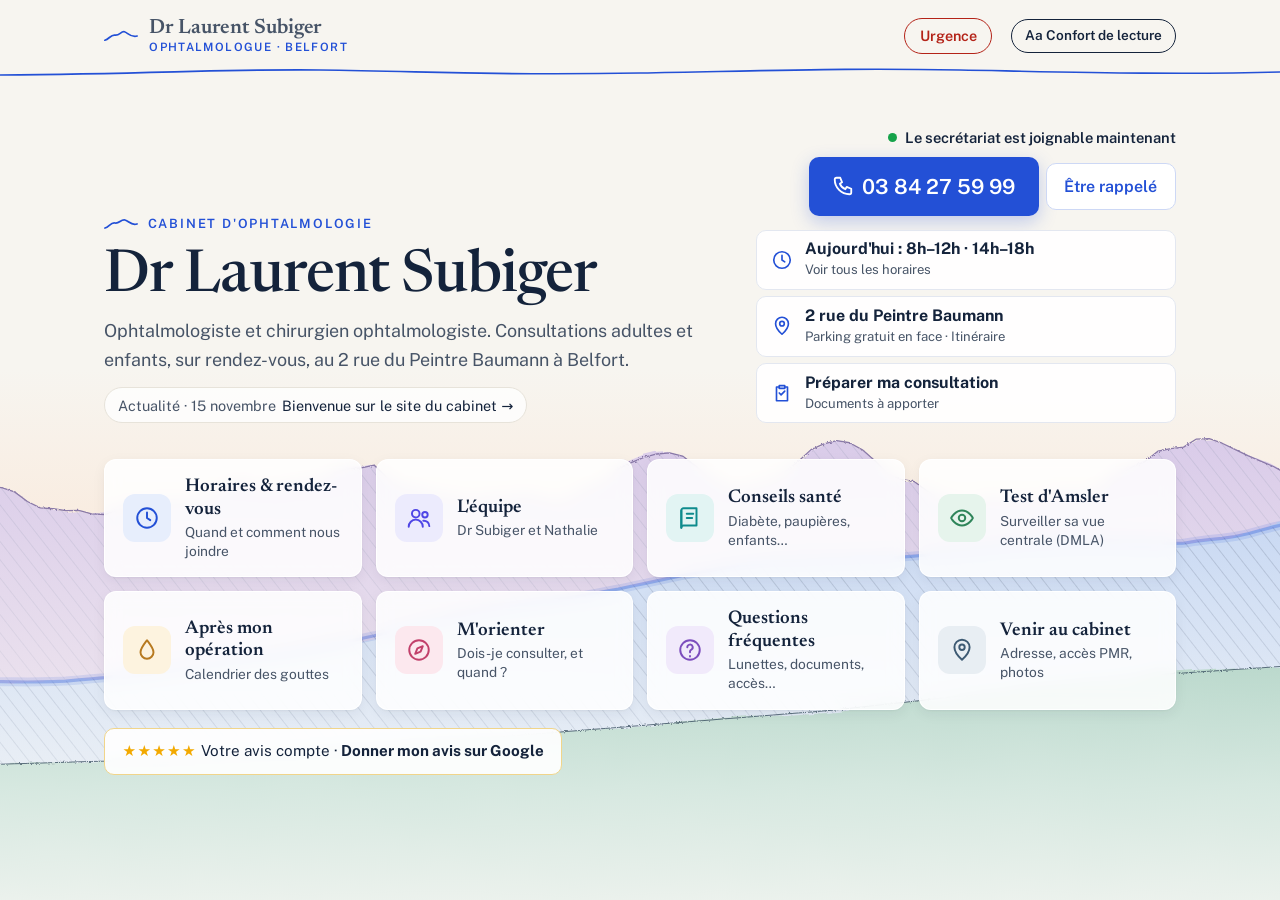
<file: index.html>
<!DOCTYPE html>
<html lang="fr">
<head>
<meta charset="utf-8">
<meta name="viewport" content="width=device-width,initial-scale=1">
<title>Dr Laurent Subiger · Ophtalmologue à Belfort</title>
<meta name="description" content="Cabinet d'ophtalmologie du Dr Laurent Subiger, 2 rue du Peintre Baumann à Belfort. Horaires, prise de rendez-vous au 03 84 27 59 99, urgences et conseils santé.">
<link rel="icon" href="/favicon.ico" sizes="48x48">
<link rel="icon" href="img/favicon.svg" type="image/svg+xml">
<link rel="icon" href="img/icon-192.png" type="image/png" sizes="192x192">
<link rel="apple-touch-icon" href="img/apple-touch-icon.png">
<meta property="og:title" content="Cabinet du Dr Laurent Subiger · Ophtalmologue à Belfort">
<meta property="og:description" content="Horaires, rendez-vous, urgences et conseils pour vos yeux.">
<link rel="preconnect" href="https://fonts.googleapis.com"><link rel="preconnect" href="https://fonts.gstatic.com" crossorigin>
<link href="https://fonts.googleapis.com/css2?family=Newsreader:opsz,wght@6..72,400;6..72,500;6..72,600&family=Public+Sans:wght@400;500;600;700&display=swap" rel="stylesheet">
<link rel="stylesheet" href="style.css?v=13">
<script type="application/ld+json">{"@context":"https://schema.org","@type":"Physician","name":"Dr Laurent Subiger","medicalSpecialty":"Ophthalmology","telephone":"+33384275999","address":{"@type":"PostalAddress","streetAddress":"2 rue du Peintre Baumann","postalCode":"90000","addressLocality":"Belfort","addressCountry":"FR"},"url":"https://mesyeuxlignebleue.fr","openingHours":["Tu-Fr 08:00-12:00","Tu-Fr 14:00-18:00","Sa 08:00-12:00"]}</script>
</head>
<body class="hub">
<svg width="0" height="0" style="position:absolute" aria-hidden="true"><defs>
  <pattern id="hatch" width="7" height="7" patternUnits="userSpaceOnUse" patternTransform="rotate(-38)"><line x1="0" y1="0" x2="0" y2="7" stroke="#7d89a0" stroke-width=".8" opacity=".7"/></pattern>
  <pattern id="hatch2" width="5" height="5" patternUnits="userSpaceOnUse" patternTransform="rotate(-38)"><line x1="0" y1="0" x2="0" y2="5" stroke="#4d586b" stroke-width=".8" opacity=".7"/></pattern>
  <linearGradient id="fadeg" x1="0" y1="0" x2="0" y2="1"><stop offset="0" stop-color="#fff"/><stop offset=".55" stop-color="#fff" stop-opacity=".5"/><stop offset="1" stop-color="#fff" stop-opacity="0"/></linearGradient>
  <mask id="fade" maskUnits="userSpaceOnUse" x="0" y="150" width="1963" height="350"><rect x="0" y="150" width="1963" height="350" fill="url(#fadeg)"/></mask>
  <linearGradient id="gsky" gradientUnits="userSpaceOnUse" x1="0" y1="150" x2="0" y2="470"><stop offset="0" stop-color="#f7f5f0"/><stop offset=".3" stop-color="#f9ece0"/><stop offset=".52" stop-color="#fbdcc4"/><stop offset=".7" stop-color="#f6d7c8"/></linearGradient>
  <linearGradient id="galps" gradientUnits="userSpaceOnUse" x1="0" y1="190" x2="0" y2="360"><stop offset="0" stop-color="#d9cbe9"/><stop offset="1" stop-color="#ece3ee"/></linearGradient>
  <linearGradient id="gvos" gradientUnits="userSpaceOnUse" x1="0" y1="180" x2="0" y2="420"><stop offset="0" stop-color="#b9cdf0"/><stop offset=".45" stop-color="#d3e0f4"/><stop offset="1" stop-color="#edf1f5"/></linearGradient>
  <linearGradient id="gfront" gradientUnits="userSpaceOnUse" x1="0" y1="320" x2="0" y2="500"><stop offset="0" stop-color="#b6d6c9"/><stop offset=".5" stop-color="#d6e8e0"/><stop offset="1" stop-color="#f1f4f0"/></linearGradient>
  <radialGradient id="gsun"><stop offset="0" stop-color="#f8b77a"/><stop offset=".6" stop-color="#fbcf9f" stop-opacity=".7"/><stop offset="1" stop-color="#fbdcc4" stop-opacity="0"/></radialGradient>
  <filter id="wash" x="-2%" y="-5%" width="104%" height="110%"><feTurbulence type="fractalNoise" baseFrequency=".02" numOctaves="3" seed="8"/><feDisplacementMap in="SourceGraphic" scale="7"/></filter>
  <filter id="pencil" x="-2%" y="-10%" width="104%" height="120%"><feTurbulence type="fractalNoise" baseFrequency=".9" numOctaves="2" seed="3"/><feDisplacementMap in="SourceGraphic" scale="1.8"/></filter>
</defs></svg>
<main class="hub-main">
  <div class="ridge" id="ridge"><!--SCENE-->
      <svg class="scene desk" viewBox="0 150 1963 330" preserveAspectRatio="xMidYMax slice" role="img" aria-label="Esquisse de la crête des Vosges et du Ballon d'Alsace, les Alpes au loin">
      <rect class="sk-sky" x="0" y="0" width="1963" height="500"/>
      <circle class="sk-sun" cx="1430" cy="200" r="30"/>
      <path class="sk-alps-fill" d="M0,275.0 L8,276.0 L16,276.0 L24,270.9 L32,268.7 L40,268.9 L48,270.9 L56,267.3 L64,267.3 L72,269.0 L80,271.0 L88,268.6 L96,267.0 L104,265.9 L112,261.7 L120,260.0 L128,258.1 L136,255.0 L144,249.0 L152,243.7 L160,236.7 L168,233.7 L176,237.0 L184,239.7 L192,238.7 L200,235.3 L208,232.3 L216,230.9 L224,236.1 L232,239.6 L240,242.0 L248,252.1 L256,254.0 L264,251.1 L272,249.0 L280,250.6 L288,259.9 L296,266.7 L304,268.4 L312,262.1 L320,252.4 L328,246.7 L336,246.7 L344,239.3 L352,236.4 L360,227.9 L368,221.0 L376,214.1 L384,215.4 L392,217.7 L400,210.4 L408,209.6 L416,216.3 L424,227.0 L432,238.7 L440,243.9 L448,248.7 L456,254.4 L464,250.9 L472,252.1 L480,256.1 L488,259.9 L496,258.3 L504,256.0 L512,257.7 L520,249.1 L528,240.6 L536,226.6 L544,210.6 L552,208.4 L560,218.4 L568,223.9 L576,222.6 L584,223.3 L592,225.9 L600,231.9 L608,235.9 L616,236.4 L624,237.6 L632,237.4 L640,239.6 L648,240.0 L656,237.6 L664,235.7 L672,234.3 L680,232.9 L688,232.0 L696,232.7 L704,233.4 L712,230.0 L720,225.7 L728,220.6 L736,221.3 L744,224.0 L752,224.0 L760,222.7 L768,220.7 L776,219.7 L784,217.6 L792,213.7 L800,211.6 L808,210.9 L816,209.3 L824,216.9 L832,223.0 L840,224.0 L848,226.0 L856,228.7 L864,229.4 L872,231.7 L880,233.0 L888,229.6 L896,230.9 L904,229.9 L912,228.1 L920,230.7 L928,232.7 L936,231.0 L944,226.7 L952,222.6 L960,219.9 L968,211.7 L976,207.7 L984,204.4 L992,202.3 L1000,201.6 L1008,203.6 L1016,209.7 L1024,216.3 L1032,220.9 L1040,225.7 L1048,223.6 L1056,220.0 L1064,216.6 L1072,213.3 L1080,207.0 L1088,199.6 L1096,196.0 L1104,194.0 L1112,195.3 L1120,199.7 L1128,206.6 L1136,214.9 L1144,218.1 L1152,219.3 L1160,225.1 L1168,229.9 L1176,232.6 L1184,234.3 L1192,233.9 L1200,229.4 L1208,231.7 L1216,232.0 L1224,231.9 L1232,230.9 L1240,227.9 L1248,227.0 L1256,228.0 L1264,225.7 L1272,220.6 L1280,215.0 L1288,210.4 L1296,207.0 L1304,200.6 L1312,199.0 L1320,198.0 L1328,193.0 L1336,192.7 L1344,195.6 L1352,199.4 L1360,203.3 L1368,206.7 L1376,210.1 L1384,214.6 L1392,207.0 L1400,202.9 L1408,199.6 L1416,205.9 L1424,208.1 L1432,212.0 L1440,214.9 L1448,210.7 L1456,221.6 L1464,219.1 L1472,216.0 L1480,213.3 L1488,212.0 L1496,211.4 L1504,209.9 L1512,208.9 L1520,208.0 L1528,207.1 L1536,205.3 L1544,201.7 L1552,199.1 L1560,198.0 L1568,203.1 L1576,212.4 L1584,207.4 L1592,200.1 L1600,201.0 L1608,203.3 L1616,204.0 L1624,203.3 L1632,203.0 L1640,205.4 L1648,205.7 L1656,205.0 L1664,205.4 L1672,210.4 L1680,234.4 L1688,235.0 L1696,232.4 L1704,232.1 L1712,233.6 L1720,236.4 L1728,237.0 L1736,236.1 L1744,235.9 L1752,238.7 L1760,240.0 L1768,239.4 L1776,222.6 L1784,214.4 L1792,215.0 L1800,219.0 L1808,221.7 L1816,225.6 L1824,230.4 L1832,235.0 L1840,239.3 L1848,243.7 L1856,229.3 L1864,222.0 L1872,227.0 L1880,227.0 L1888,227.0 L1896,227.4 L1904,224.3 L1912,217.0 L1920,211.7 L1928,209.0 L1936,209.4 L1944,211.4 L1952,216.6 L1960,223.1 L1962,223.9 L1963,500 L0,500 Z"/>
      <path class="sk-hatch light" d="M0,275.0 L8,276.0 L16,276.0 L24,270.9 L32,268.7 L40,268.9 L48,270.9 L56,267.3 L64,267.3 L72,269.0 L80,271.0 L88,268.6 L96,267.0 L104,265.9 L112,261.7 L120,260.0 L128,258.1 L136,255.0 L144,249.0 L152,243.7 L160,236.7 L168,233.7 L176,237.0 L184,239.7 L192,238.7 L200,235.3 L208,232.3 L216,230.9 L224,236.1 L232,239.6 L240,242.0 L248,252.1 L256,254.0 L264,251.1 L272,249.0 L280,250.6 L288,259.9 L296,266.7 L304,268.4 L312,262.1 L320,252.4 L328,246.7 L336,246.7 L344,239.3 L352,236.4 L360,227.9 L368,221.0 L376,214.1 L384,215.4 L392,217.7 L400,210.4 L408,209.6 L416,216.3 L424,227.0 L432,238.7 L440,243.9 L448,248.7 L456,254.4 L464,250.9 L472,252.1 L480,256.1 L488,259.9 L496,258.3 L504,256.0 L512,257.7 L520,249.1 L528,240.6 L536,226.6 L544,210.6 L552,208.4 L560,218.4 L568,223.9 L576,222.6 L584,223.3 L592,225.9 L600,231.9 L608,235.9 L616,236.4 L624,237.6 L632,237.4 L640,239.6 L648,240.0 L656,237.6 L664,235.7 L672,234.3 L680,232.9 L688,232.0 L696,232.7 L704,233.4 L712,230.0 L720,225.7 L728,220.6 L736,221.3 L744,224.0 L752,224.0 L760,222.7 L768,220.7 L776,219.7 L784,217.6 L792,213.7 L800,211.6 L808,210.9 L816,209.3 L824,216.9 L832,223.0 L840,224.0 L848,226.0 L856,228.7 L864,229.4 L872,231.7 L880,233.0 L888,229.6 L896,230.9 L904,229.9 L912,228.1 L920,230.7 L928,232.7 L936,231.0 L944,226.7 L952,222.6 L960,219.9 L968,211.7 L976,207.7 L984,204.4 L992,202.3 L1000,201.6 L1008,203.6 L1016,209.7 L1024,216.3 L1032,220.9 L1040,225.7 L1048,223.6 L1056,220.0 L1064,216.6 L1072,213.3 L1080,207.0 L1088,199.6 L1096,196.0 L1104,194.0 L1112,195.3 L1120,199.7 L1128,206.6 L1136,214.9 L1144,218.1 L1152,219.3 L1160,225.1 L1168,229.9 L1176,232.6 L1184,234.3 L1192,233.9 L1200,229.4 L1208,231.7 L1216,232.0 L1224,231.9 L1232,230.9 L1240,227.9 L1248,227.0 L1256,228.0 L1264,225.7 L1272,220.6 L1280,215.0 L1288,210.4 L1296,207.0 L1304,200.6 L1312,199.0 L1320,198.0 L1328,193.0 L1336,192.7 L1344,195.6 L1352,199.4 L1360,203.3 L1368,206.7 L1376,210.1 L1384,214.6 L1392,207.0 L1400,202.9 L1408,199.6 L1416,205.9 L1424,208.1 L1432,212.0 L1440,214.9 L1448,210.7 L1456,221.6 L1464,219.1 L1472,216.0 L1480,213.3 L1488,212.0 L1496,211.4 L1504,209.9 L1512,208.9 L1520,208.0 L1528,207.1 L1536,205.3 L1544,201.7 L1552,199.1 L1560,198.0 L1568,203.1 L1576,212.4 L1584,207.4 L1592,200.1 L1600,201.0 L1608,203.3 L1616,204.0 L1624,203.3 L1632,203.0 L1640,205.4 L1648,205.7 L1656,205.0 L1664,205.4 L1672,210.4 L1680,234.4 L1688,235.0 L1696,232.4 L1704,232.1 L1712,233.6 L1720,236.4 L1728,237.0 L1736,236.1 L1744,235.9 L1752,238.7 L1760,240.0 L1768,239.4 L1776,222.6 L1784,214.4 L1792,215.0 L1800,219.0 L1808,221.7 L1816,225.6 L1824,230.4 L1832,235.0 L1840,239.3 L1848,243.7 L1856,229.3 L1864,222.0 L1872,227.0 L1880,227.0 L1888,227.0 L1896,227.4 L1904,224.3 L1912,217.0 L1920,211.7 L1928,209.0 L1936,209.4 L1944,211.4 L1952,216.6 L1960,223.1 L1962,223.9 L1963,500 L0,500 Z"/>
      <path class="sk-alps" d="M0,275.0 L8,276.0 L16,276.0 L24,270.9 L32,268.7 L40,268.9 L48,270.9 L56,267.3 L64,267.3 L72,269.0 L80,271.0 L88,268.6 L96,267.0 L104,265.9 L112,261.7 L120,260.0 L128,258.1 L136,255.0 L144,249.0 L152,243.7 L160,236.7 L168,233.7 L176,237.0 L184,239.7 L192,238.7 L200,235.3 L208,232.3 L216,230.9 L224,236.1 L232,239.6 L240,242.0 L248,252.1 L256,254.0 L264,251.1 L272,249.0 L280,250.6 L288,259.9 L296,266.7 L304,268.4 L312,262.1 L320,252.4 L328,246.7 L336,246.7 L344,239.3 L352,236.4 L360,227.9 L368,221.0 L376,214.1 L384,215.4 L392,217.7 L400,210.4 L408,209.6 L416,216.3 L424,227.0 L432,238.7 L440,243.9 L448,248.7 L456,254.4 L464,250.9 L472,252.1 L480,256.1 L488,259.9 L496,258.3 L504,256.0 L512,257.7 L520,249.1 L528,240.6 L536,226.6 L544,210.6 L552,208.4 L560,218.4 L568,223.9 L576,222.6 L584,223.3 L592,225.9 L600,231.9 L608,235.9 L616,236.4 L624,237.6 L632,237.4 L640,239.6 L648,240.0 L656,237.6 L664,235.7 L672,234.3 L680,232.9 L688,232.0 L696,232.7 L704,233.4 L712,230.0 L720,225.7 L728,220.6 L736,221.3 L744,224.0 L752,224.0 L760,222.7 L768,220.7 L776,219.7 L784,217.6 L792,213.7 L800,211.6 L808,210.9 L816,209.3 L824,216.9 L832,223.0 L840,224.0 L848,226.0 L856,228.7 L864,229.4 L872,231.7 L880,233.0 L888,229.6 L896,230.9 L904,229.9 L912,228.1 L920,230.7 L928,232.7 L936,231.0 L944,226.7 L952,222.6 L960,219.9 L968,211.7 L976,207.7 L984,204.4 L992,202.3 L1000,201.6 L1008,203.6 L1016,209.7 L1024,216.3 L1032,220.9 L1040,225.7 L1048,223.6 L1056,220.0 L1064,216.6 L1072,213.3 L1080,207.0 L1088,199.6 L1096,196.0 L1104,194.0 L1112,195.3 L1120,199.7 L1128,206.6 L1136,214.9 L1144,218.1 L1152,219.3 L1160,225.1 L1168,229.9 L1176,232.6 L1184,234.3 L1192,233.9 L1200,229.4 L1208,231.7 L1216,232.0 L1224,231.9 L1232,230.9 L1240,227.9 L1248,227.0 L1256,228.0 L1264,225.7 L1272,220.6 L1280,215.0 L1288,210.4 L1296,207.0 L1304,200.6 L1312,199.0 L1320,198.0 L1328,193.0 L1336,192.7 L1344,195.6 L1352,199.4 L1360,203.3 L1368,206.7 L1376,210.1 L1384,214.6 L1392,207.0 L1400,202.9 L1408,199.6 L1416,205.9 L1424,208.1 L1432,212.0 L1440,214.9 L1448,210.7 L1456,221.6 L1464,219.1 L1472,216.0 L1480,213.3 L1488,212.0 L1496,211.4 L1504,209.9 L1512,208.9 L1520,208.0 L1528,207.1 L1536,205.3 L1544,201.7 L1552,199.1 L1560,198.0 L1568,203.1 L1576,212.4 L1584,207.4 L1592,200.1 L1600,201.0 L1608,203.3 L1616,204.0 L1624,203.3 L1632,203.0 L1640,205.4 L1648,205.7 L1656,205.0 L1664,205.4 L1672,210.4 L1680,234.4 L1688,235.0 L1696,232.4 L1704,232.1 L1712,233.6 L1720,236.4 L1728,237.0 L1736,236.1 L1744,235.9 L1752,238.7 L1760,240.0 L1768,239.4 L1776,222.6 L1784,214.4 L1792,215.0 L1800,219.0 L1808,221.7 L1816,225.6 L1824,230.4 L1832,235.0 L1840,239.3 L1848,243.7 L1856,229.3 L1864,222.0 L1872,227.0 L1880,227.0 L1888,227.0 L1896,227.4 L1904,224.3 L1912,217.0 L1920,211.7 L1928,209.0 L1936,209.4 L1944,211.4 L1952,216.6 L1960,223.1 L1962,223.9"/>
      <path class="sk-vos-fill" d="M0,379.2 L8,378.5 L16,377.7 L24,376.7 L32,375.5 L40,374.1 L48,372.6 L56,371.4 L64,370.2 L72,369.1 L80,368.2 L88,367.2 L96,366.2 L104,365.4 L112,364.6 L120,363.9 L128,363.3 L136,362.7 L144,362.2 L152,361.7 L160,361.2 L168,360.8 L176,360.2 L184,359.5 L192,358.8 L200,357.8 L208,356.8 L216,355.7 L224,354.3 L232,352.8 L240,351.3 L248,349.6 L256,347.7 L264,345.8 L272,343.7 L280,341.6 L288,339.3 L296,337.2 L304,335.0 L312,332.8 L320,331.0 L328,329.4 L336,328.1 L344,327.3 L352,326.6 L360,325.9 L368,325.7 L376,325.5 L384,325.3 L392,325.2 L400,325.2 L408,325.1 L416,325.4 L424,325.8 L432,326.4 L440,327.2 L448,328.2 L456,329.4 L464,330.8 L472,332.2 L480,333.7 L488,335.0 L496,336.3 L504,337.7 L512,338.8 L520,339.9 L528,340.9 L536,341.6 L544,342.3 L552,342.9 L560,343.2 L568,343.6 L576,343.9 L584,344.1 L592,344.2 L600,344.3 L608,344.2 L616,344.0 L624,343.7 L632,343.0 L640,342.3 L648,341.6 L656,340.7 L664,339.6 L672,338.5 L680,337.3 L688,336.1 L696,334.8 L704,333.7 L712,332.6 L720,331.6 L728,330.6 L736,329.6 L744,328.6 L752,327.6 L760,326.5 L768,325.2 L776,323.7 L784,322.1 L792,320.6 L800,318.9 L808,317.2 L816,315.5 L824,313.6 L832,311.8 L840,309.9 L848,308.0 L856,306.0 L864,304.0 L872,302.2 L880,300.6 L888,299.1 L896,297.8 L904,296.6 L912,295.4 L920,294.3 L928,293.2 L936,292.1 L944,290.8 L952,289.4 L960,287.9 L968,286.4 L976,284.7 L984,283.0 L992,281.3 L1000,279.6 L1008,277.9 L1016,276.4 L1024,274.9 L1032,273.5 L1040,272.3 L1048,271.3 L1056,270.4 L1064,269.7 L1072,269.3 L1080,269.0 L1088,268.7 L1096,268.5 L1104,268.4 L1112,268.1 L1120,267.9 L1128,267.7 L1136,267.1 L1144,266.5 L1152,265.9 L1160,265.2 L1168,264.4 L1176,263.6 L1184,262.7 L1192,261.9 L1200,261.1 L1208,260.2 L1216,259.4 L1224,258.7 L1232,258.0 L1240,257.5 L1248,257.0 L1256,256.7 L1264,256.7 L1272,257.0 L1280,257.3 L1288,257.6 L1296,257.7 L1304,258.0 L1312,258.0 L1320,257.9 L1328,256.6 L1336,255.6 L1344,254.8 L1352,253.7 L1360,252.0 L1368,249.8 L1376,247.7 L1384,245.8 L1392,244.3 L1400,241.9 L1408,239.5 L1416,237.1 L1424,234.7 L1432,232.1 L1440,229.4 L1448,226.1 L1456,223.0 L1464,220.0 L1472,217.4 L1480,215.1 L1488,213.0 L1496,211.5 L1504,210.1 L1512,208.9 L1520,207.3 L1528,205.6 L1536,203.9 L1544,202.2 L1552,200.6 L1560,199.1 L1568,198.2 L1576,197.6 L1584,197.5 L1592,197.7 L1600,197.9 L1608,198.0 L1616,197.8 L1624,197.4 L1632,196.8 L1640,196.0 L1648,195.0 L1656,193.7 L1664,192.7 L1672,191.7 L1680,190.7 L1688,189.4 L1696,188.2 L1704,187.1 L1712,187.3 L1720,188.0 L1728,189.2 L1736,191.3 L1744,194.1 L1752,197.4 L1760,201.3 L1768,205.1 L1776,208.7 L1784,212.1 L1792,215.5 L1800,219.0 L1808,222.8 L1816,226.7 L1824,230.8 L1832,234.8 L1840,239.4 L1848,244.7 L1856,249.8 L1864,254.7 L1872,259.6 L1880,264.3 L1888,269.0 L1896,273.5 L1904,276.8 L1912,280.0 L1920,283.1 L1928,286.1 L1936,288.7 L1944,290.9 L1952,292.6 L1960,296.0 L1962,297.3 L1963,500 L0,500 Z"/>
      <path class="sk-hatch" d="M0,379.2 L8,378.5 L16,377.7 L24,376.7 L32,375.5 L40,374.1 L48,372.6 L56,371.4 L64,370.2 L72,369.1 L80,368.2 L88,367.2 L96,366.2 L104,365.4 L112,364.6 L120,363.9 L128,363.3 L136,362.7 L144,362.2 L152,361.7 L160,361.2 L168,360.8 L176,360.2 L184,359.5 L192,358.8 L200,357.8 L208,356.8 L216,355.7 L224,354.3 L232,352.8 L240,351.3 L248,349.6 L256,347.7 L264,345.8 L272,343.7 L280,341.6 L288,339.3 L296,337.2 L304,335.0 L312,332.8 L320,331.0 L328,329.4 L336,328.1 L344,327.3 L352,326.6 L360,325.9 L368,325.7 L376,325.5 L384,325.3 L392,325.2 L400,325.2 L408,325.1 L416,325.4 L424,325.8 L432,326.4 L440,327.2 L448,328.2 L456,329.4 L464,330.8 L472,332.2 L480,333.7 L488,335.0 L496,336.3 L504,337.7 L512,338.8 L520,339.9 L528,340.9 L536,341.6 L544,342.3 L552,342.9 L560,343.2 L568,343.6 L576,343.9 L584,344.1 L592,344.2 L600,344.3 L608,344.2 L616,344.0 L624,343.7 L632,343.0 L640,342.3 L648,341.6 L656,340.7 L664,339.6 L672,338.5 L680,337.3 L688,336.1 L696,334.8 L704,333.7 L712,332.6 L720,331.6 L728,330.6 L736,329.6 L744,328.6 L752,327.6 L760,326.5 L768,325.2 L776,323.7 L784,322.1 L792,320.6 L800,318.9 L808,317.2 L816,315.5 L824,313.6 L832,311.8 L840,309.9 L848,308.0 L856,306.0 L864,304.0 L872,302.2 L880,300.6 L888,299.1 L896,297.8 L904,296.6 L912,295.4 L920,294.3 L928,293.2 L936,292.1 L944,290.8 L952,289.4 L960,287.9 L968,286.4 L976,284.7 L984,283.0 L992,281.3 L1000,279.6 L1008,277.9 L1016,276.4 L1024,274.9 L1032,273.5 L1040,272.3 L1048,271.3 L1056,270.4 L1064,269.7 L1072,269.3 L1080,269.0 L1088,268.7 L1096,268.5 L1104,268.4 L1112,268.1 L1120,267.9 L1128,267.7 L1136,267.1 L1144,266.5 L1152,265.9 L1160,265.2 L1168,264.4 L1176,263.6 L1184,262.7 L1192,261.9 L1200,261.1 L1208,260.2 L1216,259.4 L1224,258.7 L1232,258.0 L1240,257.5 L1248,257.0 L1256,256.7 L1264,256.7 L1272,257.0 L1280,257.3 L1288,257.6 L1296,257.7 L1304,258.0 L1312,258.0 L1320,257.9 L1328,256.6 L1336,255.6 L1344,254.8 L1352,253.7 L1360,252.0 L1368,249.8 L1376,247.7 L1384,245.8 L1392,244.3 L1400,241.9 L1408,239.5 L1416,237.1 L1424,234.7 L1432,232.1 L1440,229.4 L1448,226.1 L1456,223.0 L1464,220.0 L1472,217.4 L1480,215.1 L1488,213.0 L1496,211.5 L1504,210.1 L1512,208.9 L1520,207.3 L1528,205.6 L1536,203.9 L1544,202.2 L1552,200.6 L1560,199.1 L1568,198.2 L1576,197.6 L1584,197.5 L1592,197.7 L1600,197.9 L1608,198.0 L1616,197.8 L1624,197.4 L1632,196.8 L1640,196.0 L1648,195.0 L1656,193.7 L1664,192.7 L1672,191.7 L1680,190.7 L1688,189.4 L1696,188.2 L1704,187.1 L1712,187.3 L1720,188.0 L1728,189.2 L1736,191.3 L1744,194.1 L1752,197.4 L1760,201.3 L1768,205.1 L1776,208.7 L1784,212.1 L1792,215.5 L1800,219.0 L1808,222.8 L1816,226.7 L1824,230.8 L1832,234.8 L1840,239.4 L1848,244.7 L1856,249.8 L1864,254.7 L1872,259.6 L1880,264.3 L1888,269.0 L1896,273.5 L1904,276.8 L1912,280.0 L1920,283.1 L1928,286.1 L1936,288.7 L1944,290.9 L1952,292.6 L1960,296.0 L1962,297.3 L1963,500 L0,500 Z"/>
      <path class="sk-front-fill" d="M0,420.0 L8,419.5 L16,419.0 L24,418.6 L32,418.1 L40,417.6 L48,417.1 L56,416.6 L64,416.2 L72,415.7 L80,415.2 L88,414.7 L96,414.2 L104,413.8 L112,413.3 L120,412.8 L128,412.3 L136,411.8 L144,411.4 L152,410.9 L160,410.4 L168,409.9 L176,409.4 L184,409.0 L192,408.5 L200,408.0 L208,407.5 L216,407.0 L224,406.6 L232,406.1 L240,405.6 L248,405.1 L256,404.8 L264,404.6 L272,404.4 L280,404.2 L288,403.9 L296,403.7 L304,403.5 L312,403.3 L320,403.0 L328,402.8 L336,402.6 L344,402.4 L352,402.1 L360,401.9 L368,401.7 L376,401.5 L384,401.2 L392,401.0 L400,400.8 L408,400.6 L416,400.4 L424,400.1 L432,399.9 L440,399.7 L448,399.5 L456,399.2 L464,399.0 L472,398.8 L480,398.6 L488,398.3 L496,398.1 L504,397.9 L512,397.6 L520,397.4 L528,397.2 L536,396.9 L544,396.7 L552,396.4 L560,396.2 L568,396.0 L576,395.7 L584,395.5 L592,395.2 L600,395.0 L608,394.8 L616,394.5 L624,394.3 L632,394.0 L640,393.8 L648,393.6 L656,393.3 L664,393.1 L672,392.8 L680,392.6 L688,392.4 L696,392.1 L704,391.7 L712,391.2 L720,390.6 L728,390.0 L736,389.5 L744,388.9 L752,388.4 L760,387.8 L768,387.2 L776,386.7 L784,386.1 L792,385.6 L800,385.0 L808,384.4 L816,383.9 L824,383.3 L832,382.8 L840,382.2 L848,381.6 L856,381.1 L864,380.5 L872,380.0 L880,379.4 L888,378.8 L896,378.3 L904,377.7 L912,377.0 L920,376.4 L928,375.8 L936,375.1 L944,374.5 L952,373.8 L960,373.2 L968,372.6 L976,371.9 L984,371.3 L992,370.6 L1000,370.0 L1008,369.4 L1016,368.7 L1024,368.1 L1032,367.4 L1040,366.8 L1048,366.2 L1056,365.5 L1064,364.9 L1072,364.2 L1080,363.6 L1088,363.0 L1096,362.3 L1104,361.6 L1112,360.7 L1120,359.8 L1128,358.9 L1136,358.0 L1144,357.2 L1152,356.3 L1160,355.4 L1168,354.5 L1176,353.6 L1184,352.8 L1192,351.9 L1200,351.0 L1208,350.1 L1216,349.2 L1224,348.4 L1232,347.5 L1240,346.6 L1248,345.7 L1256,344.8 L1264,344.0 L1272,343.1 L1280,342.2 L1288,341.3 L1296,340.4 L1304,339.7 L1312,339.2 L1320,338.7 L1328,338.1 L1336,337.6 L1344,337.1 L1352,336.5 L1360,336.0 L1368,335.5 L1376,334.9 L1384,334.4 L1392,333.9 L1400,333.3 L1408,332.8 L1416,332.3 L1424,331.7 L1432,331.2 L1440,330.7 L1448,330.1 L1456,330.2 L1464,330.4 L1472,330.6 L1480,330.8 L1488,331.0 L1496,331.2 L1504,331.4 L1512,331.7 L1520,331.9 L1528,332.1 L1536,332.3 L1544,332.5 L1552,332.7 L1560,332.9 L1568,333.1 L1576,333.4 L1584,333.6 L1592,333.8 L1600,334.0 L1608,334.9 L1616,335.7 L1624,336.6 L1632,337.4 L1640,338.3 L1648,339.1 L1656,340.0 L1664,340.8 L1672,341.7 L1680,342.5 L1688,343.4 L1696,344.2 L1704,345.1 L1712,345.9 L1720,346.8 L1728,347.7 L1736,348.5 L1744,349.4 L1752,350.1 L1760,350.6 L1768,351.0 L1776,351.5 L1784,351.9 L1792,352.4 L1800,352.8 L1808,353.3 L1816,353.7 L1824,354.2 L1832,354.6 L1840,355.1 L1848,355.5 L1856,356.0 L1864,356.4 L1872,356.9 L1880,357.3 L1888,357.8 L1896,358.2 L1904,358.7 L1912,359.1 L1920,359.6 L1928,360.0 L1936,360.5 L1944,360.9 L1952,361.4 L1960,361.8 L1962,361.9 L1963,500 L0,500 Z"/>
      <path class="sk-ink thin" d="M0,420.0 L8,419.5 L16,419.0 L24,418.6 L32,418.1 L40,417.6 L48,417.1 L56,416.6 L64,416.2 L72,415.7 L80,415.2 L88,414.7 L96,414.2 L104,413.8 L112,413.3 L120,412.8 L128,412.3 L136,411.8 L144,411.4 L152,410.9 L160,410.4 L168,409.9 L176,409.4 L184,409.0 L192,408.5 L200,408.0 L208,407.5 L216,407.0 L224,406.6 L232,406.1 L240,405.6 L248,405.1 L256,404.8 L264,404.6 L272,404.4 L280,404.2 L288,403.9 L296,403.7 L304,403.5 L312,403.3 L320,403.0 L328,402.8 L336,402.6 L344,402.4 L352,402.1 L360,401.9 L368,401.7 L376,401.5 L384,401.2 L392,401.0 L400,400.8 L408,400.6 L416,400.4 L424,400.1 L432,399.9 L440,399.7 L448,399.5 L456,399.2 L464,399.0 L472,398.8 L480,398.6 L488,398.3 L496,398.1 L504,397.9 L512,397.6 L520,397.4 L528,397.2 L536,396.9 L544,396.7 L552,396.4 L560,396.2 L568,396.0 L576,395.7 L584,395.5 L592,395.2 L600,395.0 L608,394.8 L616,394.5 L624,394.3 L632,394.0 L640,393.8 L648,393.6 L656,393.3 L664,393.1 L672,392.8 L680,392.6 L688,392.4 L696,392.1 L704,391.7 L712,391.2 L720,390.6 L728,390.0 L736,389.5 L744,388.9 L752,388.4 L760,387.8 L768,387.2 L776,386.7 L784,386.1 L792,385.6 L800,385.0 L808,384.4 L816,383.9 L824,383.3 L832,382.8 L840,382.2 L848,381.6 L856,381.1 L864,380.5 L872,380.0 L880,379.4 L888,378.8 L896,378.3 L904,377.7 L912,377.0 L920,376.4 L928,375.8 L936,375.1 L944,374.5 L952,373.8 L960,373.2 L968,372.6 L976,371.9 L984,371.3 L992,370.6 L1000,370.0 L1008,369.4 L1016,368.7 L1024,368.1 L1032,367.4 L1040,366.8 L1048,366.2 L1056,365.5 L1064,364.9 L1072,364.2 L1080,363.6 L1088,363.0 L1096,362.3 L1104,361.6 L1112,360.7 L1120,359.8 L1128,358.9 L1136,358.0 L1144,357.2 L1152,356.3 L1160,355.4 L1168,354.5 L1176,353.6 L1184,352.8 L1192,351.9 L1200,351.0 L1208,350.1 L1216,349.2 L1224,348.4 L1232,347.5 L1240,346.6 L1248,345.7 L1256,344.8 L1264,344.0 L1272,343.1 L1280,342.2 L1288,341.3 L1296,340.4 L1304,339.7 L1312,339.2 L1320,338.7 L1328,338.1 L1336,337.6 L1344,337.1 L1352,336.5 L1360,336.0 L1368,335.5 L1376,334.9 L1384,334.4 L1392,333.9 L1400,333.3 L1408,332.8 L1416,332.3 L1424,331.7 L1432,331.2 L1440,330.7 L1448,330.1 L1456,330.2 L1464,330.4 L1472,330.6 L1480,330.8 L1488,331.0 L1496,331.2 L1504,331.4 L1512,331.7 L1520,331.9 L1528,332.1 L1536,332.3 L1544,332.5 L1552,332.7 L1560,332.9 L1568,333.1 L1576,333.4 L1584,333.6 L1592,333.8 L1600,334.0 L1608,334.9 L1616,335.7 L1624,336.6 L1632,337.4 L1640,338.3 L1648,339.1 L1656,340.0 L1664,340.8 L1672,341.7 L1680,342.5 L1688,343.4 L1696,344.2 L1704,345.1 L1712,345.9 L1720,346.8 L1728,347.7 L1736,348.5 L1744,349.4 L1752,350.1 L1760,350.6 L1768,351.0 L1776,351.5 L1784,351.9 L1792,352.4 L1800,352.8 L1808,353.3 L1816,353.7 L1824,354.2 L1832,354.6 L1840,355.1 L1848,355.5 L1856,356.0 L1864,356.4 L1872,356.9 L1880,357.3 L1888,357.8 L1896,358.2 L1904,358.7 L1912,359.1 L1920,359.6 L1928,360.0 L1936,360.5 L1944,360.9 L1952,361.4 L1960,361.8 L1962,361.9"/>
      <g class="sk-ink" stroke-width="1.3"><circle cx="1712" cy="178.1" r="6"/><path d="M1696,185.1 V163.1 M1704,185.1 V163.1 M1692,186.1 H1722"/></g>
      <path class="halo" d="M0,379.2 L8,378.5 L16,377.7 L24,376.7 L32,375.5 L40,374.1 L48,372.6 L56,371.4 L64,370.2 L72,369.1 L80,368.2 L88,367.2 L96,366.2 L104,365.4 L112,364.6 L120,363.9 L128,363.3 L136,362.7 L144,362.2 L152,361.7 L160,361.2 L168,360.8 L176,360.2 L184,359.5 L192,358.8 L200,357.8 L208,356.8 L216,355.7 L224,354.3 L232,352.8 L240,351.3 L248,349.6 L256,347.7 L264,345.8 L272,343.7 L280,341.6 L288,339.3 L296,337.2 L304,335.0 L312,332.8 L320,331.0 L328,329.4 L336,328.1 L344,327.3 L352,326.6 L360,325.9 L368,325.7 L376,325.5 L384,325.3 L392,325.2 L400,325.2 L408,325.1 L416,325.4 L424,325.8 L432,326.4 L440,327.2 L448,328.2 L456,329.4 L464,330.8 L472,332.2 L480,333.7 L488,335.0 L496,336.3 L504,337.7 L512,338.8 L520,339.9 L528,340.9 L536,341.6 L544,342.3 L552,342.9 L560,343.2 L568,343.6 L576,343.9 L584,344.1 L592,344.2 L600,344.3 L608,344.2 L616,344.0 L624,343.7 L632,343.0 L640,342.3 L648,341.6 L656,340.7 L664,339.6 L672,338.5 L680,337.3 L688,336.1 L696,334.8 L704,333.7 L712,332.6 L720,331.6 L728,330.6 L736,329.6 L744,328.6 L752,327.6 L760,326.5 L768,325.2 L776,323.7 L784,322.1 L792,320.6 L800,318.9 L808,317.2 L816,315.5 L824,313.6 L832,311.8 L840,309.9 L848,308.0 L856,306.0 L864,304.0 L872,302.2 L880,300.6 L888,299.1 L896,297.8 L904,296.6 L912,295.4 L920,294.3 L928,293.2 L936,292.1 L944,290.8 L952,289.4 L960,287.9 L968,286.4 L976,284.7 L984,283.0 L992,281.3 L1000,279.6 L1008,277.9 L1016,276.4 L1024,274.9 L1032,273.5 L1040,272.3 L1048,271.3 L1056,270.4 L1064,269.7 L1072,269.3 L1080,269.0 L1088,268.7 L1096,268.5 L1104,268.4 L1112,268.1 L1120,267.9 L1128,267.7 L1136,267.1 L1144,266.5 L1152,265.9 L1160,265.2 L1168,264.4 L1176,263.6 L1184,262.7 L1192,261.9 L1200,261.1 L1208,260.2 L1216,259.4 L1224,258.7 L1232,258.0 L1240,257.5 L1248,257.0 L1256,256.7 L1264,256.7 L1272,257.0 L1280,257.3 L1288,257.6 L1296,257.7 L1304,258.0 L1312,258.0 L1320,257.9 L1328,256.6 L1336,255.6 L1344,254.8 L1352,253.7 L1360,252.0 L1368,249.8 L1376,247.7 L1384,245.8 L1392,244.3 L1400,241.9 L1408,239.5 L1416,237.1 L1424,234.7 L1432,232.1 L1440,229.4 L1448,226.1 L1456,223.0 L1464,220.0 L1472,217.4 L1480,215.1 L1488,213.0 L1496,211.5 L1504,210.1 L1512,208.9 L1520,207.3 L1528,205.6 L1536,203.9 L1544,202.2 L1552,200.6 L1560,199.1 L1568,198.2 L1576,197.6 L1584,197.5 L1592,197.7 L1600,197.9 L1608,198.0 L1616,197.8 L1624,197.4 L1632,196.8 L1640,196.0 L1648,195.0 L1656,193.7 L1664,192.7 L1672,191.7 L1680,190.7 L1688,189.4 L1696,188.2 L1704,187.1 L1712,187.3 L1720,188.0 L1728,189.2 L1736,191.3 L1744,194.1 L1752,197.4 L1760,201.3 L1768,205.1 L1776,208.7 L1784,212.1 L1792,215.5 L1800,219.0 L1808,222.8 L1816,226.7 L1824,230.8 L1832,234.8 L1840,239.4 L1848,244.7 L1856,249.8 L1864,254.7 L1872,259.6 L1880,264.3 L1888,269.0 L1896,273.5 L1904,276.8 L1912,280.0 L1920,283.1 L1928,286.1 L1936,288.7 L1944,290.9 L1952,292.6 L1960,296.0 L1962,297.3"/>
      <path class="ridge-line" id="ridge-path" pathLength="1" d="M0,379.2 L8,378.5 L16,377.7 L24,376.7 L32,375.5 L40,374.1 L48,372.6 L56,371.4 L64,370.2 L72,369.1 L80,368.2 L88,367.2 L96,366.2 L104,365.4 L112,364.6 L120,363.9 L128,363.3 L136,362.7 L144,362.2 L152,361.7 L160,361.2 L168,360.8 L176,360.2 L184,359.5 L192,358.8 L200,357.8 L208,356.8 L216,355.7 L224,354.3 L232,352.8 L240,351.3 L248,349.6 L256,347.7 L264,345.8 L272,343.7 L280,341.6 L288,339.3 L296,337.2 L304,335.0 L312,332.8 L320,331.0 L328,329.4 L336,328.1 L344,327.3 L352,326.6 L360,325.9 L368,325.7 L376,325.5 L384,325.3 L392,325.2 L400,325.2 L408,325.1 L416,325.4 L424,325.8 L432,326.4 L440,327.2 L448,328.2 L456,329.4 L464,330.8 L472,332.2 L480,333.7 L488,335.0 L496,336.3 L504,337.7 L512,338.8 L520,339.9 L528,340.9 L536,341.6 L544,342.3 L552,342.9 L560,343.2 L568,343.6 L576,343.9 L584,344.1 L592,344.2 L600,344.3 L608,344.2 L616,344.0 L624,343.7 L632,343.0 L640,342.3 L648,341.6 L656,340.7 L664,339.6 L672,338.5 L680,337.3 L688,336.1 L696,334.8 L704,333.7 L712,332.6 L720,331.6 L728,330.6 L736,329.6 L744,328.6 L752,327.6 L760,326.5 L768,325.2 L776,323.7 L784,322.1 L792,320.6 L800,318.9 L808,317.2 L816,315.5 L824,313.6 L832,311.8 L840,309.9 L848,308.0 L856,306.0 L864,304.0 L872,302.2 L880,300.6 L888,299.1 L896,297.8 L904,296.6 L912,295.4 L920,294.3 L928,293.2 L936,292.1 L944,290.8 L952,289.4 L960,287.9 L968,286.4 L976,284.7 L984,283.0 L992,281.3 L1000,279.6 L1008,277.9 L1016,276.4 L1024,274.9 L1032,273.5 L1040,272.3 L1048,271.3 L1056,270.4 L1064,269.7 L1072,269.3 L1080,269.0 L1088,268.7 L1096,268.5 L1104,268.4 L1112,268.1 L1120,267.9 L1128,267.7 L1136,267.1 L1144,266.5 L1152,265.9 L1160,265.2 L1168,264.4 L1176,263.6 L1184,262.7 L1192,261.9 L1200,261.1 L1208,260.2 L1216,259.4 L1224,258.7 L1232,258.0 L1240,257.5 L1248,257.0 L1256,256.7 L1264,256.7 L1272,257.0 L1280,257.3 L1288,257.6 L1296,257.7 L1304,258.0 L1312,258.0 L1320,257.9 L1328,256.6 L1336,255.6 L1344,254.8 L1352,253.7 L1360,252.0 L1368,249.8 L1376,247.7 L1384,245.8 L1392,244.3 L1400,241.9 L1408,239.5 L1416,237.1 L1424,234.7 L1432,232.1 L1440,229.4 L1448,226.1 L1456,223.0 L1464,220.0 L1472,217.4 L1480,215.1 L1488,213.0 L1496,211.5 L1504,210.1 L1512,208.9 L1520,207.3 L1528,205.6 L1536,203.9 L1544,202.2 L1552,200.6 L1560,199.1 L1568,198.2 L1576,197.6 L1584,197.5 L1592,197.7 L1600,197.9 L1608,198.0 L1616,197.8 L1624,197.4 L1632,196.8 L1640,196.0 L1648,195.0 L1656,193.7 L1664,192.7 L1672,191.7 L1680,190.7 L1688,189.4 L1696,188.2 L1704,187.1 L1712,187.3 L1720,188.0 L1728,189.2 L1736,191.3 L1744,194.1 L1752,197.4 L1760,201.3 L1768,205.1 L1776,208.7 L1784,212.1 L1792,215.5 L1800,219.0 L1808,222.8 L1816,226.7 L1824,230.8 L1832,234.8 L1840,239.4 L1848,244.7 L1856,249.8 L1864,254.7 L1872,259.6 L1880,264.3 L1888,269.0 L1896,273.5 L1904,276.8 L1912,280.0 L1920,283.1 L1928,286.1 L1936,288.7 L1944,290.9 L1952,292.6 L1960,296.0 L1962,297.3"/>
      <path class="glint" pathLength="1" d="M0,379.2 L8,378.5 L16,377.7 L24,376.7 L32,375.5 L40,374.1 L48,372.6 L56,371.4 L64,370.2 L72,369.1 L80,368.2 L88,367.2 L96,366.2 L104,365.4 L112,364.6 L120,363.9 L128,363.3 L136,362.7 L144,362.2 L152,361.7 L160,361.2 L168,360.8 L176,360.2 L184,359.5 L192,358.8 L200,357.8 L208,356.8 L216,355.7 L224,354.3 L232,352.8 L240,351.3 L248,349.6 L256,347.7 L264,345.8 L272,343.7 L280,341.6 L288,339.3 L296,337.2 L304,335.0 L312,332.8 L320,331.0 L328,329.4 L336,328.1 L344,327.3 L352,326.6 L360,325.9 L368,325.7 L376,325.5 L384,325.3 L392,325.2 L400,325.2 L408,325.1 L416,325.4 L424,325.8 L432,326.4 L440,327.2 L448,328.2 L456,329.4 L464,330.8 L472,332.2 L480,333.7 L488,335.0 L496,336.3 L504,337.7 L512,338.8 L520,339.9 L528,340.9 L536,341.6 L544,342.3 L552,342.9 L560,343.2 L568,343.6 L576,343.9 L584,344.1 L592,344.2 L600,344.3 L608,344.2 L616,344.0 L624,343.7 L632,343.0 L640,342.3 L648,341.6 L656,340.7 L664,339.6 L672,338.5 L680,337.3 L688,336.1 L696,334.8 L704,333.7 L712,332.6 L720,331.6 L728,330.6 L736,329.6 L744,328.6 L752,327.6 L760,326.5 L768,325.2 L776,323.7 L784,322.1 L792,320.6 L800,318.9 L808,317.2 L816,315.5 L824,313.6 L832,311.8 L840,309.9 L848,308.0 L856,306.0 L864,304.0 L872,302.2 L880,300.6 L888,299.1 L896,297.8 L904,296.6 L912,295.4 L920,294.3 L928,293.2 L936,292.1 L944,290.8 L952,289.4 L960,287.9 L968,286.4 L976,284.7 L984,283.0 L992,281.3 L1000,279.6 L1008,277.9 L1016,276.4 L1024,274.9 L1032,273.5 L1040,272.3 L1048,271.3 L1056,270.4 L1064,269.7 L1072,269.3 L1080,269.0 L1088,268.7 L1096,268.5 L1104,268.4 L1112,268.1 L1120,267.9 L1128,267.7 L1136,267.1 L1144,266.5 L1152,265.9 L1160,265.2 L1168,264.4 L1176,263.6 L1184,262.7 L1192,261.9 L1200,261.1 L1208,260.2 L1216,259.4 L1224,258.7 L1232,258.0 L1240,257.5 L1248,257.0 L1256,256.7 L1264,256.7 L1272,257.0 L1280,257.3 L1288,257.6 L1296,257.7 L1304,258.0 L1312,258.0 L1320,257.9 L1328,256.6 L1336,255.6 L1344,254.8 L1352,253.7 L1360,252.0 L1368,249.8 L1376,247.7 L1384,245.8 L1392,244.3 L1400,241.9 L1408,239.5 L1416,237.1 L1424,234.7 L1432,232.1 L1440,229.4 L1448,226.1 L1456,223.0 L1464,220.0 L1472,217.4 L1480,215.1 L1488,213.0 L1496,211.5 L1504,210.1 L1512,208.9 L1520,207.3 L1528,205.6 L1536,203.9 L1544,202.2 L1552,200.6 L1560,199.1 L1568,198.2 L1576,197.6 L1584,197.5 L1592,197.7 L1600,197.9 L1608,198.0 L1616,197.8 L1624,197.4 L1632,196.8 L1640,196.0 L1648,195.0 L1656,193.7 L1664,192.7 L1672,191.7 L1680,190.7 L1688,189.4 L1696,188.2 L1704,187.1 L1712,187.3 L1720,188.0 L1728,189.2 L1736,191.3 L1744,194.1 L1752,197.4 L1760,201.3 L1768,205.1 L1776,208.7 L1784,212.1 L1792,215.5 L1800,219.0 L1808,222.8 L1816,226.7 L1824,230.8 L1832,234.8 L1840,239.4 L1848,244.7 L1856,249.8 L1864,254.7 L1872,259.6 L1880,264.3 L1888,269.0 L1896,273.5 L1904,276.8 L1912,280.0 L1920,283.1 L1928,286.1 L1936,288.7 L1944,290.9 L1952,292.6 L1960,296.0 L1962,297.3"/>
    </svg>
      <svg class="scene mob" viewBox="1050 170 913 300" preserveAspectRatio="xMidYMax slice" role="img" aria-label="Esquisse de la crête des Vosges et du Ballon d'Alsace, les Alpes au loin">
      <rect class="sk-sky" x="0" y="0" width="1963" height="500"/>
      <circle class="sk-sun" cx="1430" cy="200" r="30"/>
      <path class="sk-alps-fill" d="M0,275.0 L8,276.0 L16,276.0 L24,270.9 L32,268.7 L40,268.9 L48,270.9 L56,267.3 L64,267.3 L72,269.0 L80,271.0 L88,268.6 L96,267.0 L104,265.9 L112,261.7 L120,260.0 L128,258.1 L136,255.0 L144,249.0 L152,243.7 L160,236.7 L168,233.7 L176,237.0 L184,239.7 L192,238.7 L200,235.3 L208,232.3 L216,230.9 L224,236.1 L232,239.6 L240,242.0 L248,252.1 L256,254.0 L264,251.1 L272,249.0 L280,250.6 L288,259.9 L296,266.7 L304,268.4 L312,262.1 L320,252.4 L328,246.7 L336,246.7 L344,239.3 L352,236.4 L360,227.9 L368,221.0 L376,214.1 L384,215.4 L392,217.7 L400,210.4 L408,209.6 L416,216.3 L424,227.0 L432,238.7 L440,243.9 L448,248.7 L456,254.4 L464,250.9 L472,252.1 L480,256.1 L488,259.9 L496,258.3 L504,256.0 L512,257.7 L520,249.1 L528,240.6 L536,226.6 L544,210.6 L552,208.4 L560,218.4 L568,223.9 L576,222.6 L584,223.3 L592,225.9 L600,231.9 L608,235.9 L616,236.4 L624,237.6 L632,237.4 L640,239.6 L648,240.0 L656,237.6 L664,235.7 L672,234.3 L680,232.9 L688,232.0 L696,232.7 L704,233.4 L712,230.0 L720,225.7 L728,220.6 L736,221.3 L744,224.0 L752,224.0 L760,222.7 L768,220.7 L776,219.7 L784,217.6 L792,213.7 L800,211.6 L808,210.9 L816,209.3 L824,216.9 L832,223.0 L840,224.0 L848,226.0 L856,228.7 L864,229.4 L872,231.7 L880,233.0 L888,229.6 L896,230.9 L904,229.9 L912,228.1 L920,230.7 L928,232.7 L936,231.0 L944,226.7 L952,222.6 L960,219.9 L968,211.7 L976,207.7 L984,204.4 L992,202.3 L1000,201.6 L1008,203.6 L1016,209.7 L1024,216.3 L1032,220.9 L1040,225.7 L1048,223.6 L1056,220.0 L1064,216.6 L1072,213.3 L1080,207.0 L1088,199.6 L1096,196.0 L1104,194.0 L1112,195.3 L1120,199.7 L1128,206.6 L1136,214.9 L1144,218.1 L1152,219.3 L1160,225.1 L1168,229.9 L1176,232.6 L1184,234.3 L1192,233.9 L1200,229.4 L1208,231.7 L1216,232.0 L1224,231.9 L1232,230.9 L1240,227.9 L1248,227.0 L1256,228.0 L1264,225.7 L1272,220.6 L1280,215.0 L1288,210.4 L1296,207.0 L1304,200.6 L1312,199.0 L1320,198.0 L1328,193.0 L1336,192.7 L1344,195.6 L1352,199.4 L1360,203.3 L1368,206.7 L1376,210.1 L1384,214.6 L1392,207.0 L1400,202.9 L1408,199.6 L1416,205.9 L1424,208.1 L1432,212.0 L1440,214.9 L1448,210.7 L1456,221.6 L1464,219.1 L1472,216.0 L1480,213.3 L1488,212.0 L1496,211.4 L1504,209.9 L1512,208.9 L1520,208.0 L1528,207.1 L1536,205.3 L1544,201.7 L1552,199.1 L1560,198.0 L1568,203.1 L1576,212.4 L1584,207.4 L1592,200.1 L1600,201.0 L1608,203.3 L1616,204.0 L1624,203.3 L1632,203.0 L1640,205.4 L1648,205.7 L1656,205.0 L1664,205.4 L1672,210.4 L1680,234.4 L1688,235.0 L1696,232.4 L1704,232.1 L1712,233.6 L1720,236.4 L1728,237.0 L1736,236.1 L1744,235.9 L1752,238.7 L1760,240.0 L1768,239.4 L1776,222.6 L1784,214.4 L1792,215.0 L1800,219.0 L1808,221.7 L1816,225.6 L1824,230.4 L1832,235.0 L1840,239.3 L1848,243.7 L1856,229.3 L1864,222.0 L1872,227.0 L1880,227.0 L1888,227.0 L1896,227.4 L1904,224.3 L1912,217.0 L1920,211.7 L1928,209.0 L1936,209.4 L1944,211.4 L1952,216.6 L1960,223.1 L1962,223.9 L1963,500 L0,500 Z"/>
      <path class="sk-hatch light" d="M0,275.0 L8,276.0 L16,276.0 L24,270.9 L32,268.7 L40,268.9 L48,270.9 L56,267.3 L64,267.3 L72,269.0 L80,271.0 L88,268.6 L96,267.0 L104,265.9 L112,261.7 L120,260.0 L128,258.1 L136,255.0 L144,249.0 L152,243.7 L160,236.7 L168,233.7 L176,237.0 L184,239.7 L192,238.7 L200,235.3 L208,232.3 L216,230.9 L224,236.1 L232,239.6 L240,242.0 L248,252.1 L256,254.0 L264,251.1 L272,249.0 L280,250.6 L288,259.9 L296,266.7 L304,268.4 L312,262.1 L320,252.4 L328,246.7 L336,246.7 L344,239.3 L352,236.4 L360,227.9 L368,221.0 L376,214.1 L384,215.4 L392,217.7 L400,210.4 L408,209.6 L416,216.3 L424,227.0 L432,238.7 L440,243.9 L448,248.7 L456,254.4 L464,250.9 L472,252.1 L480,256.1 L488,259.9 L496,258.3 L504,256.0 L512,257.7 L520,249.1 L528,240.6 L536,226.6 L544,210.6 L552,208.4 L560,218.4 L568,223.9 L576,222.6 L584,223.3 L592,225.9 L600,231.9 L608,235.9 L616,236.4 L624,237.6 L632,237.4 L640,239.6 L648,240.0 L656,237.6 L664,235.7 L672,234.3 L680,232.9 L688,232.0 L696,232.7 L704,233.4 L712,230.0 L720,225.7 L728,220.6 L736,221.3 L744,224.0 L752,224.0 L760,222.7 L768,220.7 L776,219.7 L784,217.6 L792,213.7 L800,211.6 L808,210.9 L816,209.3 L824,216.9 L832,223.0 L840,224.0 L848,226.0 L856,228.7 L864,229.4 L872,231.7 L880,233.0 L888,229.6 L896,230.9 L904,229.9 L912,228.1 L920,230.7 L928,232.7 L936,231.0 L944,226.7 L952,222.6 L960,219.9 L968,211.7 L976,207.7 L984,204.4 L992,202.3 L1000,201.6 L1008,203.6 L1016,209.7 L1024,216.3 L1032,220.9 L1040,225.7 L1048,223.6 L1056,220.0 L1064,216.6 L1072,213.3 L1080,207.0 L1088,199.6 L1096,196.0 L1104,194.0 L1112,195.3 L1120,199.7 L1128,206.6 L1136,214.9 L1144,218.1 L1152,219.3 L1160,225.1 L1168,229.9 L1176,232.6 L1184,234.3 L1192,233.9 L1200,229.4 L1208,231.7 L1216,232.0 L1224,231.9 L1232,230.9 L1240,227.9 L1248,227.0 L1256,228.0 L1264,225.7 L1272,220.6 L1280,215.0 L1288,210.4 L1296,207.0 L1304,200.6 L1312,199.0 L1320,198.0 L1328,193.0 L1336,192.7 L1344,195.6 L1352,199.4 L1360,203.3 L1368,206.7 L1376,210.1 L1384,214.6 L1392,207.0 L1400,202.9 L1408,199.6 L1416,205.9 L1424,208.1 L1432,212.0 L1440,214.9 L1448,210.7 L1456,221.6 L1464,219.1 L1472,216.0 L1480,213.3 L1488,212.0 L1496,211.4 L1504,209.9 L1512,208.9 L1520,208.0 L1528,207.1 L1536,205.3 L1544,201.7 L1552,199.1 L1560,198.0 L1568,203.1 L1576,212.4 L1584,207.4 L1592,200.1 L1600,201.0 L1608,203.3 L1616,204.0 L1624,203.3 L1632,203.0 L1640,205.4 L1648,205.7 L1656,205.0 L1664,205.4 L1672,210.4 L1680,234.4 L1688,235.0 L1696,232.4 L1704,232.1 L1712,233.6 L1720,236.4 L1728,237.0 L1736,236.1 L1744,235.9 L1752,238.7 L1760,240.0 L1768,239.4 L1776,222.6 L1784,214.4 L1792,215.0 L1800,219.0 L1808,221.7 L1816,225.6 L1824,230.4 L1832,235.0 L1840,239.3 L1848,243.7 L1856,229.3 L1864,222.0 L1872,227.0 L1880,227.0 L1888,227.0 L1896,227.4 L1904,224.3 L1912,217.0 L1920,211.7 L1928,209.0 L1936,209.4 L1944,211.4 L1952,216.6 L1960,223.1 L1962,223.9 L1963,500 L0,500 Z"/>
      <path class="sk-alps" d="M0,275.0 L8,276.0 L16,276.0 L24,270.9 L32,268.7 L40,268.9 L48,270.9 L56,267.3 L64,267.3 L72,269.0 L80,271.0 L88,268.6 L96,267.0 L104,265.9 L112,261.7 L120,260.0 L128,258.1 L136,255.0 L144,249.0 L152,243.7 L160,236.7 L168,233.7 L176,237.0 L184,239.7 L192,238.7 L200,235.3 L208,232.3 L216,230.9 L224,236.1 L232,239.6 L240,242.0 L248,252.1 L256,254.0 L264,251.1 L272,249.0 L280,250.6 L288,259.9 L296,266.7 L304,268.4 L312,262.1 L320,252.4 L328,246.7 L336,246.7 L344,239.3 L352,236.4 L360,227.9 L368,221.0 L376,214.1 L384,215.4 L392,217.7 L400,210.4 L408,209.6 L416,216.3 L424,227.0 L432,238.7 L440,243.9 L448,248.7 L456,254.4 L464,250.9 L472,252.1 L480,256.1 L488,259.9 L496,258.3 L504,256.0 L512,257.7 L520,249.1 L528,240.6 L536,226.6 L544,210.6 L552,208.4 L560,218.4 L568,223.9 L576,222.6 L584,223.3 L592,225.9 L600,231.9 L608,235.9 L616,236.4 L624,237.6 L632,237.4 L640,239.6 L648,240.0 L656,237.6 L664,235.7 L672,234.3 L680,232.9 L688,232.0 L696,232.7 L704,233.4 L712,230.0 L720,225.7 L728,220.6 L736,221.3 L744,224.0 L752,224.0 L760,222.7 L768,220.7 L776,219.7 L784,217.6 L792,213.7 L800,211.6 L808,210.9 L816,209.3 L824,216.9 L832,223.0 L840,224.0 L848,226.0 L856,228.7 L864,229.4 L872,231.7 L880,233.0 L888,229.6 L896,230.9 L904,229.9 L912,228.1 L920,230.7 L928,232.7 L936,231.0 L944,226.7 L952,222.6 L960,219.9 L968,211.7 L976,207.7 L984,204.4 L992,202.3 L1000,201.6 L1008,203.6 L1016,209.7 L1024,216.3 L1032,220.9 L1040,225.7 L1048,223.6 L1056,220.0 L1064,216.6 L1072,213.3 L1080,207.0 L1088,199.6 L1096,196.0 L1104,194.0 L1112,195.3 L1120,199.7 L1128,206.6 L1136,214.9 L1144,218.1 L1152,219.3 L1160,225.1 L1168,229.9 L1176,232.6 L1184,234.3 L1192,233.9 L1200,229.4 L1208,231.7 L1216,232.0 L1224,231.9 L1232,230.9 L1240,227.9 L1248,227.0 L1256,228.0 L1264,225.7 L1272,220.6 L1280,215.0 L1288,210.4 L1296,207.0 L1304,200.6 L1312,199.0 L1320,198.0 L1328,193.0 L1336,192.7 L1344,195.6 L1352,199.4 L1360,203.3 L1368,206.7 L1376,210.1 L1384,214.6 L1392,207.0 L1400,202.9 L1408,199.6 L1416,205.9 L1424,208.1 L1432,212.0 L1440,214.9 L1448,210.7 L1456,221.6 L1464,219.1 L1472,216.0 L1480,213.3 L1488,212.0 L1496,211.4 L1504,209.9 L1512,208.9 L1520,208.0 L1528,207.1 L1536,205.3 L1544,201.7 L1552,199.1 L1560,198.0 L1568,203.1 L1576,212.4 L1584,207.4 L1592,200.1 L1600,201.0 L1608,203.3 L1616,204.0 L1624,203.3 L1632,203.0 L1640,205.4 L1648,205.7 L1656,205.0 L1664,205.4 L1672,210.4 L1680,234.4 L1688,235.0 L1696,232.4 L1704,232.1 L1712,233.6 L1720,236.4 L1728,237.0 L1736,236.1 L1744,235.9 L1752,238.7 L1760,240.0 L1768,239.4 L1776,222.6 L1784,214.4 L1792,215.0 L1800,219.0 L1808,221.7 L1816,225.6 L1824,230.4 L1832,235.0 L1840,239.3 L1848,243.7 L1856,229.3 L1864,222.0 L1872,227.0 L1880,227.0 L1888,227.0 L1896,227.4 L1904,224.3 L1912,217.0 L1920,211.7 L1928,209.0 L1936,209.4 L1944,211.4 L1952,216.6 L1960,223.1 L1962,223.9"/>
      <path class="sk-vos-fill" d="M0,379.2 L8,378.5 L16,377.7 L24,376.7 L32,375.5 L40,374.1 L48,372.6 L56,371.4 L64,370.2 L72,369.1 L80,368.2 L88,367.2 L96,366.2 L104,365.4 L112,364.6 L120,363.9 L128,363.3 L136,362.7 L144,362.2 L152,361.7 L160,361.2 L168,360.8 L176,360.2 L184,359.5 L192,358.8 L200,357.8 L208,356.8 L216,355.7 L224,354.3 L232,352.8 L240,351.3 L248,349.6 L256,347.7 L264,345.8 L272,343.7 L280,341.6 L288,339.3 L296,337.2 L304,335.0 L312,332.8 L320,331.0 L328,329.4 L336,328.1 L344,327.3 L352,326.6 L360,325.9 L368,325.7 L376,325.5 L384,325.3 L392,325.2 L400,325.2 L408,325.1 L416,325.4 L424,325.8 L432,326.4 L440,327.2 L448,328.2 L456,329.4 L464,330.8 L472,332.2 L480,333.7 L488,335.0 L496,336.3 L504,337.7 L512,338.8 L520,339.9 L528,340.9 L536,341.6 L544,342.3 L552,342.9 L560,343.2 L568,343.6 L576,343.9 L584,344.1 L592,344.2 L600,344.3 L608,344.2 L616,344.0 L624,343.7 L632,343.0 L640,342.3 L648,341.6 L656,340.7 L664,339.6 L672,338.5 L680,337.3 L688,336.1 L696,334.8 L704,333.7 L712,332.6 L720,331.6 L728,330.6 L736,329.6 L744,328.6 L752,327.6 L760,326.5 L768,325.2 L776,323.7 L784,322.1 L792,320.6 L800,318.9 L808,317.2 L816,315.5 L824,313.6 L832,311.8 L840,309.9 L848,308.0 L856,306.0 L864,304.0 L872,302.2 L880,300.6 L888,299.1 L896,297.8 L904,296.6 L912,295.4 L920,294.3 L928,293.2 L936,292.1 L944,290.8 L952,289.4 L960,287.9 L968,286.4 L976,284.7 L984,283.0 L992,281.3 L1000,279.6 L1008,277.9 L1016,276.4 L1024,274.9 L1032,273.5 L1040,272.3 L1048,271.3 L1056,270.4 L1064,269.7 L1072,269.3 L1080,269.0 L1088,268.7 L1096,268.5 L1104,268.4 L1112,268.1 L1120,267.9 L1128,267.7 L1136,267.1 L1144,266.5 L1152,265.9 L1160,265.2 L1168,264.4 L1176,263.6 L1184,262.7 L1192,261.9 L1200,261.1 L1208,260.2 L1216,259.4 L1224,258.7 L1232,258.0 L1240,257.5 L1248,257.0 L1256,256.7 L1264,256.7 L1272,257.0 L1280,257.3 L1288,257.6 L1296,257.7 L1304,258.0 L1312,258.0 L1320,257.9 L1328,256.6 L1336,255.6 L1344,254.8 L1352,253.7 L1360,252.0 L1368,249.8 L1376,247.7 L1384,245.8 L1392,244.3 L1400,241.9 L1408,239.5 L1416,237.1 L1424,234.7 L1432,232.1 L1440,229.4 L1448,226.1 L1456,223.0 L1464,220.0 L1472,217.4 L1480,215.1 L1488,213.0 L1496,211.5 L1504,210.1 L1512,208.9 L1520,207.3 L1528,205.6 L1536,203.9 L1544,202.2 L1552,200.6 L1560,199.1 L1568,198.2 L1576,197.6 L1584,197.5 L1592,197.7 L1600,197.9 L1608,198.0 L1616,197.8 L1624,197.4 L1632,196.8 L1640,196.0 L1648,195.0 L1656,193.7 L1664,192.7 L1672,191.7 L1680,190.7 L1688,189.4 L1696,188.2 L1704,187.1 L1712,187.3 L1720,188.0 L1728,189.2 L1736,191.3 L1744,194.1 L1752,197.4 L1760,201.3 L1768,205.1 L1776,208.7 L1784,212.1 L1792,215.5 L1800,219.0 L1808,222.8 L1816,226.7 L1824,230.8 L1832,234.8 L1840,239.4 L1848,244.7 L1856,249.8 L1864,254.7 L1872,259.6 L1880,264.3 L1888,269.0 L1896,273.5 L1904,276.8 L1912,280.0 L1920,283.1 L1928,286.1 L1936,288.7 L1944,290.9 L1952,292.6 L1960,296.0 L1962,297.3 L1963,500 L0,500 Z"/>
      <path class="sk-hatch" d="M0,379.2 L8,378.5 L16,377.7 L24,376.7 L32,375.5 L40,374.1 L48,372.6 L56,371.4 L64,370.2 L72,369.1 L80,368.2 L88,367.2 L96,366.2 L104,365.4 L112,364.6 L120,363.9 L128,363.3 L136,362.7 L144,362.2 L152,361.7 L160,361.2 L168,360.8 L176,360.2 L184,359.5 L192,358.8 L200,357.8 L208,356.8 L216,355.7 L224,354.3 L232,352.8 L240,351.3 L248,349.6 L256,347.7 L264,345.8 L272,343.7 L280,341.6 L288,339.3 L296,337.2 L304,335.0 L312,332.8 L320,331.0 L328,329.4 L336,328.1 L344,327.3 L352,326.6 L360,325.9 L368,325.7 L376,325.5 L384,325.3 L392,325.2 L400,325.2 L408,325.1 L416,325.4 L424,325.8 L432,326.4 L440,327.2 L448,328.2 L456,329.4 L464,330.8 L472,332.2 L480,333.7 L488,335.0 L496,336.3 L504,337.7 L512,338.8 L520,339.9 L528,340.9 L536,341.6 L544,342.3 L552,342.9 L560,343.2 L568,343.6 L576,343.9 L584,344.1 L592,344.2 L600,344.3 L608,344.2 L616,344.0 L624,343.7 L632,343.0 L640,342.3 L648,341.6 L656,340.7 L664,339.6 L672,338.5 L680,337.3 L688,336.1 L696,334.8 L704,333.7 L712,332.6 L720,331.6 L728,330.6 L736,329.6 L744,328.6 L752,327.6 L760,326.5 L768,325.2 L776,323.7 L784,322.1 L792,320.6 L800,318.9 L808,317.2 L816,315.5 L824,313.6 L832,311.8 L840,309.9 L848,308.0 L856,306.0 L864,304.0 L872,302.2 L880,300.6 L888,299.1 L896,297.8 L904,296.6 L912,295.4 L920,294.3 L928,293.2 L936,292.1 L944,290.8 L952,289.4 L960,287.9 L968,286.4 L976,284.7 L984,283.0 L992,281.3 L1000,279.6 L1008,277.9 L1016,276.4 L1024,274.9 L1032,273.5 L1040,272.3 L1048,271.3 L1056,270.4 L1064,269.7 L1072,269.3 L1080,269.0 L1088,268.7 L1096,268.5 L1104,268.4 L1112,268.1 L1120,267.9 L1128,267.7 L1136,267.1 L1144,266.5 L1152,265.9 L1160,265.2 L1168,264.4 L1176,263.6 L1184,262.7 L1192,261.9 L1200,261.1 L1208,260.2 L1216,259.4 L1224,258.7 L1232,258.0 L1240,257.5 L1248,257.0 L1256,256.7 L1264,256.7 L1272,257.0 L1280,257.3 L1288,257.6 L1296,257.7 L1304,258.0 L1312,258.0 L1320,257.9 L1328,256.6 L1336,255.6 L1344,254.8 L1352,253.7 L1360,252.0 L1368,249.8 L1376,247.7 L1384,245.8 L1392,244.3 L1400,241.9 L1408,239.5 L1416,237.1 L1424,234.7 L1432,232.1 L1440,229.4 L1448,226.1 L1456,223.0 L1464,220.0 L1472,217.4 L1480,215.1 L1488,213.0 L1496,211.5 L1504,210.1 L1512,208.9 L1520,207.3 L1528,205.6 L1536,203.9 L1544,202.2 L1552,200.6 L1560,199.1 L1568,198.2 L1576,197.6 L1584,197.5 L1592,197.7 L1600,197.9 L1608,198.0 L1616,197.8 L1624,197.4 L1632,196.8 L1640,196.0 L1648,195.0 L1656,193.7 L1664,192.7 L1672,191.7 L1680,190.7 L1688,189.4 L1696,188.2 L1704,187.1 L1712,187.3 L1720,188.0 L1728,189.2 L1736,191.3 L1744,194.1 L1752,197.4 L1760,201.3 L1768,205.1 L1776,208.7 L1784,212.1 L1792,215.5 L1800,219.0 L1808,222.8 L1816,226.7 L1824,230.8 L1832,234.8 L1840,239.4 L1848,244.7 L1856,249.8 L1864,254.7 L1872,259.6 L1880,264.3 L1888,269.0 L1896,273.5 L1904,276.8 L1912,280.0 L1920,283.1 L1928,286.1 L1936,288.7 L1944,290.9 L1952,292.6 L1960,296.0 L1962,297.3 L1963,500 L0,500 Z"/>
      <path class="sk-front-fill" d="M0,420.0 L8,419.5 L16,419.0 L24,418.6 L32,418.1 L40,417.6 L48,417.1 L56,416.6 L64,416.2 L72,415.7 L80,415.2 L88,414.7 L96,414.2 L104,413.8 L112,413.3 L120,412.8 L128,412.3 L136,411.8 L144,411.4 L152,410.9 L160,410.4 L168,409.9 L176,409.4 L184,409.0 L192,408.5 L200,408.0 L208,407.5 L216,407.0 L224,406.6 L232,406.1 L240,405.6 L248,405.1 L256,404.8 L264,404.6 L272,404.4 L280,404.2 L288,403.9 L296,403.7 L304,403.5 L312,403.3 L320,403.0 L328,402.8 L336,402.6 L344,402.4 L352,402.1 L360,401.9 L368,401.7 L376,401.5 L384,401.2 L392,401.0 L400,400.8 L408,400.6 L416,400.4 L424,400.1 L432,399.9 L440,399.7 L448,399.5 L456,399.2 L464,399.0 L472,398.8 L480,398.6 L488,398.3 L496,398.1 L504,397.9 L512,397.6 L520,397.4 L528,397.2 L536,396.9 L544,396.7 L552,396.4 L560,396.2 L568,396.0 L576,395.7 L584,395.5 L592,395.2 L600,395.0 L608,394.8 L616,394.5 L624,394.3 L632,394.0 L640,393.8 L648,393.6 L656,393.3 L664,393.1 L672,392.8 L680,392.6 L688,392.4 L696,392.1 L704,391.7 L712,391.2 L720,390.6 L728,390.0 L736,389.5 L744,388.9 L752,388.4 L760,387.8 L768,387.2 L776,386.7 L784,386.1 L792,385.6 L800,385.0 L808,384.4 L816,383.9 L824,383.3 L832,382.8 L840,382.2 L848,381.6 L856,381.1 L864,380.5 L872,380.0 L880,379.4 L888,378.8 L896,378.3 L904,377.7 L912,377.0 L920,376.4 L928,375.8 L936,375.1 L944,374.5 L952,373.8 L960,373.2 L968,372.6 L976,371.9 L984,371.3 L992,370.6 L1000,370.0 L1008,369.4 L1016,368.7 L1024,368.1 L1032,367.4 L1040,366.8 L1048,366.2 L1056,365.5 L1064,364.9 L1072,364.2 L1080,363.6 L1088,363.0 L1096,362.3 L1104,361.6 L1112,360.7 L1120,359.8 L1128,358.9 L1136,358.0 L1144,357.2 L1152,356.3 L1160,355.4 L1168,354.5 L1176,353.6 L1184,352.8 L1192,351.9 L1200,351.0 L1208,350.1 L1216,349.2 L1224,348.4 L1232,347.5 L1240,346.6 L1248,345.7 L1256,344.8 L1264,344.0 L1272,343.1 L1280,342.2 L1288,341.3 L1296,340.4 L1304,339.7 L1312,339.2 L1320,338.7 L1328,338.1 L1336,337.6 L1344,337.1 L1352,336.5 L1360,336.0 L1368,335.5 L1376,334.9 L1384,334.4 L1392,333.9 L1400,333.3 L1408,332.8 L1416,332.3 L1424,331.7 L1432,331.2 L1440,330.7 L1448,330.1 L1456,330.2 L1464,330.4 L1472,330.6 L1480,330.8 L1488,331.0 L1496,331.2 L1504,331.4 L1512,331.7 L1520,331.9 L1528,332.1 L1536,332.3 L1544,332.5 L1552,332.7 L1560,332.9 L1568,333.1 L1576,333.4 L1584,333.6 L1592,333.8 L1600,334.0 L1608,334.9 L1616,335.7 L1624,336.6 L1632,337.4 L1640,338.3 L1648,339.1 L1656,340.0 L1664,340.8 L1672,341.7 L1680,342.5 L1688,343.4 L1696,344.2 L1704,345.1 L1712,345.9 L1720,346.8 L1728,347.7 L1736,348.5 L1744,349.4 L1752,350.1 L1760,350.6 L1768,351.0 L1776,351.5 L1784,351.9 L1792,352.4 L1800,352.8 L1808,353.3 L1816,353.7 L1824,354.2 L1832,354.6 L1840,355.1 L1848,355.5 L1856,356.0 L1864,356.4 L1872,356.9 L1880,357.3 L1888,357.8 L1896,358.2 L1904,358.7 L1912,359.1 L1920,359.6 L1928,360.0 L1936,360.5 L1944,360.9 L1952,361.4 L1960,361.8 L1962,361.9 L1963,500 L0,500 Z"/>
      <path class="sk-ink thin" d="M0,420.0 L8,419.5 L16,419.0 L24,418.6 L32,418.1 L40,417.6 L48,417.1 L56,416.6 L64,416.2 L72,415.7 L80,415.2 L88,414.7 L96,414.2 L104,413.8 L112,413.3 L120,412.8 L128,412.3 L136,411.8 L144,411.4 L152,410.9 L160,410.4 L168,409.9 L176,409.4 L184,409.0 L192,408.5 L200,408.0 L208,407.5 L216,407.0 L224,406.6 L232,406.1 L240,405.6 L248,405.1 L256,404.8 L264,404.6 L272,404.4 L280,404.2 L288,403.9 L296,403.7 L304,403.5 L312,403.3 L320,403.0 L328,402.8 L336,402.6 L344,402.4 L352,402.1 L360,401.9 L368,401.7 L376,401.5 L384,401.2 L392,401.0 L400,400.8 L408,400.6 L416,400.4 L424,400.1 L432,399.9 L440,399.7 L448,399.5 L456,399.2 L464,399.0 L472,398.8 L480,398.6 L488,398.3 L496,398.1 L504,397.9 L512,397.6 L520,397.4 L528,397.2 L536,396.9 L544,396.7 L552,396.4 L560,396.2 L568,396.0 L576,395.7 L584,395.5 L592,395.2 L600,395.0 L608,394.8 L616,394.5 L624,394.3 L632,394.0 L640,393.8 L648,393.6 L656,393.3 L664,393.1 L672,392.8 L680,392.6 L688,392.4 L696,392.1 L704,391.7 L712,391.2 L720,390.6 L728,390.0 L736,389.5 L744,388.9 L752,388.4 L760,387.8 L768,387.2 L776,386.7 L784,386.1 L792,385.6 L800,385.0 L808,384.4 L816,383.9 L824,383.3 L832,382.8 L840,382.2 L848,381.6 L856,381.1 L864,380.5 L872,380.0 L880,379.4 L888,378.8 L896,378.3 L904,377.7 L912,377.0 L920,376.4 L928,375.8 L936,375.1 L944,374.5 L952,373.8 L960,373.2 L968,372.6 L976,371.9 L984,371.3 L992,370.6 L1000,370.0 L1008,369.4 L1016,368.7 L1024,368.1 L1032,367.4 L1040,366.8 L1048,366.2 L1056,365.5 L1064,364.9 L1072,364.2 L1080,363.6 L1088,363.0 L1096,362.3 L1104,361.6 L1112,360.7 L1120,359.8 L1128,358.9 L1136,358.0 L1144,357.2 L1152,356.3 L1160,355.4 L1168,354.5 L1176,353.6 L1184,352.8 L1192,351.9 L1200,351.0 L1208,350.1 L1216,349.2 L1224,348.4 L1232,347.5 L1240,346.6 L1248,345.7 L1256,344.8 L1264,344.0 L1272,343.1 L1280,342.2 L1288,341.3 L1296,340.4 L1304,339.7 L1312,339.2 L1320,338.7 L1328,338.1 L1336,337.6 L1344,337.1 L1352,336.5 L1360,336.0 L1368,335.5 L1376,334.9 L1384,334.4 L1392,333.9 L1400,333.3 L1408,332.8 L1416,332.3 L1424,331.7 L1432,331.2 L1440,330.7 L1448,330.1 L1456,330.2 L1464,330.4 L1472,330.6 L1480,330.8 L1488,331.0 L1496,331.2 L1504,331.4 L1512,331.7 L1520,331.9 L1528,332.1 L1536,332.3 L1544,332.5 L1552,332.7 L1560,332.9 L1568,333.1 L1576,333.4 L1584,333.6 L1592,333.8 L1600,334.0 L1608,334.9 L1616,335.7 L1624,336.6 L1632,337.4 L1640,338.3 L1648,339.1 L1656,340.0 L1664,340.8 L1672,341.7 L1680,342.5 L1688,343.4 L1696,344.2 L1704,345.1 L1712,345.9 L1720,346.8 L1728,347.7 L1736,348.5 L1744,349.4 L1752,350.1 L1760,350.6 L1768,351.0 L1776,351.5 L1784,351.9 L1792,352.4 L1800,352.8 L1808,353.3 L1816,353.7 L1824,354.2 L1832,354.6 L1840,355.1 L1848,355.5 L1856,356.0 L1864,356.4 L1872,356.9 L1880,357.3 L1888,357.8 L1896,358.2 L1904,358.7 L1912,359.1 L1920,359.6 L1928,360.0 L1936,360.5 L1944,360.9 L1952,361.4 L1960,361.8 L1962,361.9"/>
      <g class="sk-ink" stroke-width="1.3"><circle cx="1712" cy="178.1" r="6"/><path d="M1696,185.1 V163.1 M1704,185.1 V163.1 M1692,186.1 H1722"/></g>
      <path class="halo" d="M0,379.2 L8,378.5 L16,377.7 L24,376.7 L32,375.5 L40,374.1 L48,372.6 L56,371.4 L64,370.2 L72,369.1 L80,368.2 L88,367.2 L96,366.2 L104,365.4 L112,364.6 L120,363.9 L128,363.3 L136,362.7 L144,362.2 L152,361.7 L160,361.2 L168,360.8 L176,360.2 L184,359.5 L192,358.8 L200,357.8 L208,356.8 L216,355.7 L224,354.3 L232,352.8 L240,351.3 L248,349.6 L256,347.7 L264,345.8 L272,343.7 L280,341.6 L288,339.3 L296,337.2 L304,335.0 L312,332.8 L320,331.0 L328,329.4 L336,328.1 L344,327.3 L352,326.6 L360,325.9 L368,325.7 L376,325.5 L384,325.3 L392,325.2 L400,325.2 L408,325.1 L416,325.4 L424,325.8 L432,326.4 L440,327.2 L448,328.2 L456,329.4 L464,330.8 L472,332.2 L480,333.7 L488,335.0 L496,336.3 L504,337.7 L512,338.8 L520,339.9 L528,340.9 L536,341.6 L544,342.3 L552,342.9 L560,343.2 L568,343.6 L576,343.9 L584,344.1 L592,344.2 L600,344.3 L608,344.2 L616,344.0 L624,343.7 L632,343.0 L640,342.3 L648,341.6 L656,340.7 L664,339.6 L672,338.5 L680,337.3 L688,336.1 L696,334.8 L704,333.7 L712,332.6 L720,331.6 L728,330.6 L736,329.6 L744,328.6 L752,327.6 L760,326.5 L768,325.2 L776,323.7 L784,322.1 L792,320.6 L800,318.9 L808,317.2 L816,315.5 L824,313.6 L832,311.8 L840,309.9 L848,308.0 L856,306.0 L864,304.0 L872,302.2 L880,300.6 L888,299.1 L896,297.8 L904,296.6 L912,295.4 L920,294.3 L928,293.2 L936,292.1 L944,290.8 L952,289.4 L960,287.9 L968,286.4 L976,284.7 L984,283.0 L992,281.3 L1000,279.6 L1008,277.9 L1016,276.4 L1024,274.9 L1032,273.5 L1040,272.3 L1048,271.3 L1056,270.4 L1064,269.7 L1072,269.3 L1080,269.0 L1088,268.7 L1096,268.5 L1104,268.4 L1112,268.1 L1120,267.9 L1128,267.7 L1136,267.1 L1144,266.5 L1152,265.9 L1160,265.2 L1168,264.4 L1176,263.6 L1184,262.7 L1192,261.9 L1200,261.1 L1208,260.2 L1216,259.4 L1224,258.7 L1232,258.0 L1240,257.5 L1248,257.0 L1256,256.7 L1264,256.7 L1272,257.0 L1280,257.3 L1288,257.6 L1296,257.7 L1304,258.0 L1312,258.0 L1320,257.9 L1328,256.6 L1336,255.6 L1344,254.8 L1352,253.7 L1360,252.0 L1368,249.8 L1376,247.7 L1384,245.8 L1392,244.3 L1400,241.9 L1408,239.5 L1416,237.1 L1424,234.7 L1432,232.1 L1440,229.4 L1448,226.1 L1456,223.0 L1464,220.0 L1472,217.4 L1480,215.1 L1488,213.0 L1496,211.5 L1504,210.1 L1512,208.9 L1520,207.3 L1528,205.6 L1536,203.9 L1544,202.2 L1552,200.6 L1560,199.1 L1568,198.2 L1576,197.6 L1584,197.5 L1592,197.7 L1600,197.9 L1608,198.0 L1616,197.8 L1624,197.4 L1632,196.8 L1640,196.0 L1648,195.0 L1656,193.7 L1664,192.7 L1672,191.7 L1680,190.7 L1688,189.4 L1696,188.2 L1704,187.1 L1712,187.3 L1720,188.0 L1728,189.2 L1736,191.3 L1744,194.1 L1752,197.4 L1760,201.3 L1768,205.1 L1776,208.7 L1784,212.1 L1792,215.5 L1800,219.0 L1808,222.8 L1816,226.7 L1824,230.8 L1832,234.8 L1840,239.4 L1848,244.7 L1856,249.8 L1864,254.7 L1872,259.6 L1880,264.3 L1888,269.0 L1896,273.5 L1904,276.8 L1912,280.0 L1920,283.1 L1928,286.1 L1936,288.7 L1944,290.9 L1952,292.6 L1960,296.0 L1962,297.3"/>
      <path class="ridge-line" pathLength="1" d="M0,379.2 L8,378.5 L16,377.7 L24,376.7 L32,375.5 L40,374.1 L48,372.6 L56,371.4 L64,370.2 L72,369.1 L80,368.2 L88,367.2 L96,366.2 L104,365.4 L112,364.6 L120,363.9 L128,363.3 L136,362.7 L144,362.2 L152,361.7 L160,361.2 L168,360.8 L176,360.2 L184,359.5 L192,358.8 L200,357.8 L208,356.8 L216,355.7 L224,354.3 L232,352.8 L240,351.3 L248,349.6 L256,347.7 L264,345.8 L272,343.7 L280,341.6 L288,339.3 L296,337.2 L304,335.0 L312,332.8 L320,331.0 L328,329.4 L336,328.1 L344,327.3 L352,326.6 L360,325.9 L368,325.7 L376,325.5 L384,325.3 L392,325.2 L400,325.2 L408,325.1 L416,325.4 L424,325.8 L432,326.4 L440,327.2 L448,328.2 L456,329.4 L464,330.8 L472,332.2 L480,333.7 L488,335.0 L496,336.3 L504,337.7 L512,338.8 L520,339.9 L528,340.9 L536,341.6 L544,342.3 L552,342.9 L560,343.2 L568,343.6 L576,343.9 L584,344.1 L592,344.2 L600,344.3 L608,344.2 L616,344.0 L624,343.7 L632,343.0 L640,342.3 L648,341.6 L656,340.7 L664,339.6 L672,338.5 L680,337.3 L688,336.1 L696,334.8 L704,333.7 L712,332.6 L720,331.6 L728,330.6 L736,329.6 L744,328.6 L752,327.6 L760,326.5 L768,325.2 L776,323.7 L784,322.1 L792,320.6 L800,318.9 L808,317.2 L816,315.5 L824,313.6 L832,311.8 L840,309.9 L848,308.0 L856,306.0 L864,304.0 L872,302.2 L880,300.6 L888,299.1 L896,297.8 L904,296.6 L912,295.4 L920,294.3 L928,293.2 L936,292.1 L944,290.8 L952,289.4 L960,287.9 L968,286.4 L976,284.7 L984,283.0 L992,281.3 L1000,279.6 L1008,277.9 L1016,276.4 L1024,274.9 L1032,273.5 L1040,272.3 L1048,271.3 L1056,270.4 L1064,269.7 L1072,269.3 L1080,269.0 L1088,268.7 L1096,268.5 L1104,268.4 L1112,268.1 L1120,267.9 L1128,267.7 L1136,267.1 L1144,266.5 L1152,265.9 L1160,265.2 L1168,264.4 L1176,263.6 L1184,262.7 L1192,261.9 L1200,261.1 L1208,260.2 L1216,259.4 L1224,258.7 L1232,258.0 L1240,257.5 L1248,257.0 L1256,256.7 L1264,256.7 L1272,257.0 L1280,257.3 L1288,257.6 L1296,257.7 L1304,258.0 L1312,258.0 L1320,257.9 L1328,256.6 L1336,255.6 L1344,254.8 L1352,253.7 L1360,252.0 L1368,249.8 L1376,247.7 L1384,245.8 L1392,244.3 L1400,241.9 L1408,239.5 L1416,237.1 L1424,234.7 L1432,232.1 L1440,229.4 L1448,226.1 L1456,223.0 L1464,220.0 L1472,217.4 L1480,215.1 L1488,213.0 L1496,211.5 L1504,210.1 L1512,208.9 L1520,207.3 L1528,205.6 L1536,203.9 L1544,202.2 L1552,200.6 L1560,199.1 L1568,198.2 L1576,197.6 L1584,197.5 L1592,197.7 L1600,197.9 L1608,198.0 L1616,197.8 L1624,197.4 L1632,196.8 L1640,196.0 L1648,195.0 L1656,193.7 L1664,192.7 L1672,191.7 L1680,190.7 L1688,189.4 L1696,188.2 L1704,187.1 L1712,187.3 L1720,188.0 L1728,189.2 L1736,191.3 L1744,194.1 L1752,197.4 L1760,201.3 L1768,205.1 L1776,208.7 L1784,212.1 L1792,215.5 L1800,219.0 L1808,222.8 L1816,226.7 L1824,230.8 L1832,234.8 L1840,239.4 L1848,244.7 L1856,249.8 L1864,254.7 L1872,259.6 L1880,264.3 L1888,269.0 L1896,273.5 L1904,276.8 L1912,280.0 L1920,283.1 L1928,286.1 L1936,288.7 L1944,290.9 L1952,292.6 L1960,296.0 L1962,297.3"/>
      <path class="glint" pathLength="1" d="M0,379.2 L8,378.5 L16,377.7 L24,376.7 L32,375.5 L40,374.1 L48,372.6 L56,371.4 L64,370.2 L72,369.1 L80,368.2 L88,367.2 L96,366.2 L104,365.4 L112,364.6 L120,363.9 L128,363.3 L136,362.7 L144,362.2 L152,361.7 L160,361.2 L168,360.8 L176,360.2 L184,359.5 L192,358.8 L200,357.8 L208,356.8 L216,355.7 L224,354.3 L232,352.8 L240,351.3 L248,349.6 L256,347.7 L264,345.8 L272,343.7 L280,341.6 L288,339.3 L296,337.2 L304,335.0 L312,332.8 L320,331.0 L328,329.4 L336,328.1 L344,327.3 L352,326.6 L360,325.9 L368,325.7 L376,325.5 L384,325.3 L392,325.2 L400,325.2 L408,325.1 L416,325.4 L424,325.8 L432,326.4 L440,327.2 L448,328.2 L456,329.4 L464,330.8 L472,332.2 L480,333.7 L488,335.0 L496,336.3 L504,337.7 L512,338.8 L520,339.9 L528,340.9 L536,341.6 L544,342.3 L552,342.9 L560,343.2 L568,343.6 L576,343.9 L584,344.1 L592,344.2 L600,344.3 L608,344.2 L616,344.0 L624,343.7 L632,343.0 L640,342.3 L648,341.6 L656,340.7 L664,339.6 L672,338.5 L680,337.3 L688,336.1 L696,334.8 L704,333.7 L712,332.6 L720,331.6 L728,330.6 L736,329.6 L744,328.6 L752,327.6 L760,326.5 L768,325.2 L776,323.7 L784,322.1 L792,320.6 L800,318.9 L808,317.2 L816,315.5 L824,313.6 L832,311.8 L840,309.9 L848,308.0 L856,306.0 L864,304.0 L872,302.2 L880,300.6 L888,299.1 L896,297.8 L904,296.6 L912,295.4 L920,294.3 L928,293.2 L936,292.1 L944,290.8 L952,289.4 L960,287.9 L968,286.4 L976,284.7 L984,283.0 L992,281.3 L1000,279.6 L1008,277.9 L1016,276.4 L1024,274.9 L1032,273.5 L1040,272.3 L1048,271.3 L1056,270.4 L1064,269.7 L1072,269.3 L1080,269.0 L1088,268.7 L1096,268.5 L1104,268.4 L1112,268.1 L1120,267.9 L1128,267.7 L1136,267.1 L1144,266.5 L1152,265.9 L1160,265.2 L1168,264.4 L1176,263.6 L1184,262.7 L1192,261.9 L1200,261.1 L1208,260.2 L1216,259.4 L1224,258.7 L1232,258.0 L1240,257.5 L1248,257.0 L1256,256.7 L1264,256.7 L1272,257.0 L1280,257.3 L1288,257.6 L1296,257.7 L1304,258.0 L1312,258.0 L1320,257.9 L1328,256.6 L1336,255.6 L1344,254.8 L1352,253.7 L1360,252.0 L1368,249.8 L1376,247.7 L1384,245.8 L1392,244.3 L1400,241.9 L1408,239.5 L1416,237.1 L1424,234.7 L1432,232.1 L1440,229.4 L1448,226.1 L1456,223.0 L1464,220.0 L1472,217.4 L1480,215.1 L1488,213.0 L1496,211.5 L1504,210.1 L1512,208.9 L1520,207.3 L1528,205.6 L1536,203.9 L1544,202.2 L1552,200.6 L1560,199.1 L1568,198.2 L1576,197.6 L1584,197.5 L1592,197.7 L1600,197.9 L1608,198.0 L1616,197.8 L1624,197.4 L1632,196.8 L1640,196.0 L1648,195.0 L1656,193.7 L1664,192.7 L1672,191.7 L1680,190.7 L1688,189.4 L1696,188.2 L1704,187.1 L1712,187.3 L1720,188.0 L1728,189.2 L1736,191.3 L1744,194.1 L1752,197.4 L1760,201.3 L1768,205.1 L1776,208.7 L1784,212.1 L1792,215.5 L1800,219.0 L1808,222.8 L1816,226.7 L1824,230.8 L1832,234.8 L1840,239.4 L1848,244.7 L1856,249.8 L1864,254.7 L1872,259.6 L1880,264.3 L1888,269.0 L1896,273.5 L1904,276.8 L1912,280.0 L1920,283.1 L1928,286.1 L1936,288.7 L1944,290.9 L1952,292.6 L1960,296.0 L1962,297.3"/>
    </svg>
      <!--/SCENE--></div>
  <section class="hero2">
    <div class="wrap hero2-text">
      <div>
        <div class="kicker">Cabinet d'ophtalmologie</div>
        <h1>Dr Laurent Subiger</h1>
        <p class="hero2-sub">Ophtalmologiste et chirurgien ophtalmologiste. Consultations adultes et enfants, sur rendez-vous, au 2 rue du Peintre Baumann à Belfort.</p>
        <a class="news-line" id="news-line" href="actualites.html"></a>
      </div>
      <div class="hero2-cta">
        <div class="status" id="status">…</div>
        <a class="btn btn-call" data-tel><svg viewBox="0 0 24 24" aria-hidden="true"><path d="M5 3h4l2 5-2.5 1.5a11 11 0 0 0 6 6L16 13l5 2v4a2 2 0 0 1-2 2A16 16 0 0 1 3 5a2 2 0 0 1 2-2z"/></svg><span data-site="telephone"></span></a>
        <a class="btn btn-soft" href="contact.html">Être rappelé</a>
        <div class="hub-infos">
          <a href="rdv.html"><svg viewBox="0 0 24 24" aria-hidden="true"><circle cx="12" cy="12" r="9"/><path d="M12 7v5l3 2"/></svg><span><b id="today-h">Horaires</b><small>Voir tous les horaires</small></span></a>
          <a href="https://www.google.com/maps/dir/?api=1&amp;destination=2+rue+du+Peintre+Baumann+90000+Belfort" target="_blank" rel="noopener"><svg viewBox="0 0 24 24" aria-hidden="true"><path d="M12 21s-7-6.2-7-11.5A7 7 0 0 1 19 9.5C19 14.8 12 21 12 21z"/><circle cx="12" cy="9.5" r="2.5"/></svg><span><b>2 rue du Peintre Baumann</b><small>Parking gratuit en face · Itinéraire</small></span></a>
          <a href="rdv.html#preparer"><svg viewBox="0 0 24 24" aria-hidden="true"><path d="M9 4h6v3H9z"/><path d="M9 5.5H6v15h12v-15h-3M9 12l2 2 4-4"/></svg><span><b>Préparer ma consultation</b><small>Documents à apporter</small></span></a>
        </div>
      </div>
    </div>

  </section>
  <section class="tiles-wrap">
    <div class="wrap">
      <nav class="tiles" aria-label="Rubriques du site">
        <a class="tile c-blue" style="--i:1" href="rdv.html"><span class="ico"><svg viewBox="0 0 24 24" aria-hidden="true"><circle cx="12" cy="12" r="9"/><path d="M12 7v5l3 2"/></svg></span><span class="t"><b>Horaires &amp; rendez-vous</b><span>Quand et comment nous joindre</span></span></a>
        <a class="tile c-indigo" style="--i:2" href="equipe.html"><span class="ico"><svg viewBox="0 0 24 24" aria-hidden="true"><circle cx="9" cy="8" r="3.5"/><path d="M2.5 20a6.5 6.5 0 0 1 13 0"/><circle cx="17.5" cy="9" r="2.5"/><path d="M16 14.5a5 5 0 0 1 5.5 5"/></svg></span><span class="t"><b>L'équipe</b><span>Dr Subiger et Nathalie</span></span></a>
        <a class="tile c-teal" style="--i:3" href="conseils.html"><span class="ico"><svg viewBox="0 0 24 24" aria-hidden="true"><path d="M4 5a2 2 0 0 1 2-2h12v16H6a2 2 0 0 0-2 2z"/><path d="M4 21V5M9 8h6M9 12h5"/></svg></span><span class="t"><b>Conseils santé</b><span>Diabète, paupières, enfants…</span></span></a>
        <a class="tile c-green" style="--i:4" href="suivi.html"><span class="ico"><svg viewBox="0 0 24 24" aria-hidden="true"><path d="M2 12s3.5-7 10-7 10 7 10 7-3.5 7-10 7S2 12 2 12z"/><circle cx="12" cy="12" r="3"/></svg></span><span class="t"><b>Test d'Amsler</b><span>Surveiller sa vue centrale (DMLA)</span></span></a>
        <a class="tile c-amber" style="--i:5" href="operation.html"><span class="ico"><svg viewBox="0 0 24 24" aria-hidden="true"><path d="M12 3c3 4 6 7.5 6 11a6 6 0 0 1-12 0c0-3.5 3-7 6-11z"/></svg></span><span class="t"><b>Après mon opération</b><span>Calendrier des gouttes</span></span></a>
        <a class="tile c-rose" style="--i:6" href="orientation.html"><span class="ico"><svg viewBox="0 0 24 24" aria-hidden="true"><circle cx="12" cy="12" r="9"/><path d="M15.5 8.5l-2 5-5 2 2-5z"/></svg></span><span class="t"><b>M'orienter</b><span>Dois-je consulter, et quand ?</span></span></a>
        <a class="tile c-violet" style="--i:7" href="faq.html"><span class="ico"><svg viewBox="0 0 24 24" aria-hidden="true"><circle cx="12" cy="12" r="9"/><path d="M9.5 9.5a2.5 2.5 0 1 1 3.5 2.3c-.6.3-1 .8-1 1.5V14M12 17.5v.5"/></svg></span><span class="t"><b>Questions fréquentes</b><span>Lunettes, documents, accès…</span></span></a>
        <a class="tile c-slate" style="--i:8" href="acces.html"><span class="ico"><svg viewBox="0 0 24 24" aria-hidden="true"><path d="M12 21s-7-6.2-7-11.5A7 7 0 0 1 19 9.5C19 14.8 12 21 12 21z"/><circle cx="12" cy="9.5" r="2.5"/></svg></span><span class="t"><b>Venir au cabinet</b><span>Adresse, accès PMR, photos</span></span></a>
      </nav>
      <div class="hub-bottom">
        <a class="avis-pill" href="https://search.google.com/local/writereview?placeid=ChIJJb2b8Zw8kkcRvqwcsxGG7mQ" target="_blank" rel="noopener"><span class="avis-stars" aria-hidden="true">★★★★★</span> Votre avis compte · <b>Donner mon avis sur Google</b></a>
      </div>
    </div>
  </section>
</main>
<script src="app.js"></script>
<script src="star.js?v=13"></script>
<script>
function todayHours(site) {
  const el = document.getElementById("today-h"); if (!el || !site.horaires) return;
  const ok = v => v && !/ferm/i.test(v);
  const d = new Date().getDay(), h = site.horaires.find(x => x.jour === DAYS[d]);
  const parts = h ? [h.matin, h.apres_midi].filter(ok) : [];
  if (parts.length) { el.textContent = "Aujourd'hui : " + parts.join(" · ").replace(/ – /g, "–").replace(/h00/g, "h"); return; }
  for (let i = 1; i < 8; i++) { const n = site.horaires.find(x => x.jour === DAYS[(d + i) % 7]); const f = n && [n.matin, n.apres_midi].find(ok);
    if (f) { el.textContent = "Fermé aujourd'hui · " + (i === 1 ? "demain" : n.jour.toLowerCase()) + " dès " + f.split(/\s*[–-]/)[0].replace("h00", "h"); return; } }
}
</script>
<script>init("accueil", { noFooter: true }).then(site => { todayHours(site); requestAnimationFrame(() => document.getElementById("ridge").classList.add("drawn")); setTimeout(() => { try { starIntro(); } catch (e) { document.querySelectorAll(".sk-sun").forEach(s => s.classList.add("sun-on")); } }, 2500); lastNews(); });</script>
</body>
</html>
</file>
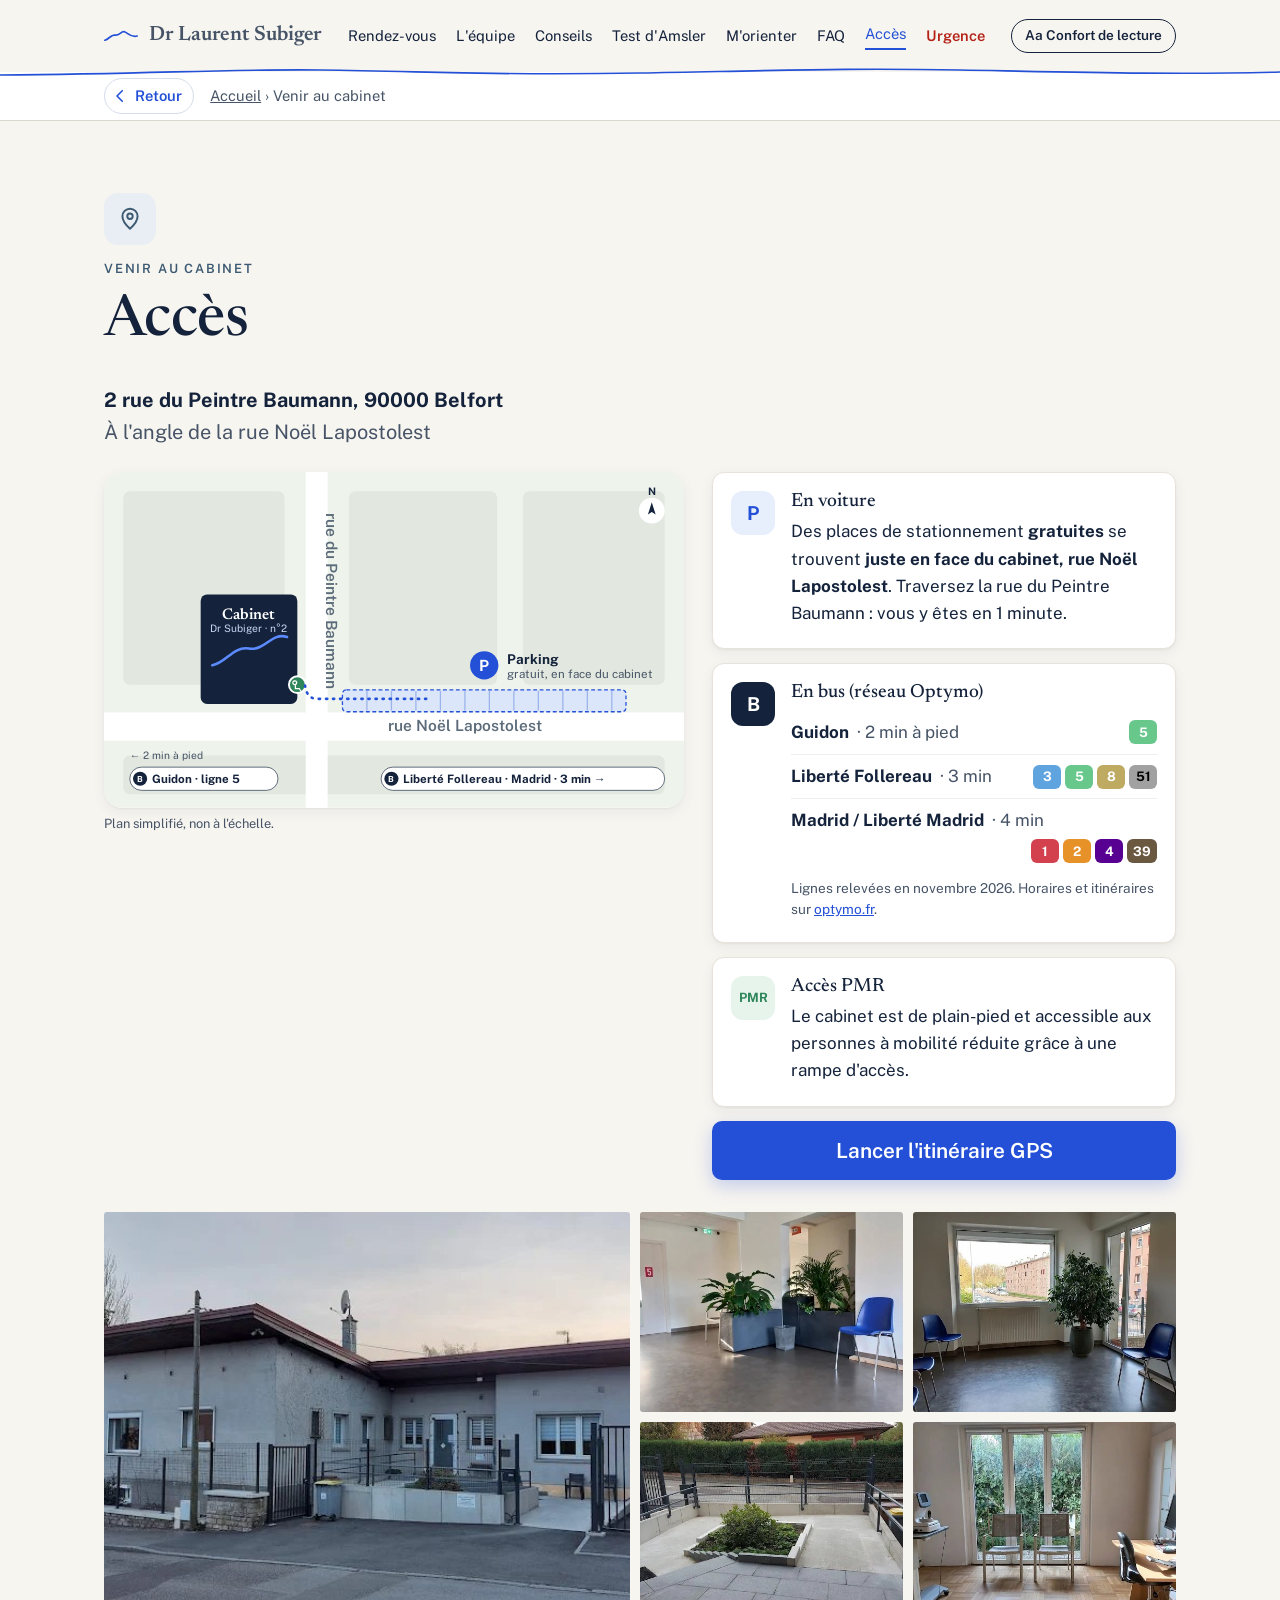
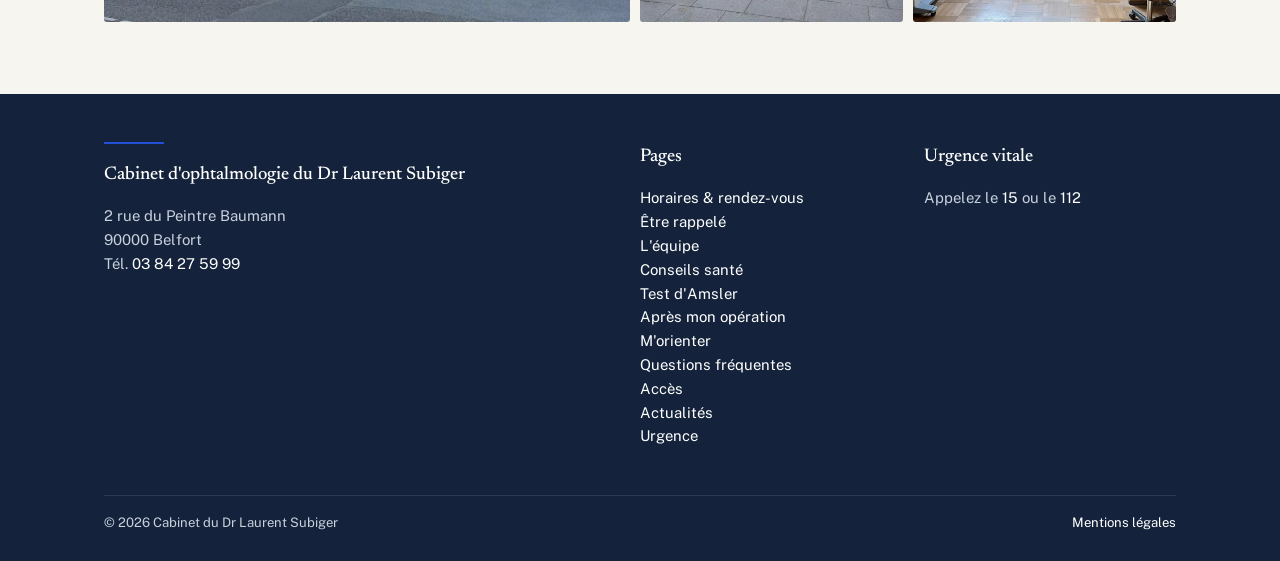
<file: acces.html>
<!DOCTYPE html>
<html lang="fr">
<head>
<meta charset="utf-8">
<meta name="viewport" content="width=device-width,initial-scale=1">
<title>Venir au cabinet · Dr Laurent Subiger, ophtalmologue à Belfort</title>
<link rel="preconnect" href="https://fonts.googleapis.com"><link rel="preconnect" href="https://fonts.gstatic.com" crossorigin>
<link href="https://fonts.googleapis.com/css2?family=Newsreader:opsz,wght@6..72,400;6..72,500;6..72,600&family=Public+Sans:wght@400;500;600;700&display=swap" rel="stylesheet">
<meta name="description" content="Accès au cabinet d'ophtalmologie, 2 rue du Peintre Baumann à Belfort. Cabinet de plain-pied, accessible PMR.">
<link rel="icon" href="img/favicon.svg" type="image/svg+xml">
<link rel="stylesheet" href="style.css">
</head>
<body>
<main><section><div class="wrap">
  <div class="kicker">Venir au cabinet</div>
  <h1>Accès</h1>
  <p style="font-size:1.25rem;margin-top:0"><strong>2 rue du Peintre Baumann, 90000 Belfort</strong><br><span class="muted">À l'angle de la rue Noël Lapostolest</span></p>
  <div class="acces-grid">
    <figure class="plan-wrap"><svg class="plan" viewBox="0 0 900 520" role="img" aria-label="Plan simplifié : le cabinet au coin de la rue du Peintre Baumann et de la rue Noël Lapostolest, le parking juste en face rue Noël Lapostolest, l'arrêt Guidon à l'ouest et les arrêts Liberté Follereau et Madrid à l'est">
  <rect width="900" height="520" rx="18" fill="#eef3ec"/>
  <g fill="#e2e8df"><rect x="30" y="30" width="250" height="300" rx="10"/><rect x="380" y="30" width="230" height="300" rx="10"/><rect x="650" y="30" width="220" height="300" rx="10"/><rect x="30" y="440" width="840" height="60" rx="10"/></g>
  <g stroke="#fff" stroke-linecap="round"><path d="M330 0 V520" stroke-width="34"/><path d="M0 395 H900" stroke-width="44"/></g>
  <g fill="#5c6b7a" font-family="Public Sans,sans-serif" font-size="24" font-weight="600">
    <text x="345" y="200" transform="rotate(90 345 200)" text-anchor="middle">rue du Peintre Baumann</text>
    <text x="560" y="402" text-anchor="middle">rue Noël Lapostolest</text>
  </g>
  <g class="plan-park"><rect x="370" y="338" width="440" height="34" rx="6" fill="#dbe6fb" stroke="#2350d6" stroke-width="2" stroke-dasharray="6 4"/>
    <g stroke="#9db4ea" stroke-width="2"><path d="M408 340 V370"/><path d="M446 340 V370"/><path d="M484 340 V370"/><path d="M522 340 V370"/><path d="M560 340 V370"/><path d="M598 340 V370"/><path d="M636 340 V370"/><path d="M674 340 V370"/><path d="M712 340 V370"/><path d="M750 340 V370"/><path d="M788 340 V370"/></g>
    <circle cx="590" cy="300" r="22" fill="#2350d6"/><text x="590" y="309" text-anchor="middle" fill="#fff" font-family="Public Sans,sans-serif" font-size="24" font-weight="700">P</text>
    <text x="625" y="298" font-family="Public Sans,sans-serif" font-size="21" font-weight="700" fill="#14233b">Parking</text>
    <text x="625" y="320" font-family="Public Sans,sans-serif" font-size="18" fill="#475467">gratuit, en face du cabinet</text></g>
  <g class="plan-cab"><rect x="150" y="190" width="150" height="170" rx="10" fill="#14233b"/>
    <path d="M168 300 C190 296 200 270 225 274 S260 248 284 256" fill="none" stroke="#5b8bff" stroke-width="4" stroke-linecap="round"/>
    <text x="225" y="228" text-anchor="middle" fill="#fff" font-family="Newsreader,serif" font-size="24" font-weight="600">Cabinet</text>
    <text x="225" y="248" text-anchor="middle" fill="#c9d6f6" font-family="Public Sans,sans-serif" font-size="16">Dr Subiger · n°2</text>
    <circle cx="300" cy="330" r="13" fill="#2f855a" stroke="#fff" stroke-width="3"/><path d="M296 324 a3 3 0 1 0 0.1 0 M297 329 v7 h6 l3 5" fill="none" stroke="#fff" stroke-width="2" stroke-linecap="round"/></g>
  <path class="plan-walk" d="M500 352 C470 352 420 352 330 352 C318 352 312 340 312 330" fill="none" stroke="#2350d6" stroke-width="4" stroke-dasharray="2 9" stroke-linecap="round"/>
  <g font-family="Public Sans,sans-serif">
    <g transform="translate(40 458)"><rect width="230" height="36" rx="18" fill="#fff" stroke="#14233b"/><circle cx="16" cy="18" r="11" fill="#14233b"/><text x="16" y="23" text-anchor="middle" fill="#fff" font-size="13" font-weight="700">B</text><text x="34" y="24" font-size="18" font-weight="700" fill="#14233b">Guidon · ligne 5</text></g>
    <text x="40" y="446" font-size="16" fill="#475467">← 2 min à pied</text>
    <g transform="translate(430 458)"><rect width="440" height="36" rx="18" fill="#fff" stroke="#14233b"/><circle cx="16" cy="18" r="11" fill="#14233b"/><text x="16" y="23" text-anchor="middle" fill="#fff" font-size="13" font-weight="700">B</text><text x="34" y="24" font-size="18" font-weight="700" fill="#14233b">Liberté Follereau · Madrid · 3 min →</text></g>
  </g>
  <g transform="translate(850 60)" font-family="Public Sans,sans-serif"><circle r="20" fill="#fff"/><path d="M0 -13 L6 6 L0 2 L-6 6 Z" fill="#14233b"/><text y="-24" text-anchor="middle" font-size="16" font-weight="700" fill="#14233b">N</text></g>
</svg><figcaption>Plan simplifié, non à l'échelle.</figcaption></figure>
    <div class="acces-cards">
      <div class="acces-card"><div class="acces-ico" style="background:#e7eefc;color:#2350d6">P</div><div><h3>En voiture</h3><p>Des places de stationnement <strong>gratuites</strong> se trouvent <strong>juste en face du cabinet, rue Noël Lapostolest</strong>. Traversez la rue du Peintre Baumann : vous y êtes en 1 minute.</p></div></div>
      <div class="acces-card"><div class="acces-ico" style="background:#14233b;color:#fff">B</div><div><h3>En bus (réseau Optymo)</h3>
        <ul class="arrets">
          <li><b>Guidon</b> <span class="muted">· 2 min à pied</span><span class="lignes"><span class="ligne" style="background:#68C88C;color:#FFF">5</span></span></li>
          <li><b>Liberté Follereau</b> <span class="muted">· 3 min</span><span class="lignes"><span class="ligne" style="background:#60A4DF;color:#FFF">3</span><span class="ligne" style="background:#68C88C;color:#FFF">5</span><span class="ligne" style="background:#BEAA61;color:#FFF">8</span><span class="ligne" style="background:#A1A1A1;color:#000">51</span></span></li>
          <li><b>Madrid / Liberté Madrid</b> <span class="muted">· 4 min</span><span class="lignes"><span class="ligne" style="background:#D3414E;color:#FFF">1</span><span class="ligne" style="background:#E79129;color:#FFF">2</span><span class="ligne" style="background:#570091;color:#FFF">4</span><span class="ligne" style="background:#6A5841;color:#FFF">39</span></span></li>
        </ul>
        <p class="small muted">Lignes relevées en novembre 2026. Horaires et itinéraires sur <a href="https://www.optymo.fr">optymo.fr</a>.</p></div></div>
      <div class="acces-card"><div class="acces-ico" style="background:#e6f4ec;color:#2f855a;font-size:.8rem">PMR</div><div><h3>Accès PMR</h3><p data-site="acces_texte">Cabinet de plain-pied, avec une rampe d'accès pour les fauteuils roulants et les poussettes.</p></div></div>
      <a class="btn btn-call" href="https://www.google.com/maps/dir/?api=1&destination=2+rue+du+Peintre+Baumann+90000+Belfort" style="justify-content:center">Lancer l'itinéraire GPS</a>
    </div>
  </div>
  <div class="gallery">
    <img src="img/facade.jpg" alt="Façade du cabinet, bâtiment de plain-pied">
    <img src="img/accueil.jpg" alt="Hall d'accueil lumineux avec plantes">
    <img src="img/salle-attente.jpg" alt="Salle d'attente">
    <img src="img/acces-pmr.jpg" alt="Rampe d'accès pour personnes à mobilité réduite">
    <img src="img/salle-examen.jpg" alt="Salle d'examen">
  </div>
</div></section></main>
<script src="app.js"></script>
<script>init("acces");</script>
</body>
</html>
</file>
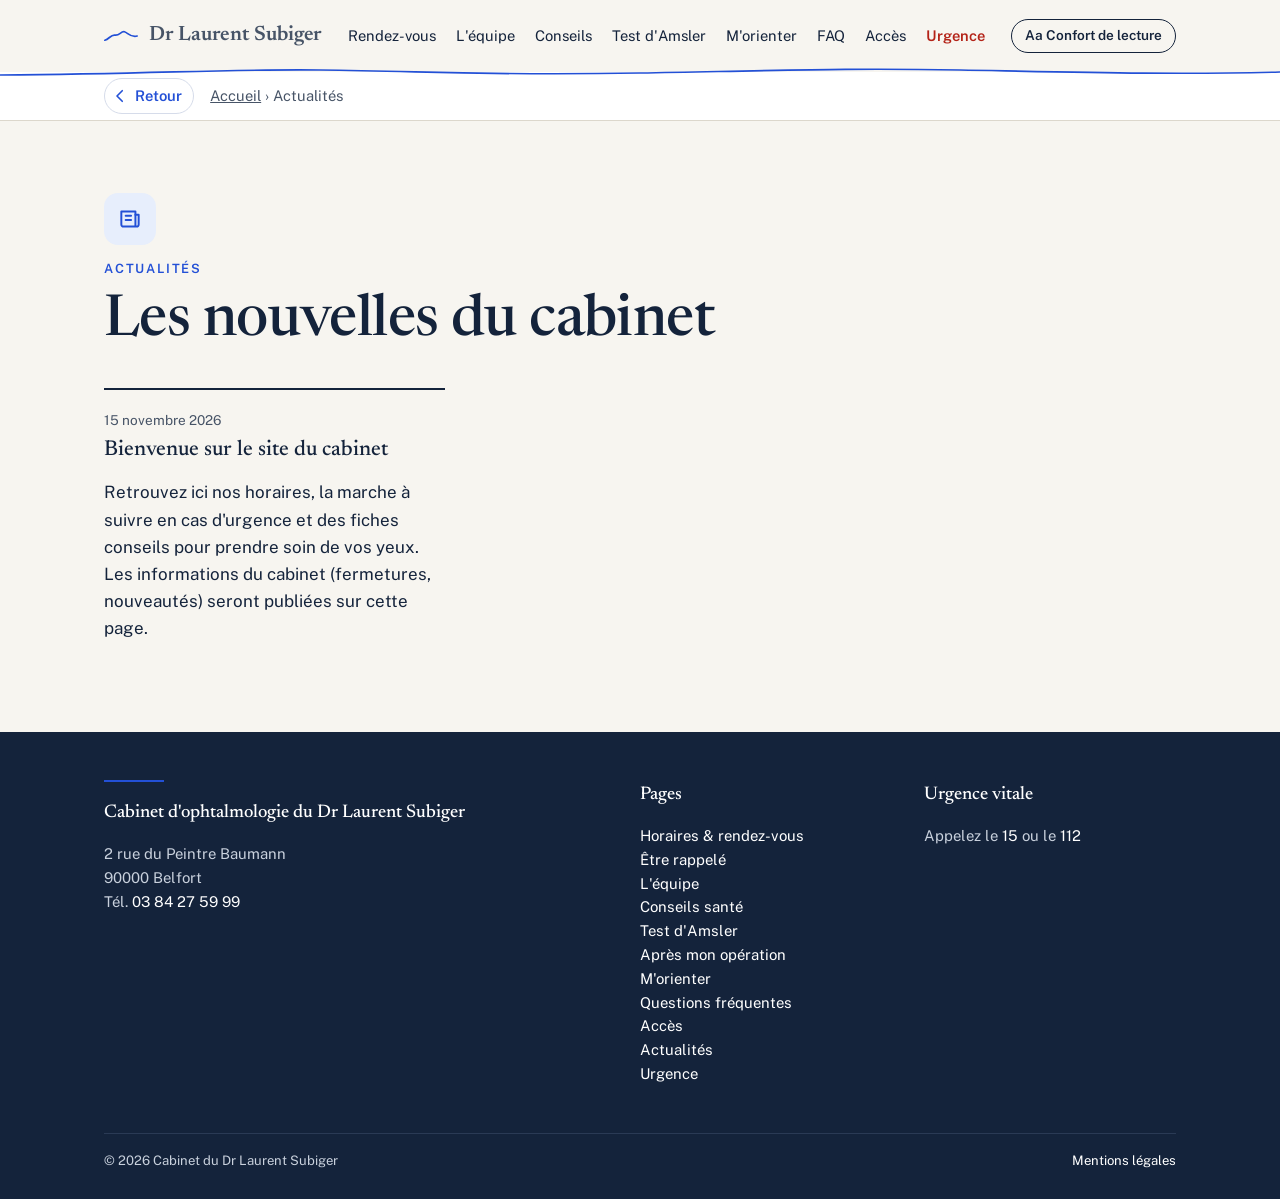
<file: actualites.html>
<!DOCTYPE html>
<html lang="fr">
<head>
<meta charset="utf-8">
<meta name="viewport" content="width=device-width,initial-scale=1">
<title>Actualités · Dr Laurent Subiger, ophtalmologue à Belfort</title>
<link rel="preconnect" href="https://fonts.googleapis.com"><link rel="preconnect" href="https://fonts.gstatic.com" crossorigin>
<link href="https://fonts.googleapis.com/css2?family=Newsreader:opsz,wght@6..72,400;6..72,500;6..72,600&family=Public+Sans:wght@400;500;600;700&display=swap" rel="stylesheet">
<meta name="description" content="Actualités du cabinet d'ophtalmologie du Dr Subiger à Belfort.">
<link rel="icon" href="img/favicon.svg" type="image/svg+xml">
<link rel="stylesheet" href="style.css">
</head>
<body>
<main>
<section><div class="wrap">
  <div class="kicker">Actualités</div>
  <h1>Les nouvelles du cabinet</h1>
  <div class="news" id="news" style="margin-top:2rem"></div>
</div></section>
</main>
<script src="app.js"></script>
<script>init("actualites").then(() => renderNews(document.getElementById("news")));</script>
</body>
</html>
</file>
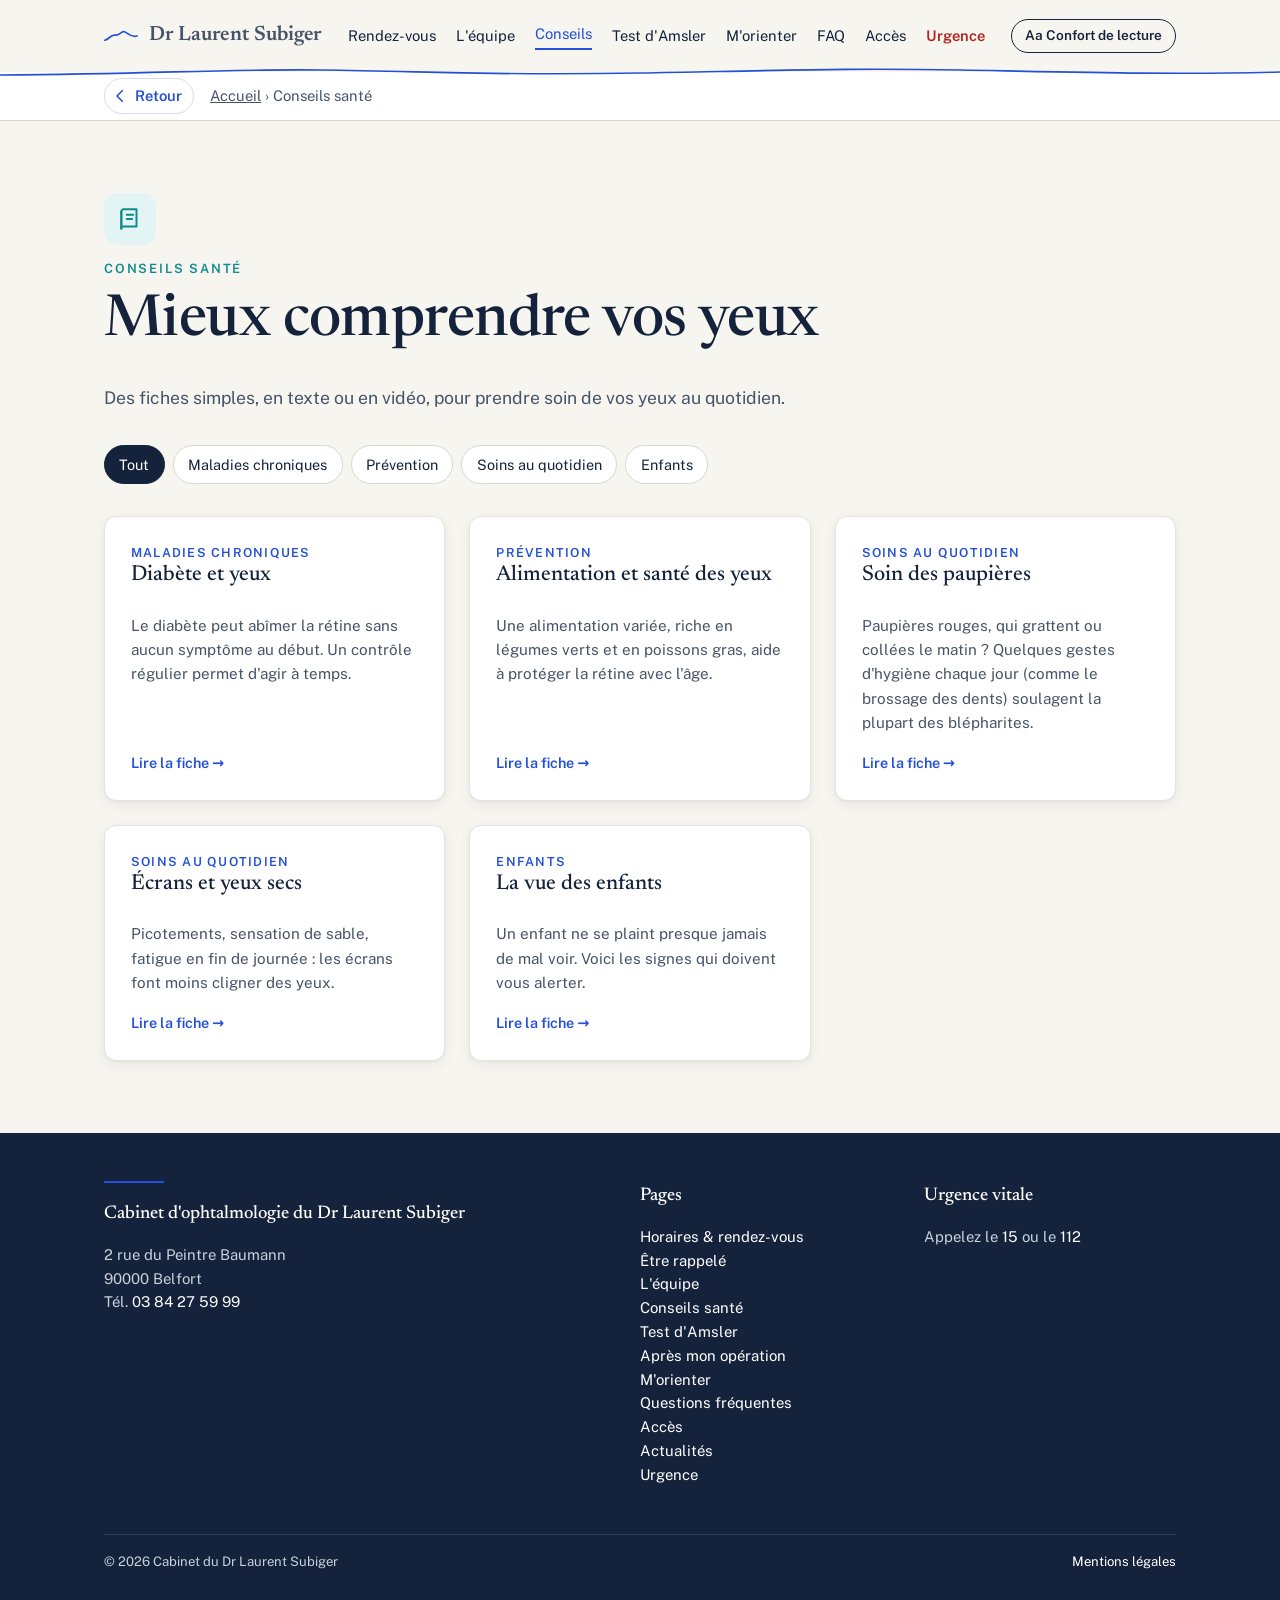
<file: conseils.html>
<!DOCTYPE html>
<html lang="fr">
<head>
<meta charset="utf-8">
<meta name="viewport" content="width=device-width,initial-scale=1">
<title>Conseils santé · Dr Laurent Subiger, ophtalmologue à Belfort</title>
<link rel="preconnect" href="https://fonts.googleapis.com"><link rel="preconnect" href="https://fonts.gstatic.com" crossorigin>
<link href="https://fonts.googleapis.com/css2?family=Newsreader:opsz,wght@6..72,400;6..72,500;6..72,600&family=Public+Sans:wght@400;500;600;700&display=swap" rel="stylesheet">
<meta name="description" content="Fiches conseils pour vos yeux : diabète, alimentation, soin des paupières, écrans, vue des enfants.">
<link rel="icon" href="img/favicon.svg" type="image/svg+xml">
<link rel="stylesheet" href="style.css">
</head>
<body>
<main><section><div class="wrap">
  <div id="vue-liste">
    <div class="kicker">Conseils santé</div>
    <h1>Mieux comprendre vos yeux</h1>
    <p class="muted" style="max-width:40em;font-size:1.1rem">Des fiches simples, en texte ou en vidéo, pour prendre soin de vos yeux au quotidien.</p>
    <div class="filters" id="filters" style="margin-top:2rem"></div>
    <div class="fiches" id="liste"></div>
  </div>
  <article id="detail" hidden></article>
</div></section></main>
<script src="app.js"></script>
<script>init("conseils").then(renderFiches);</script>
</body>
</html>
</file>
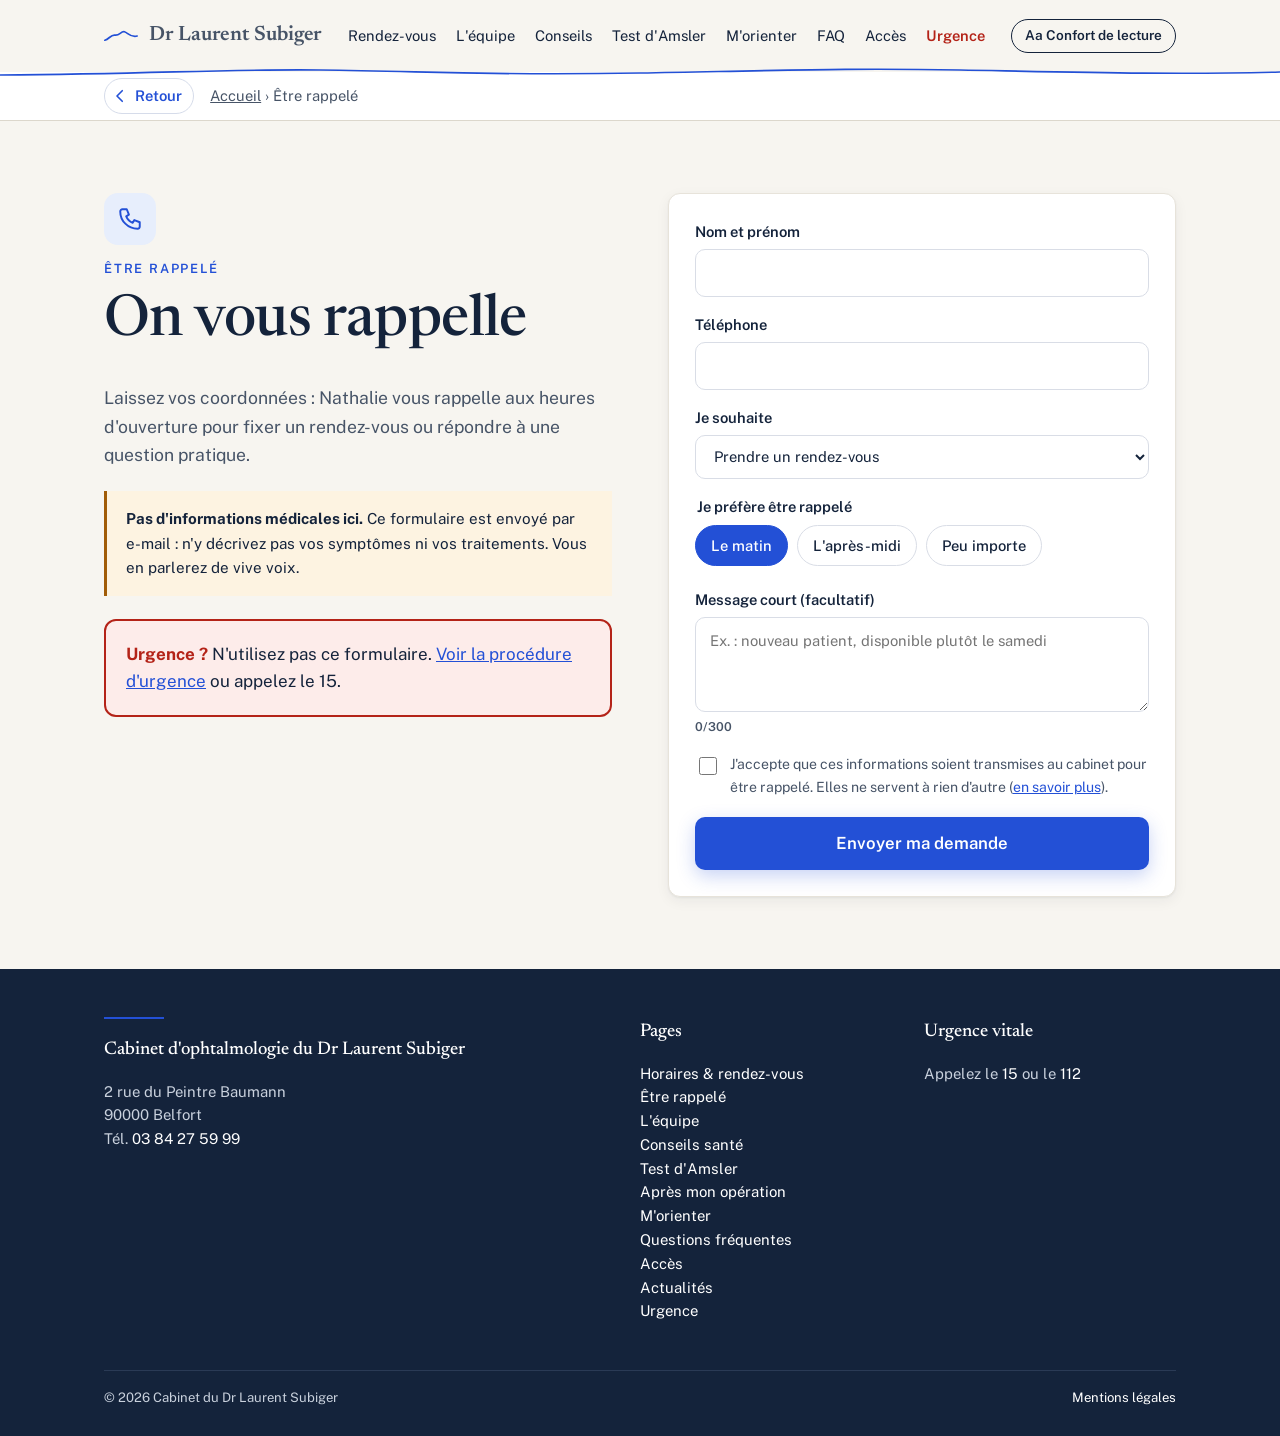
<file: contact.html>
<!DOCTYPE html>
<html lang="fr">
<head>
<meta charset="utf-8">
<meta name="viewport" content="width=device-width,initial-scale=1">
<title>Être rappelé ou laisser un message · Dr Laurent Subiger, ophtalmologue à Belfort</title>
<link rel="preconnect" href="https://fonts.googleapis.com"><link rel="preconnect" href="https://fonts.gstatic.com" crossorigin>
<link href="https://fonts.googleapis.com/css2?family=Newsreader:opsz,wght@6..72,400;6..72,500;6..72,600&family=Public+Sans:wght@400;500;600;700&display=swap" rel="stylesheet">
<meta name="description" content="Demandez à être rappelé par le secrétariat du Dr Subiger pour prendre rendez-vous, ou laissez un message court.">
<link rel="icon" href="img/favicon.svg" type="image/svg+xml">
<link rel="stylesheet" href="style.css">
</head>
<body>
<main><section><div class="wrap two">
  <div>
    <div class="kicker">Être rappelé</div>
    <h1>On vous rappelle</h1>
    <p class="muted" style="font-size:1.1rem">Laissez vos coordonnées : Nathalie vous rappelle aux heures d'ouverture pour fixer un rendez-vous ou répondre à une question pratique.</p>
    <div class="note"><strong>Pas d'informations médicales ici.</strong> Ce formulaire est envoyé par e-mail : n'y décrivez pas vos symptômes ni vos traitements. Vous en parlerez de vive voix.</div>
    <div class="alert" style="margin-top:1.4rem;padding:20px"><strong style="color:var(--red)">Urgence ?</strong> N'utilisez pas ce formulaire. <a href="urgence.html">Voir la procédure d'urgence</a> ou appelez le 15.</div>
  </div>
  <div>
    <form id="rappel" class="panel form">
      <input type="checkbox" name="botcheck" style="display:none" tabindex="-1" autocomplete="off">
      <label class="field">Nom et prénom<input name="nom" required autocomplete="name"></label>
      <label class="field">Téléphone<input name="telephone" type="tel" required autocomplete="tel" pattern="[0-9 +.()-]{8,}"></label>
      <label class="field">Je souhaite
        <select name="motif" required>
          <option value="rendez-vous">Prendre un rendez-vous</option>
          <option value="question pratique">Poser une question pratique</option>
          <option value="message au docteur">Laisser un message au docteur (non médical)</option>
        </select></label>
      <fieldset class="field chips"><legend>Je préfère être rappelé</legend>
        <label><input type="radio" name="creneau" value="le matin" checked><span>Le matin</span></label>
        <label><input type="radio" name="creneau" value="l'après-midi"><span>L'après-midi</span></label>
        <label><input type="radio" name="creneau" value="peu importe"><span>Peu importe</span></label>
      </fieldset>
      <label class="field">Message court (facultatif)<textarea name="message" maxlength="300" rows="3" placeholder="Ex. : nouveau patient, disponible plutôt le samedi"></textarea><small class="muted" id="cnt">0/300</small></label>
      <label class="consent"><input type="checkbox" name="consentement" value="oui" required><span>J'accepte que ces informations soient transmises au cabinet pour être rappelé. Elles ne servent à rien d'autre (<a href="mentions.html">en savoir plus</a>).</span></label>
      <button class="btn btn-call" type="submit" style="width:100%;justify-content:center;font-size:1.05rem">Envoyer ma demande</button>
    </form>
    <div id="rappel-out"></div>
  </div>
</div></section></main>
<script src="app.js"></script>
<script>init("contact").then(contactForm);</script>
</body>
</html>
</file>
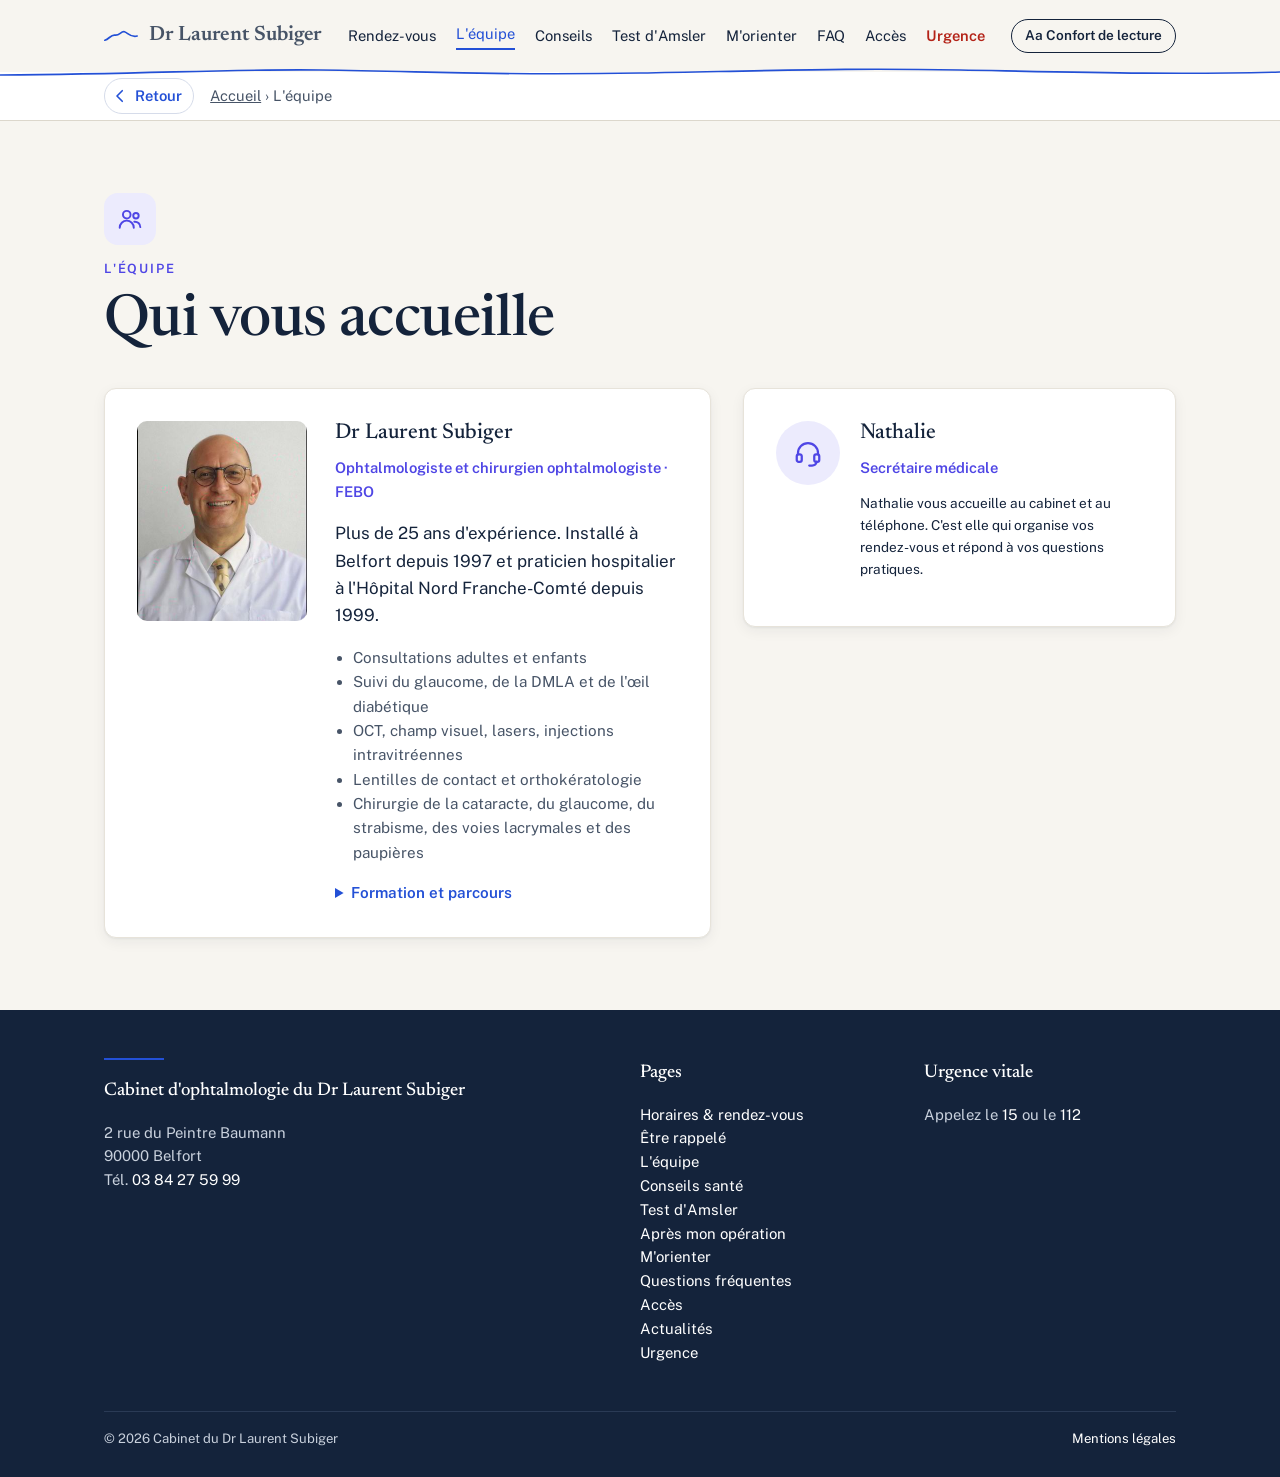
<file: equipe.html>
<!DOCTYPE html>
<html lang="fr">
<head>
<meta charset="utf-8">
<meta name="viewport" content="width=device-width,initial-scale=1">
<title>L'équipe · Dr Laurent Subiger, ophtalmologue à Belfort</title>
<link rel="preconnect" href="https://fonts.googleapis.com"><link rel="preconnect" href="https://fonts.gstatic.com" crossorigin>
<link href="https://fonts.googleapis.com/css2?family=Newsreader:opsz,wght@6..72,400;6..72,500;6..72,600&family=Public+Sans:wght@400;500;600;700&display=swap" rel="stylesheet">
<meta name="description" content="Le Dr Laurent Subiger, ophtalmologiste et chirurgien ophtalmologiste, et Nathalie, secrétaire médicale.">
<link rel="icon" href="img/favicon.svg" type="image/svg+xml">
<link rel="stylesheet" href="style.css">
</head>
<body>
<main>
<section><div class="wrap">
  <div class="kicker">L'équipe</div>
  <h1>Qui vous accueille</h1>
  <div class="team" style="margin-top:2rem">
    <div class="person">
      <img src="img/dr-subiger.jpg" alt="Portrait du Dr Laurent Subiger">
      <div>
        <h3>Dr Laurent Subiger</h3>
        <div class="role">Ophtalmologiste et chirurgien ophtalmologiste · FEBO</div>
        <p>Plus de 25 ans d'expérience. Installé à Belfort depuis 1997 et praticien hospitalier à l'Hôpital Nord Franche-Comté depuis 1999.</p>
        <ul>
          <li>Consultations adultes et enfants</li>
          <li>Suivi du glaucome, de la DMLA et de l'œil diabétique</li>
          <li>OCT, champ visuel, lasers, injections intravitréennes</li>
          <li>Lentilles de contact et orthokératologie</li>
          <li>Chirurgie de la cataracte, du glaucome, du strabisme, des voies lacrymales et des paupières</li>
        </ul>
        <details class="cv"><summary>Formation et parcours</summary>
          <dl>
            <dt>2008</dt><dd>Fellow of the European Board of Ophthalmology (FEBO)</dd>
            <dt>2007–08</dt><dd>DIU de chirurgie orbito-lacrymo-palpébrale</dd>
            <dt>1999</dt><dd>Praticien hospitalier, Hôpital Nord Franche-Comté</dd>
            <dt>1997</dt><dd>DES d'ophtalmologie et doctorat en médecine, Université Lyon I</dd>
            <dt>1992–97</dt><dd>Interne des Hôpitaux de Lyon</dd>
            <dt>1985–89</dt><dd>Faculté de médecine de Strasbourg</dd>
          </dl>
        </details>
      </div>
    </div>
    <div class="person small">
      <div class="initial"><svg viewBox="0 0 24 24" width="30" height="30" aria-hidden="true" fill="none" stroke="currentColor" stroke-width="1.8" stroke-linecap="round"><path d="M4 13v-1a8 8 0 0 1 16 0v1"/><rect x="3" y="13" width="4" height="6" rx="1.5"/><rect x="17" y="13" width="4" height="6" rx="1.5"/><path d="M19 19a4 4 0 0 1-4 3h-2"/></svg></div>
      <div>
        <h3>Nathalie</h3>
        <div class="role">Secrétaire médicale</div>
        <p>Nathalie vous accueille au cabinet et au téléphone. C'est elle qui organise vos rendez-vous et répond à vos questions pratiques.</p>
      </div>
    </div>
  </div>
</div></section>
</main>
<script src="app.js"></script>
<script>init("equipe");</script>
</body>
</html>
</file>
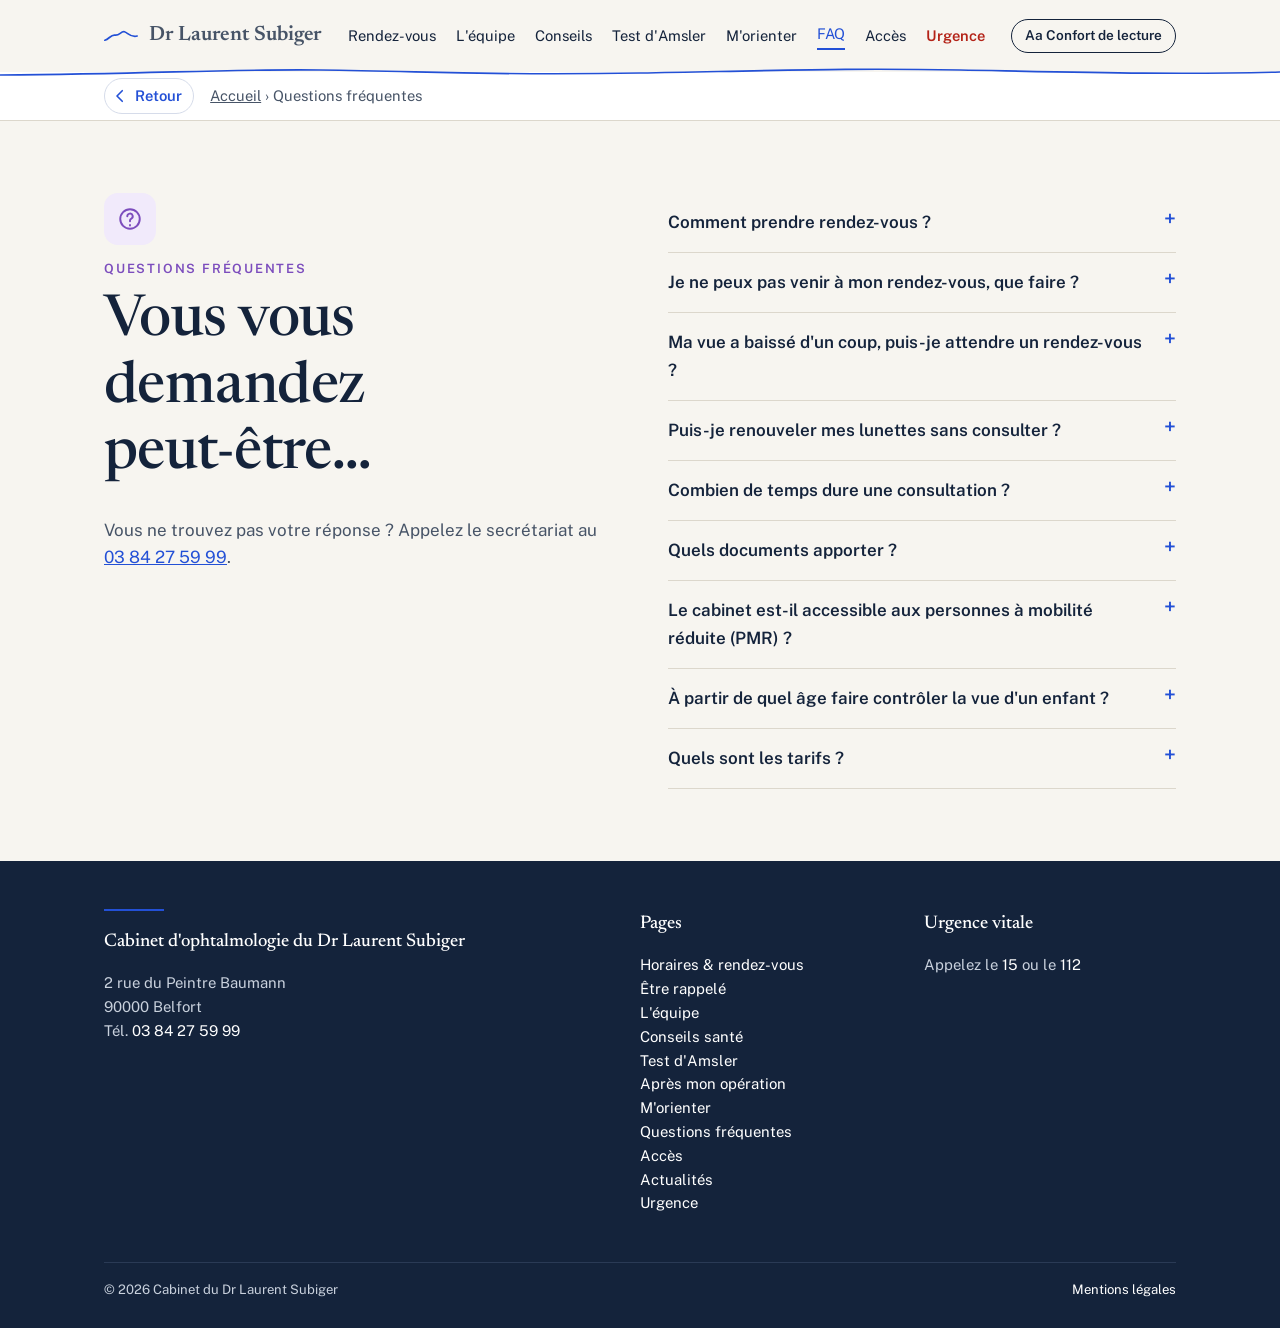
<file: faq.html>
<!DOCTYPE html>
<html lang="fr">
<head>
<meta charset="utf-8">
<meta name="viewport" content="width=device-width,initial-scale=1">
<title>Questions fréquentes · Dr Laurent Subiger, ophtalmologue à Belfort</title>
<link rel="preconnect" href="https://fonts.googleapis.com"><link rel="preconnect" href="https://fonts.gstatic.com" crossorigin>
<link href="https://fonts.googleapis.com/css2?family=Newsreader:opsz,wght@6..72,400;6..72,500;6..72,600&family=Public+Sans:wght@400;500;600;700&display=swap" rel="stylesheet">
<meta name="description" content="Questions fréquentes : rendez-vous, renouvellement de lunettes, documents à apporter, accès au cabinet.">
<link rel="icon" href="img/favicon.svg" type="image/svg+xml">
<link rel="stylesheet" href="style.css">
</head>
<body>
<main>
<section><div class="wrap two">
  <div>
    <div class="kicker">Questions fréquentes</div>
    <h1>Vous vous demandez peut-être…</h1>
    <p class="muted">Vous ne trouvez pas votre réponse ? Appelez le secrétariat au <a data-tel></a>.</p>
  </div>
  <div id="faq-list"></div>
</div></section>
</main>
<script src="app.js"></script>
<script>init("faq").then(() => renderFaq(document.getElementById("faq-list")));</script>
</body>
</html>
</file>
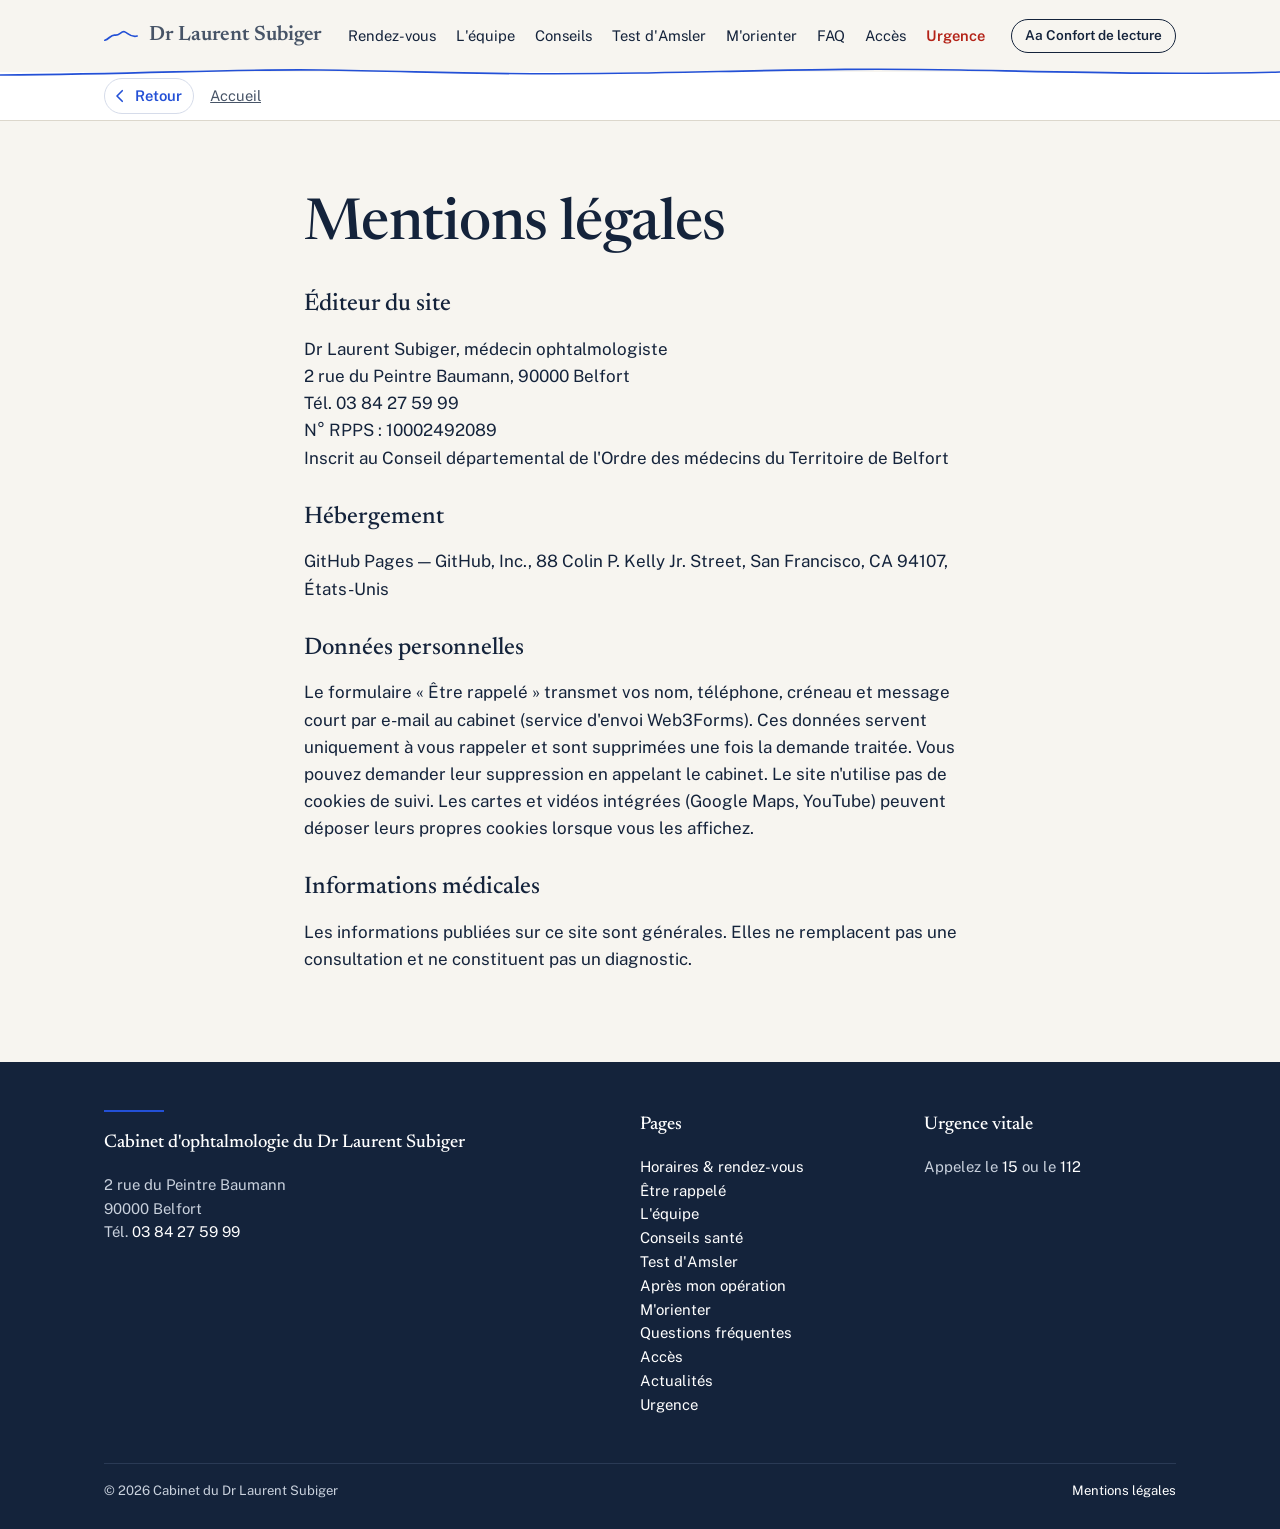
<file: mentions.html>
<!DOCTYPE html>
<html lang="fr">
<head>
<meta charset="utf-8">
<meta name="viewport" content="width=device-width,initial-scale=1">
<title>Mentions légales · Dr Laurent Subiger</title>
<link href="https://fonts.googleapis.com/css2?family=Newsreader:opsz,wght@6..72,400;6..72,500;6..72,600&family=Public+Sans:wght@400;500;600;700&display=swap" rel="stylesheet">
<link rel="icon" href="img/favicon.svg" type="image/svg+xml">
<link rel="stylesheet" href="style.css">
</head>
<body>
<main><section><div class="wrap prose">
  <h1>Mentions légales</h1>
  <h2>Éditeur du site</h2>
  <p>Dr Laurent Subiger, médecin ophtalmologiste<br>2 rue du Peintre Baumann, 90000 Belfort<br>Tél. 03 84 27 59 99<br>N° RPPS : 10002492089<br>Inscrit au Conseil départemental de l'Ordre des médecins du Territoire de Belfort</p>
  <h2>Hébergement</h2>
  <p>GitHub Pages — GitHub, Inc., 88 Colin P. Kelly Jr. Street, San Francisco, CA 94107, États-Unis</p>
  <h2>Données personnelles</h2>
  <p>Le formulaire « Être rappelé » transmet vos nom, téléphone, créneau et message court par e-mail au cabinet (service d'envoi Web3Forms). Ces données servent uniquement à vous rappeler et sont supprimées une fois la demande traitée. Vous pouvez demander leur suppression en appelant le cabinet. Le site n'utilise pas de cookies de suivi. Les cartes et vidéos intégrées (Google Maps, YouTube) peuvent déposer leurs propres cookies lorsque vous les affichez.</p>
  <h2>Informations médicales</h2>
  <p>Les informations publiées sur ce site sont générales. Elles ne remplacent pas une consultation et ne constituent pas un diagnostic.</p>
</div></section></main>
<script src="app.js"></script>
<script>init("");</script>
</body>
</html>
</file>
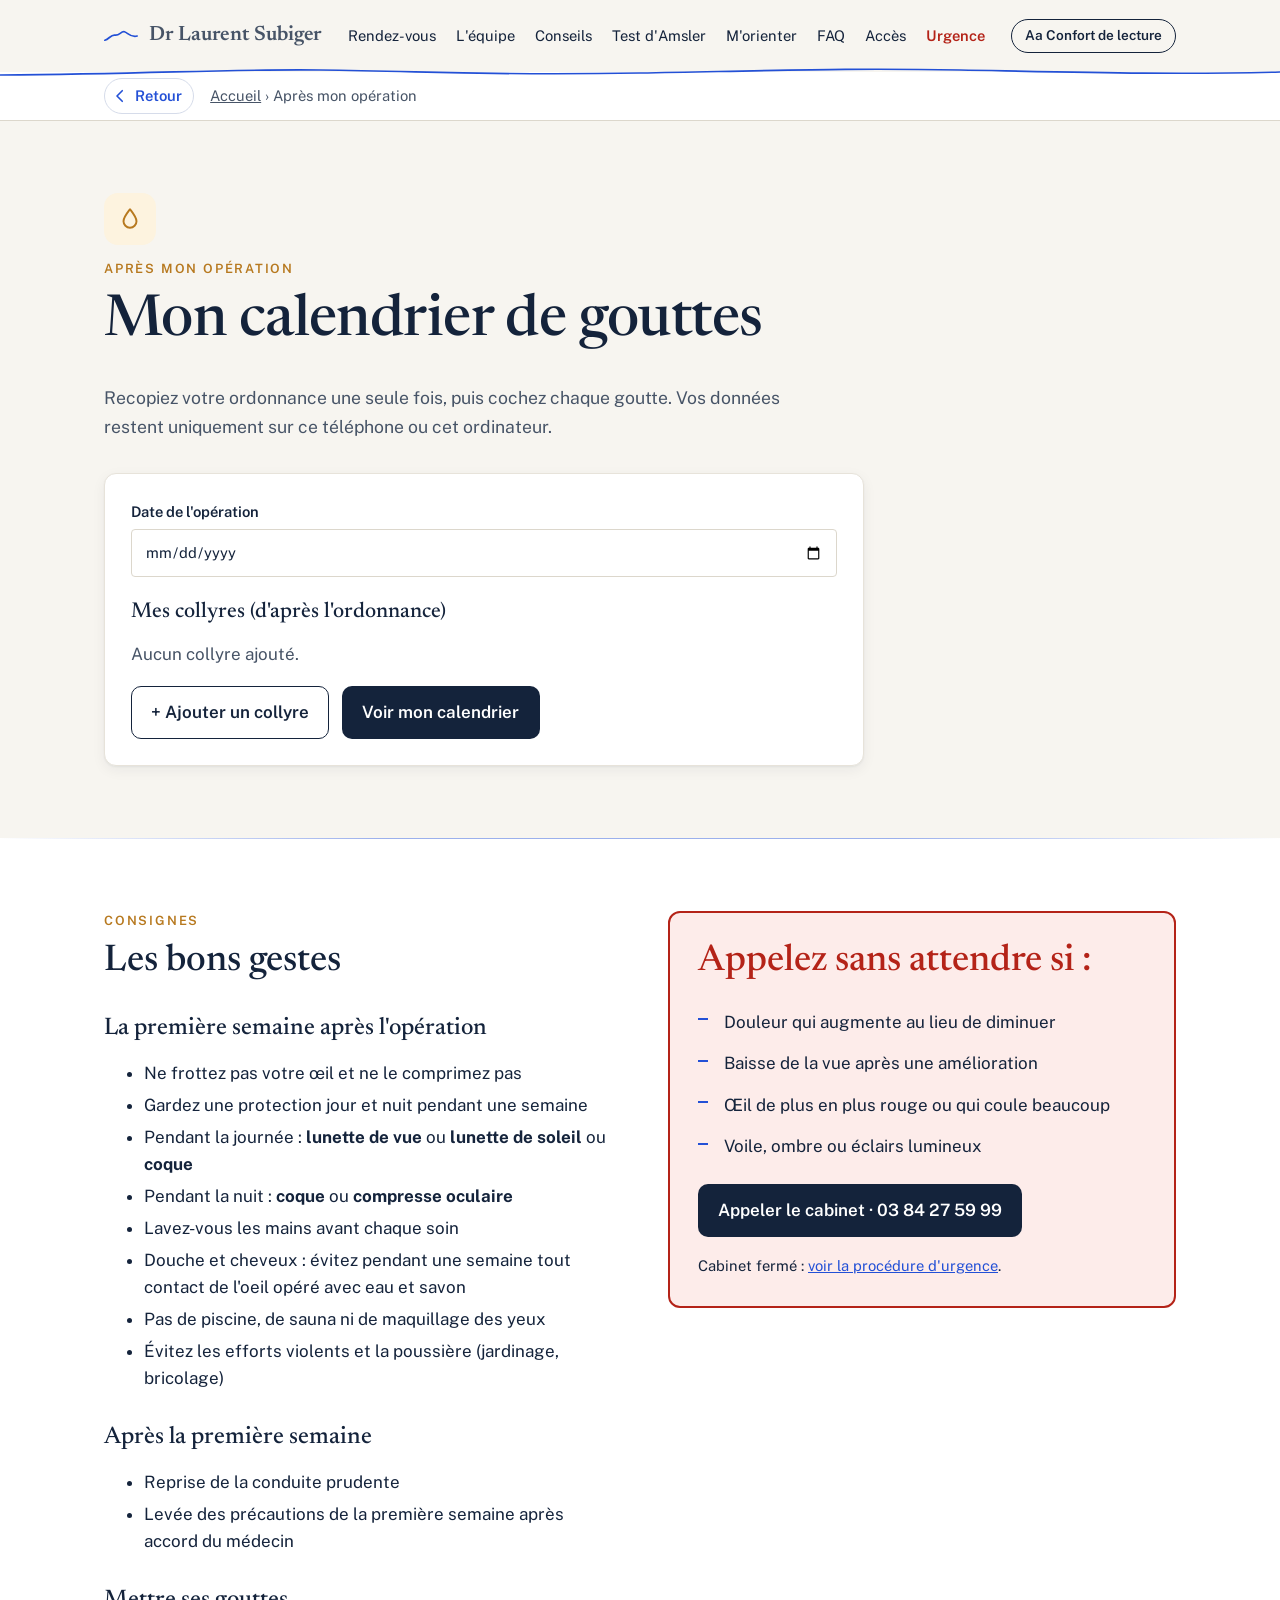
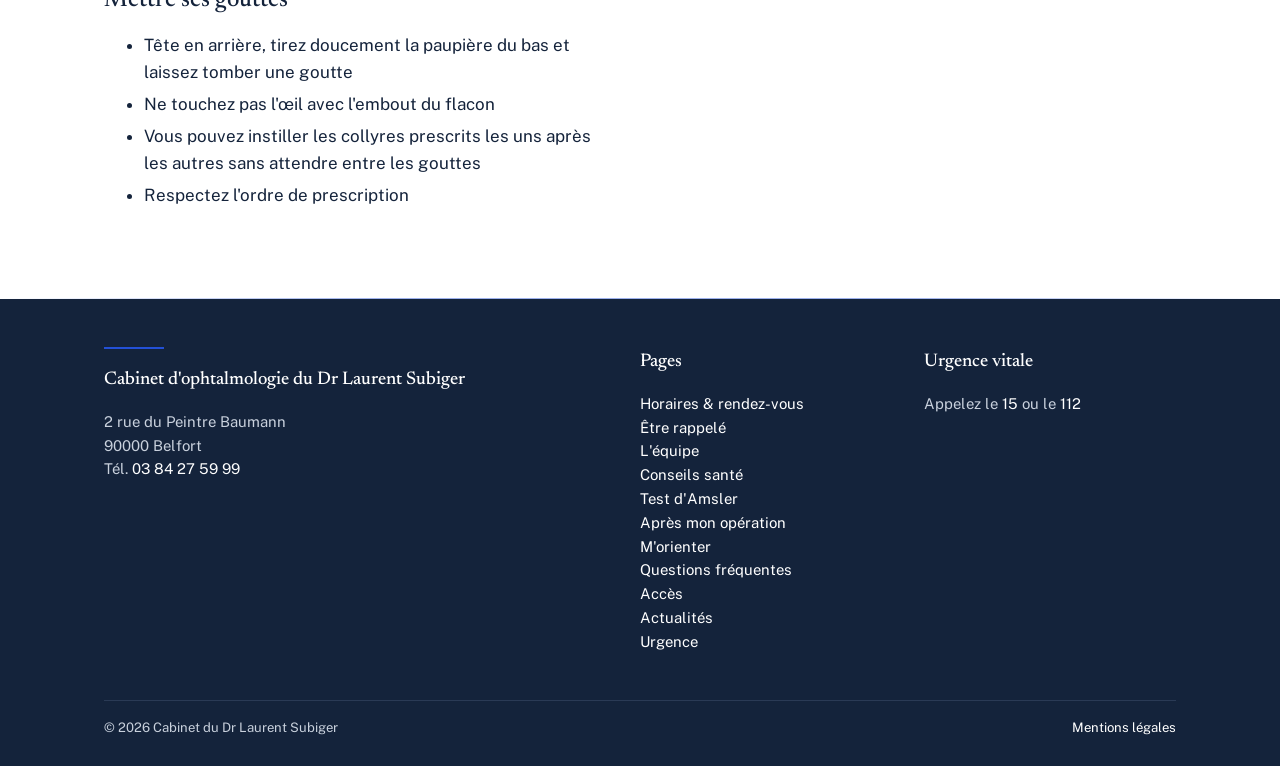
<file: operation.html>
<!DOCTYPE html>
<html lang="fr">
<head>
<meta charset="utf-8">
<meta name="viewport" content="width=device-width,initial-scale=1">
<title>Après mon opération · Dr Laurent Subiger, ophtalmologue à Belfort</title>
<link rel="preconnect" href="https://fonts.googleapis.com"><link rel="preconnect" href="https://fonts.gstatic.com" crossorigin>
<link href="https://fonts.googleapis.com/css2?family=Newsreader:opsz,wght@6..72,400;6..72,500;6..72,600&family=Public+Sans:wght@400;500;600;700&display=swap" rel="stylesheet">
<meta name="description" content="Calendrier de gouttes et consignes après une opération des yeux.">
<link rel="icon" href="img/favicon.svg" type="image/svg+xml">
<link rel="stylesheet" href="style.css">
</head>
<body>
<main>
<section><div class="wrap">
  <div class="kicker">Après mon opération</div>
  <h1>Mon calendrier de gouttes</h1>
  <p class="muted" style="max-width:42em;font-size:1.1rem">Recopiez votre ordonnance une seule fois, puis cochez chaque goutte. Vos données restent uniquement sur ce téléphone ou cet ordinateur.</p>

  <form id="op-form" class="panel" style="margin-top:2rem;max-width:760px">
    <label class="field">Date de l'opération<input type="date" id="op-date" required></label>
    <h3 style="margin-top:1.4rem">Mes collyres (d'après l'ordonnance)</h3>
    <div id="op-drops"></div>
    <div class="cta" style="margin-top:1rem">
      <button type="button" class="btn btn-ghost" id="op-add">+ Ajouter un collyre</button>
      <button type="submit" class="btn btn-primary">Voir mon calendrier</button>
    </div>
  </form>

  <div id="op-view" hidden style="margin-top:2rem;max-width:760px">
    <div class="day-nav">
      <button class="btn btn-ghost" id="op-prev" aria-label="Jour précédent">←</button>
      <div><div id="op-day" class="day-title"></div><div id="op-progress" class="muted"></div></div>
      <button class="btn btn-ghost" id="op-next" aria-label="Jour suivant">→</button>
    </div>
    <div id="op-list" class="panel"></div>
    <p class="cta" style="margin-top:1rem;font-size:.92rem">
      <button class="link" id="op-today">Revenir à aujourd'hui</button>
      <button class="link" id="op-edit">Modifier mon ordonnance</button>
      <button class="link" id="op-reset">Tout effacer</button>
    </p>
  </div>
</div></section>

<section class="alt"><div class="wrap two">
  <div>
    <div class="kicker">Consignes</div>
    <h2>Les bons gestes</h2>
    <div class="prose" id="consignes"></div>
  </div>
  <div>
    <div class="alert">
      <h2>Appelez sans attendre si :</h2>
      <ul class="check" id="alertes"></ul>
      <p class="cta" style="margin-top:1rem"><a class="btn btn-primary tel-cab"></a></p>
      <p style="margin:.8rem 0 0;font-size:.92rem">Cabinet fermé : <a href="urgence.html">voir la procédure d'urgence</a>.</p>
    </div>
  </div>
</div></section>
</main>
<script src="app.js"></script>
<script>init("operation").then(renderOperation);</script>
</body>
</html>
</file>
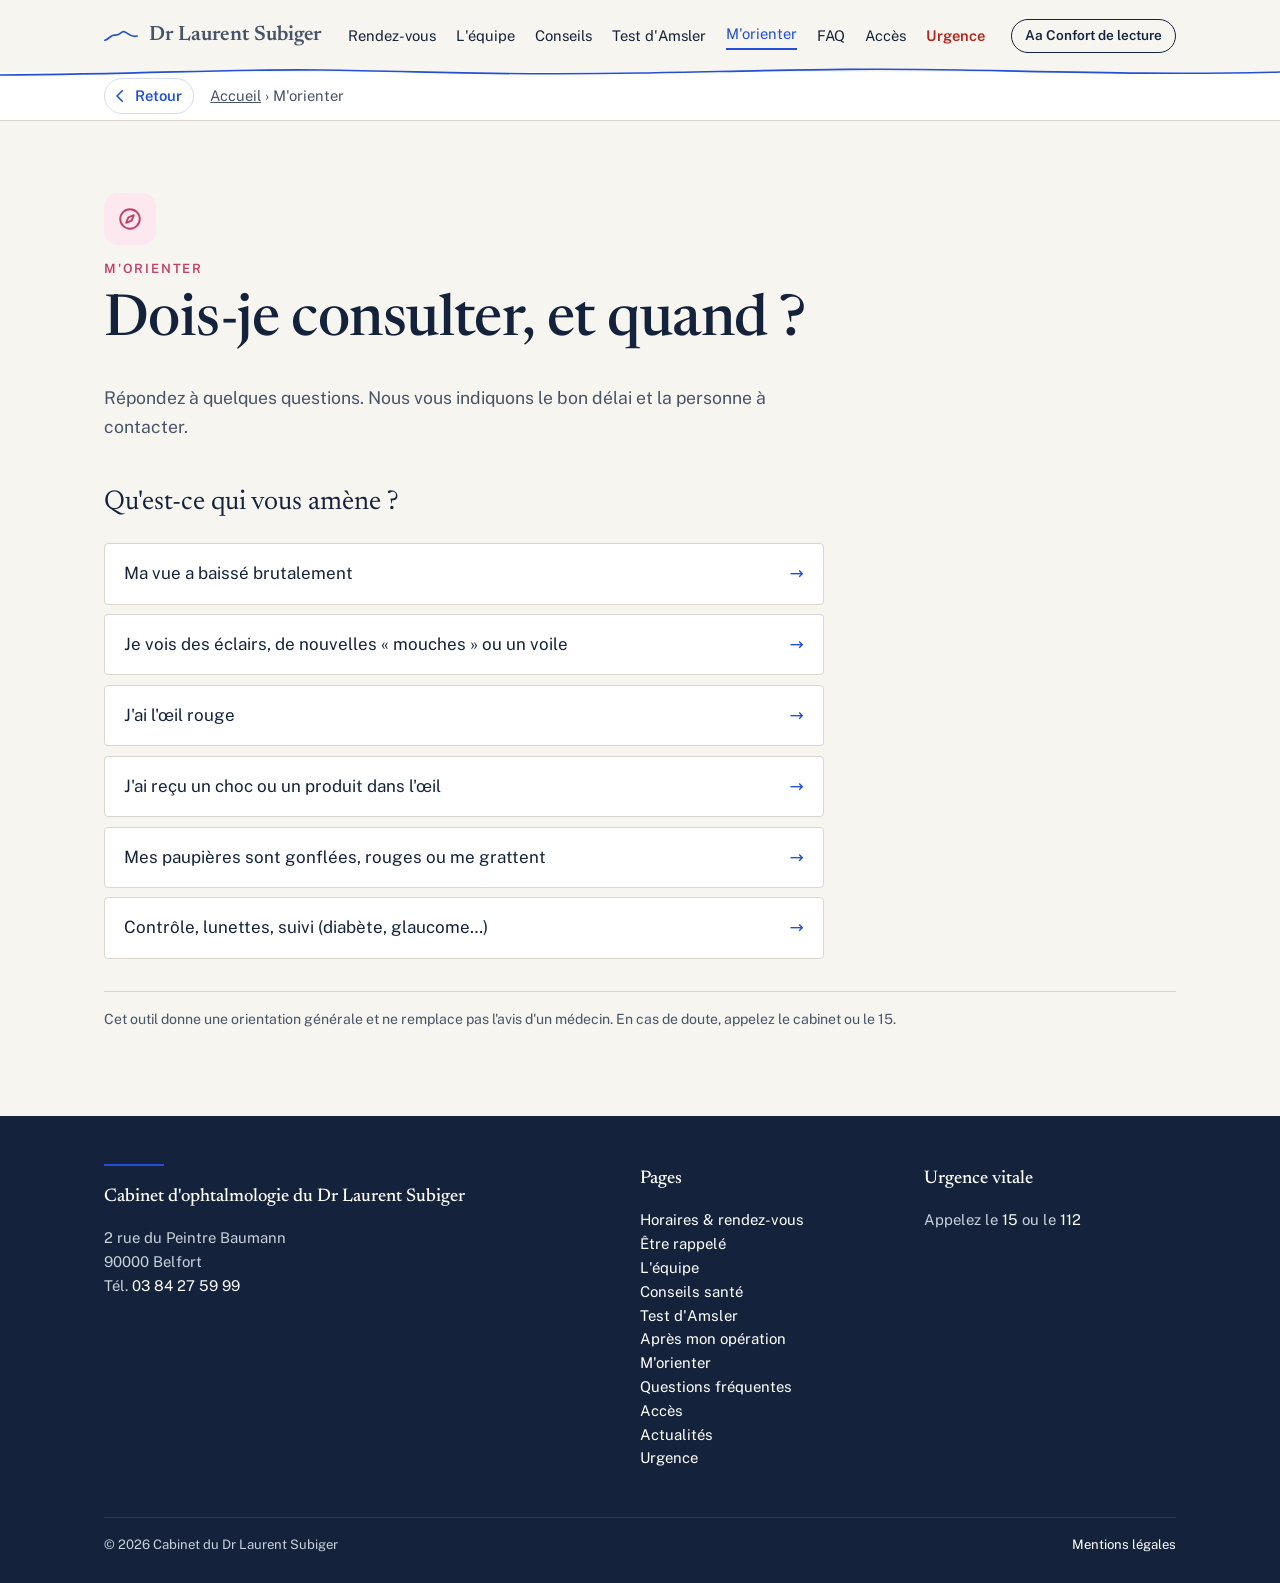
<file: orientation.html>
<!DOCTYPE html>
<html lang="fr">
<head>
<meta charset="utf-8">
<meta name="viewport" content="width=device-width,initial-scale=1">
<title>M'orienter · Dr Laurent Subiger, ophtalmologue à Belfort</title>
<link rel="preconnect" href="https://fonts.googleapis.com"><link rel="preconnect" href="https://fonts.gstatic.com" crossorigin>
<link href="https://fonts.googleapis.com/css2?family=Newsreader:opsz,wght@6..72,400;6..72,500;6..72,600&family=Public+Sans:wght@400;500;600;700&display=swap" rel="stylesheet">
<meta name="description" content="Quelques questions pour savoir si vous devez consulter un ophtalmologue, et à quel délai.">
<link rel="icon" href="img/favicon.svg" type="image/svg+xml">
<link rel="stylesheet" href="style.css">
</head>
<body>
<main><section><div class="wrap">
  <div class="kicker">M'orienter</div>
  <h1>Dois-je consulter, et quand ?</h1>
  <p class="muted" style="max-width:40em;font-size:1.1rem;margin-bottom:2.5rem">Répondez à quelques questions. Nous vous indiquons le bon délai et la personne à contacter.</p>
  <div class="tree" id="tree"></div>
  <p class="disclaimer">Cet outil donne une orientation générale et ne remplace pas l'avis d'un médecin. En cas de doute, appelez le cabinet ou le 15.</p>
</div></section></main>
<script src="app.js"></script>
<script>init("orientation").then(renderTree);</script>
</body>
</html>
</file>
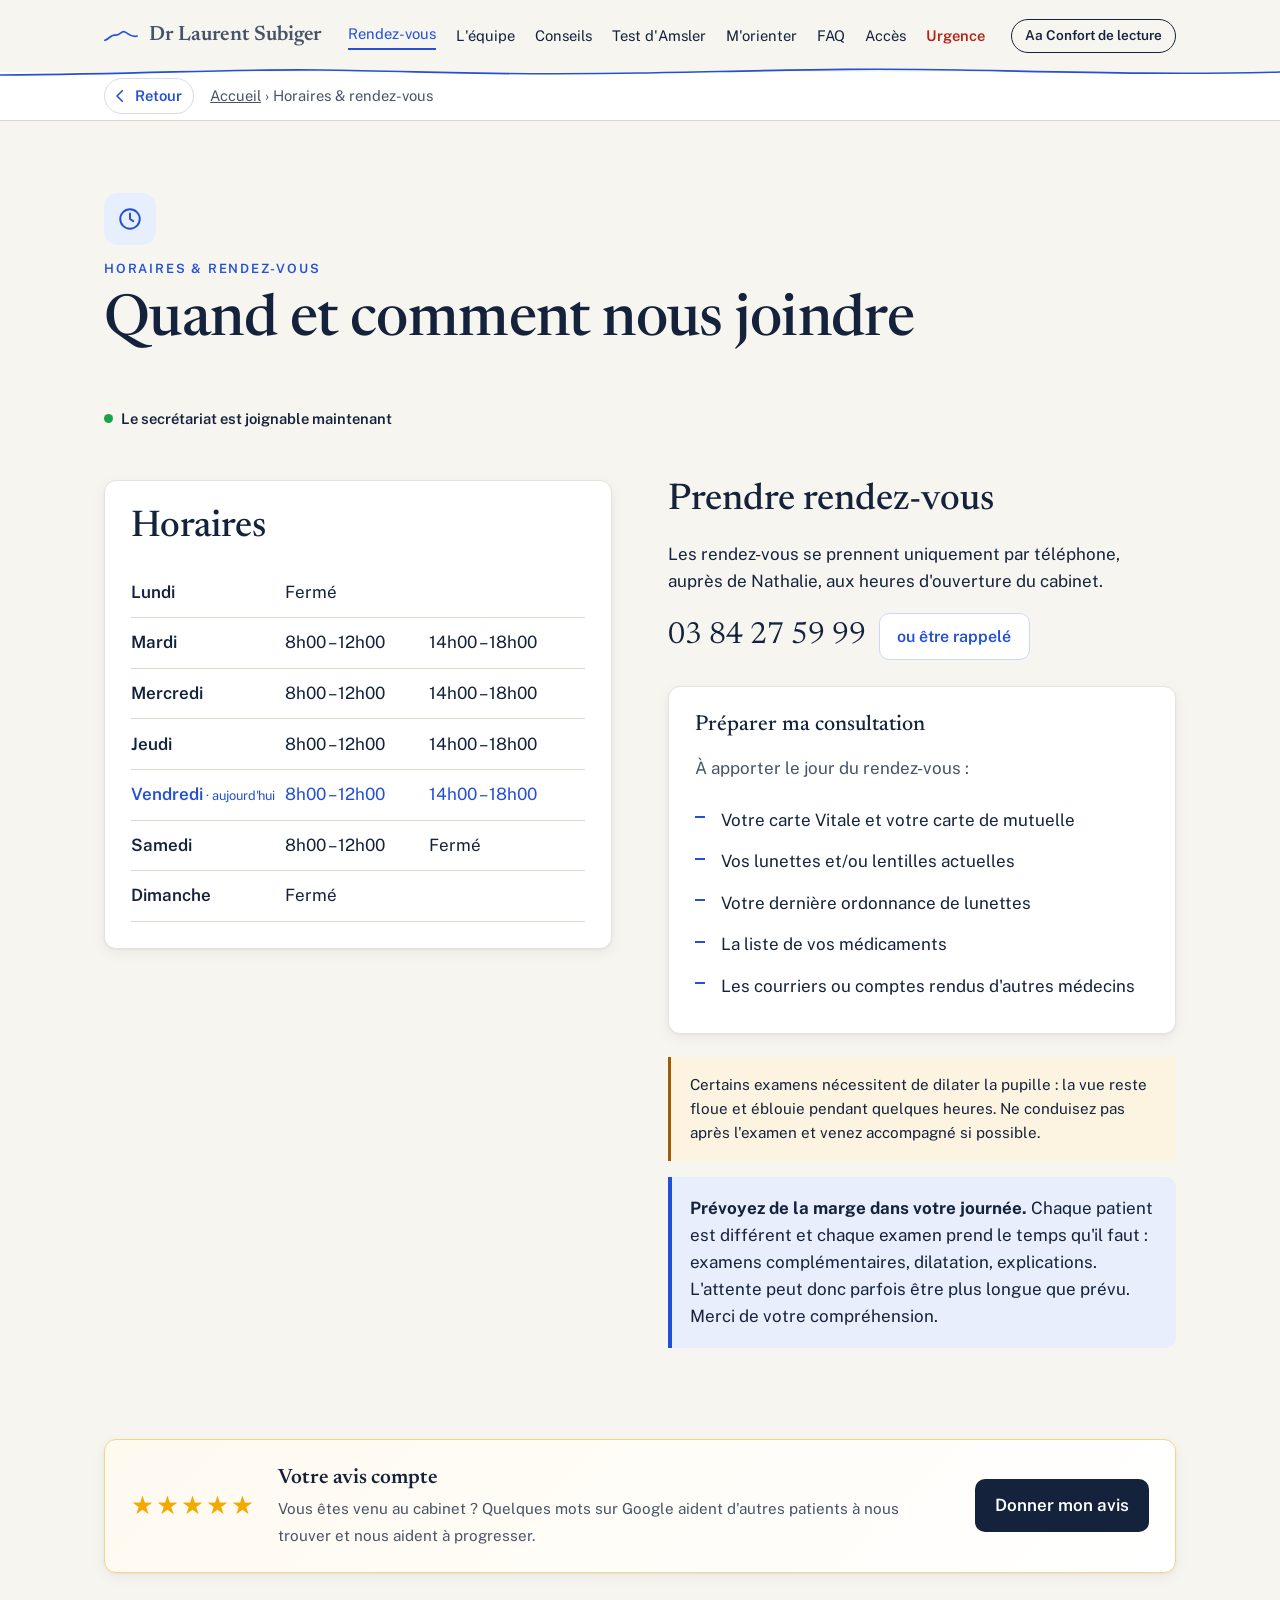
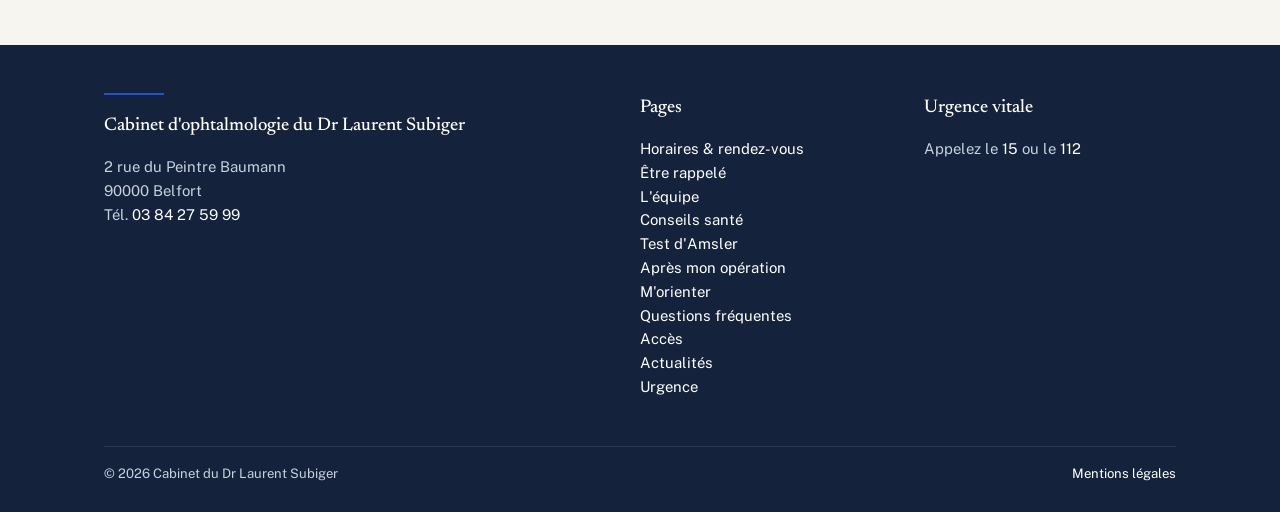
<file: rdv.html>
<!DOCTYPE html>
<html lang="fr">
<head>
<meta charset="utf-8">
<meta name="viewport" content="width=device-width,initial-scale=1">
<title>Horaires et rendez-vous · Dr Laurent Subiger, ophtalmologue à Belfort</title>
<link rel="preconnect" href="https://fonts.googleapis.com"><link rel="preconnect" href="https://fonts.gstatic.com" crossorigin>
<link href="https://fonts.googleapis.com/css2?family=Newsreader:opsz,wght@6..72,400;6..72,500;6..72,600&family=Public+Sans:wght@400;500;600;700&display=swap" rel="stylesheet">
<meta name="description" content="Horaires d'ouverture et prise de rendez-vous par téléphone au cabinet du Dr Subiger, ophtalmologue à Belfort.">
<link rel="icon" href="img/favicon.svg" type="image/svg+xml">
<link rel="stylesheet" href="style.css?v=10">
</head>
<body>
<main>
<section><div class="wrap">
  <div class="kicker">Horaires &amp; rendez-vous</div>
  <h1>Quand et comment nous joindre</h1>
  <div class="status" id="status">…</div>
  <div class="two" style="margin-top:1.5rem">
    <div class="panel">
      <h2>Horaires</h2>
      <table class="horaires"><tbody id="horaires"></tbody></table>
    </div>
    <div>
      <h2>Prendre rendez-vous</h2>
      <p data-site="rdv_texte"></p>
      <p class="cta" style="align-items:center"><a class="tel-big" data-tel></a> <a class="btn btn-soft" href="contact.html">ou être rappelé</a></p>
      <div class="panel prep" id="preparer">
        <h3>Préparer ma consultation</h3>
        <p class="muted">À apporter le jour du rendez-vous :</p>
        <ul class="check" data-list="rdv_a_apporter"></ul>
      </div>
      <div class="note" data-site="rdv_dilatation"></div>
      <div class="callout" style="margin-top:1rem"><p><strong>Prévoyez de la marge dans votre journée.</strong> Chaque patient est différent et chaque examen prend le temps qu'il faut : examens complémentaires, dilatation, explications. L'attente peut donc parfois être plus longue que prévu. Merci de votre compréhension.</p></div>
    </div>
  </div>
</div></section>
<section style="padding-top:0"><div class="wrap" id="avis"></div></section>
</main>
<script src="app.js"></script>
<script>init("rdv").then(() => avisBlock(document.getElementById("avis")));</script>
</body>
</html>
</file>
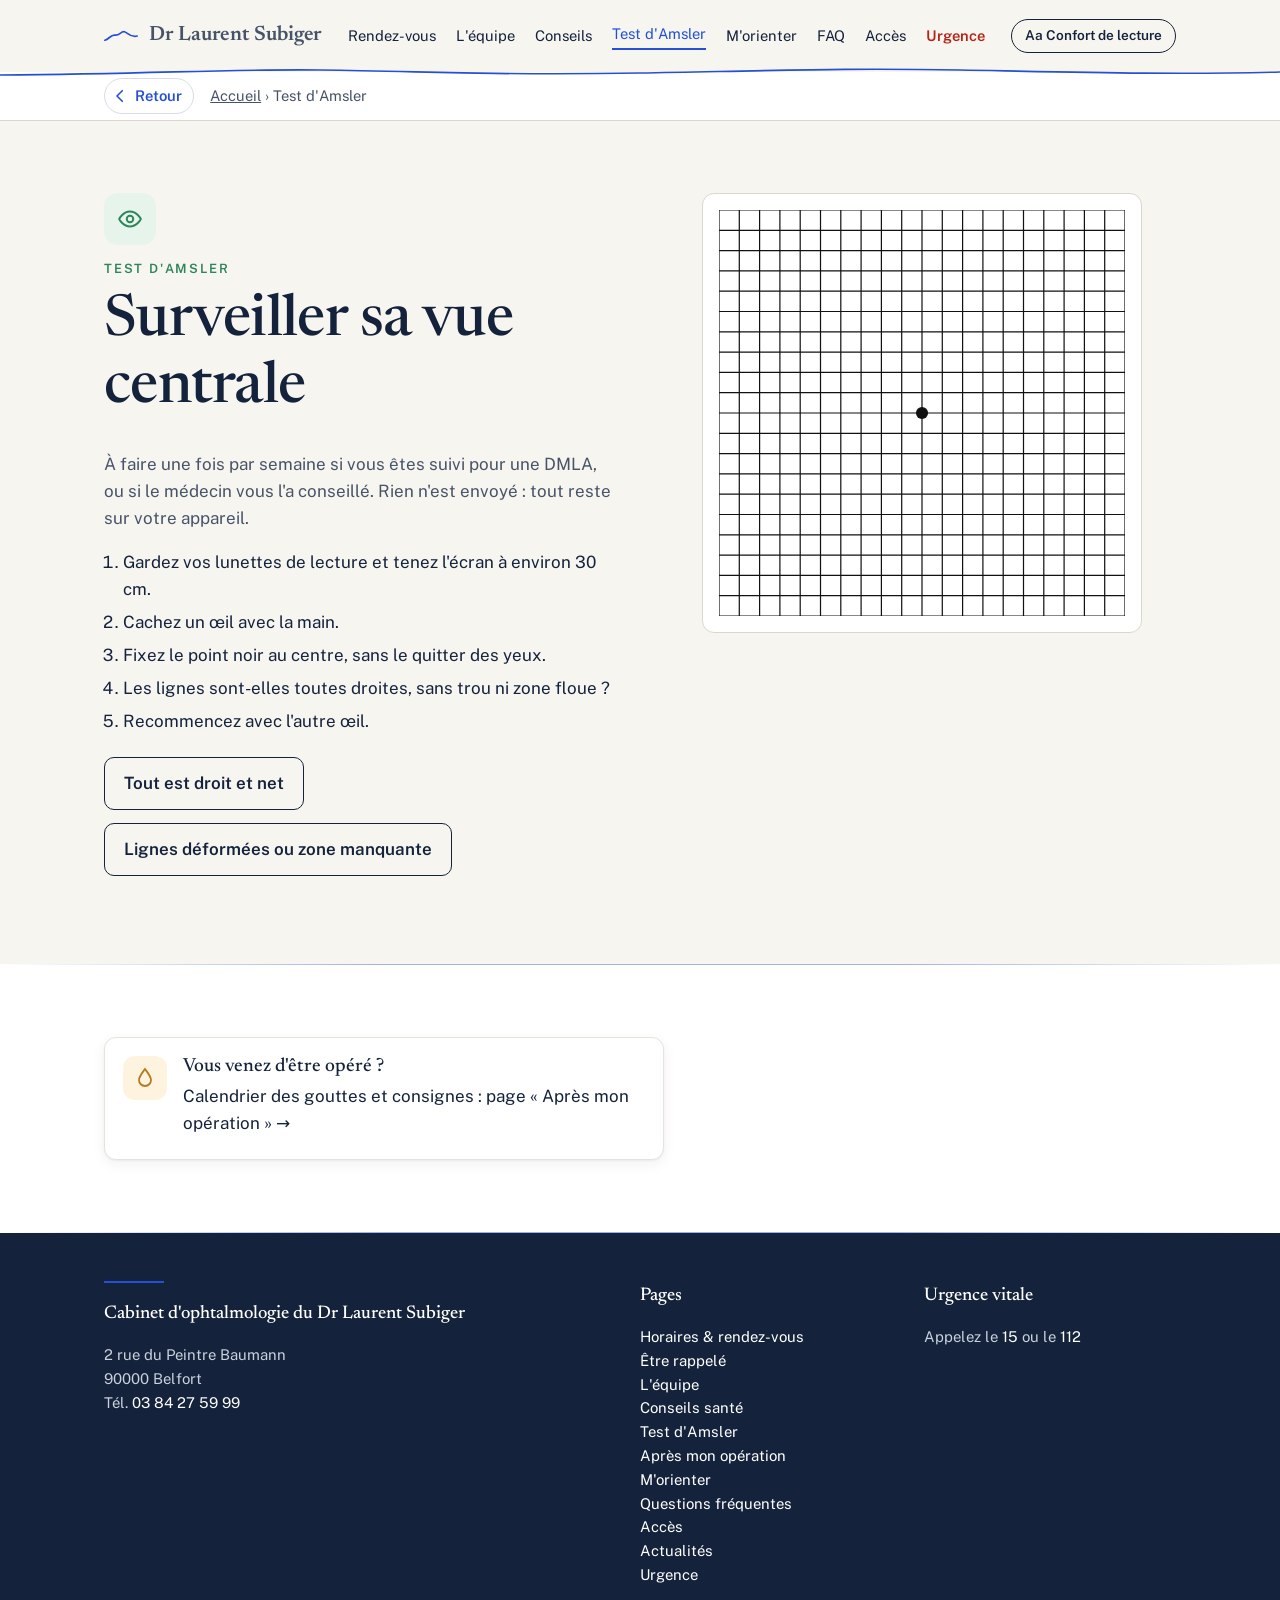
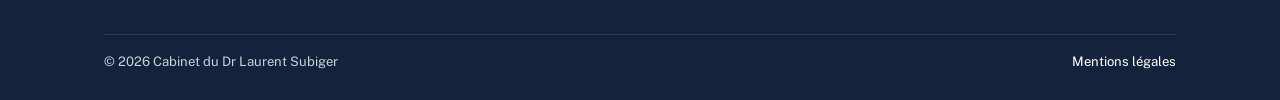
<file: suivi.html>
<!DOCTYPE html>
<html lang="fr">
<head>
<meta charset="utf-8">
<meta name="viewport" content="width=device-width,initial-scale=1">
<title>Test d'Amsler · Dr Laurent Subiger, ophtalmologue à Belfort</title>
<link rel="preconnect" href="https://fonts.googleapis.com"><link rel="preconnect" href="https://fonts.gstatic.com" crossorigin>
<link href="https://fonts.googleapis.com/css2?family=Newsreader:opsz,wght@6..72,400;6..72,500;6..72,600&family=Public+Sans:wght@400;500;600;700&display=swap" rel="stylesheet">
<meta name="description" content="Test de la grille d'Amsler : surveiller sa vue centrale chez soi, chaque semaine, en cas de DMLA.">
<link rel="icon" href="img/favicon.svg" type="image/svg+xml">
<link rel="stylesheet" href="style.css">
</head>
<body>
<main>
<section id="amsler"><div class="wrap two">
  <div>
    <div class="kicker">Test d'Amsler</div>
    <h1>Surveiller sa vue centrale</h1>
    <p class="muted">À faire une fois par semaine si vous êtes suivi pour une DMLA, ou si le médecin vous l'a conseillé. Rien n'est envoyé : tout reste sur votre appareil.</p>
    <ol class="steps-list">
      <li>Gardez vos lunettes de lecture et tenez l'écran à environ 30 cm.</li>
      <li>Cachez un œil avec la main.</li>
      <li>Fixez le point noir au centre, sans le quitter des yeux.</li>
      <li>Les lignes sont-elles toutes droites, sans trou ni zone floue ?</li>
      <li>Recommencez avec l'autre œil.</li>
    </ol>
    <div class="cta" style="margin-top:1.4rem">
      <button class="btn btn-ghost" data-amsler="ok">Tout est droit et net</button>
      <button class="btn btn-ghost" data-amsler="ko">Lignes déformées ou zone manquante</button>
    </div>
    <p class="muted" id="a-last" style="font-size:.9rem;margin-top:1rem"></p>
    <div id="a-res" style="margin-top:1rem"></div>
  </div>
  <div class="amsler-wrap">
    <svg viewBox="0 0 200 200" class="amsler" role="img" aria-label="Grille d'Amsler : quadrillage avec un point au centre">
      <rect width="200" height="200" fill="#fff"/>
      <g stroke="#111" stroke-width=".6" id="grid"></g>
      <circle cx="100" cy="100" r="3" fill="#111"/>
    </svg>
  </div>
</div></section>
<section class="alt"><div class="wrap"><a class="acces-card" href="operation.html" style="text-decoration:none;color:inherit;max-width:560px"><div class="acces-ico" style="background:#fdf3df;color:#b7791f"><svg viewBox="0 0 24 24" width="24" height="24" fill="none" stroke="currentColor" stroke-width="1.8" aria-hidden="true"><path d="M12 3c3 4 6 7.5 6 11a6 6 0 0 1-12 0c0-3.5 3-7 6-11z"/></svg></div><div><h3>Vous venez d'être opéré ?</h3><p>Calendrier des gouttes et consignes : page « Après mon opération » →</p></div></a></div></section>
</main>
<script src="app.js"></script>
<script>
  const g = document.getElementById("grid");
  for (let i = 0; i <= 200; i += 10) g.insertAdjacentHTML("beforeend", `<line x1="${i}" y1="0" x2="${i}" y2="200"/><line x1="0" y1="${i}" x2="200" y2="${i}"/>`);
  init("suivi").then(site => {
    const lastEl = document.getElementById("a-last");
    const showLast = d => lastEl.textContent = d ? `Dernier test : ${new Date(d).toLocaleDateString("fr-FR")}` : "";
    showLast(store.get("amsler", null));
    document.querySelectorAll("[data-amsler]").forEach(b => b.onclick = () => {
      const now = new Date().toISOString(); store.set("amsler", now); showLast(now);
      document.getElementById("a-res").innerHTML = b.dataset.amsler === "ok"
        ? `<div class="res conseil"><h3>Rien d'anormal</h3><p>Refaites le test une fois par semaine, chaque œil séparément.</p></div>`
        : `<div class="res urgent"><h3>Appelez le cabinet rapidement</h3><p>Des lignes déformées ou une zone manquante doivent être vérifiées sans tarder, surtout si c'est nouveau.</p><a class="btn btn-primary" href="${telHref(site.telephone)}">Appeler · ${esc(site.telephone)}</a></div>`;
    });
  });
</script>
</body>
</html>
</file>
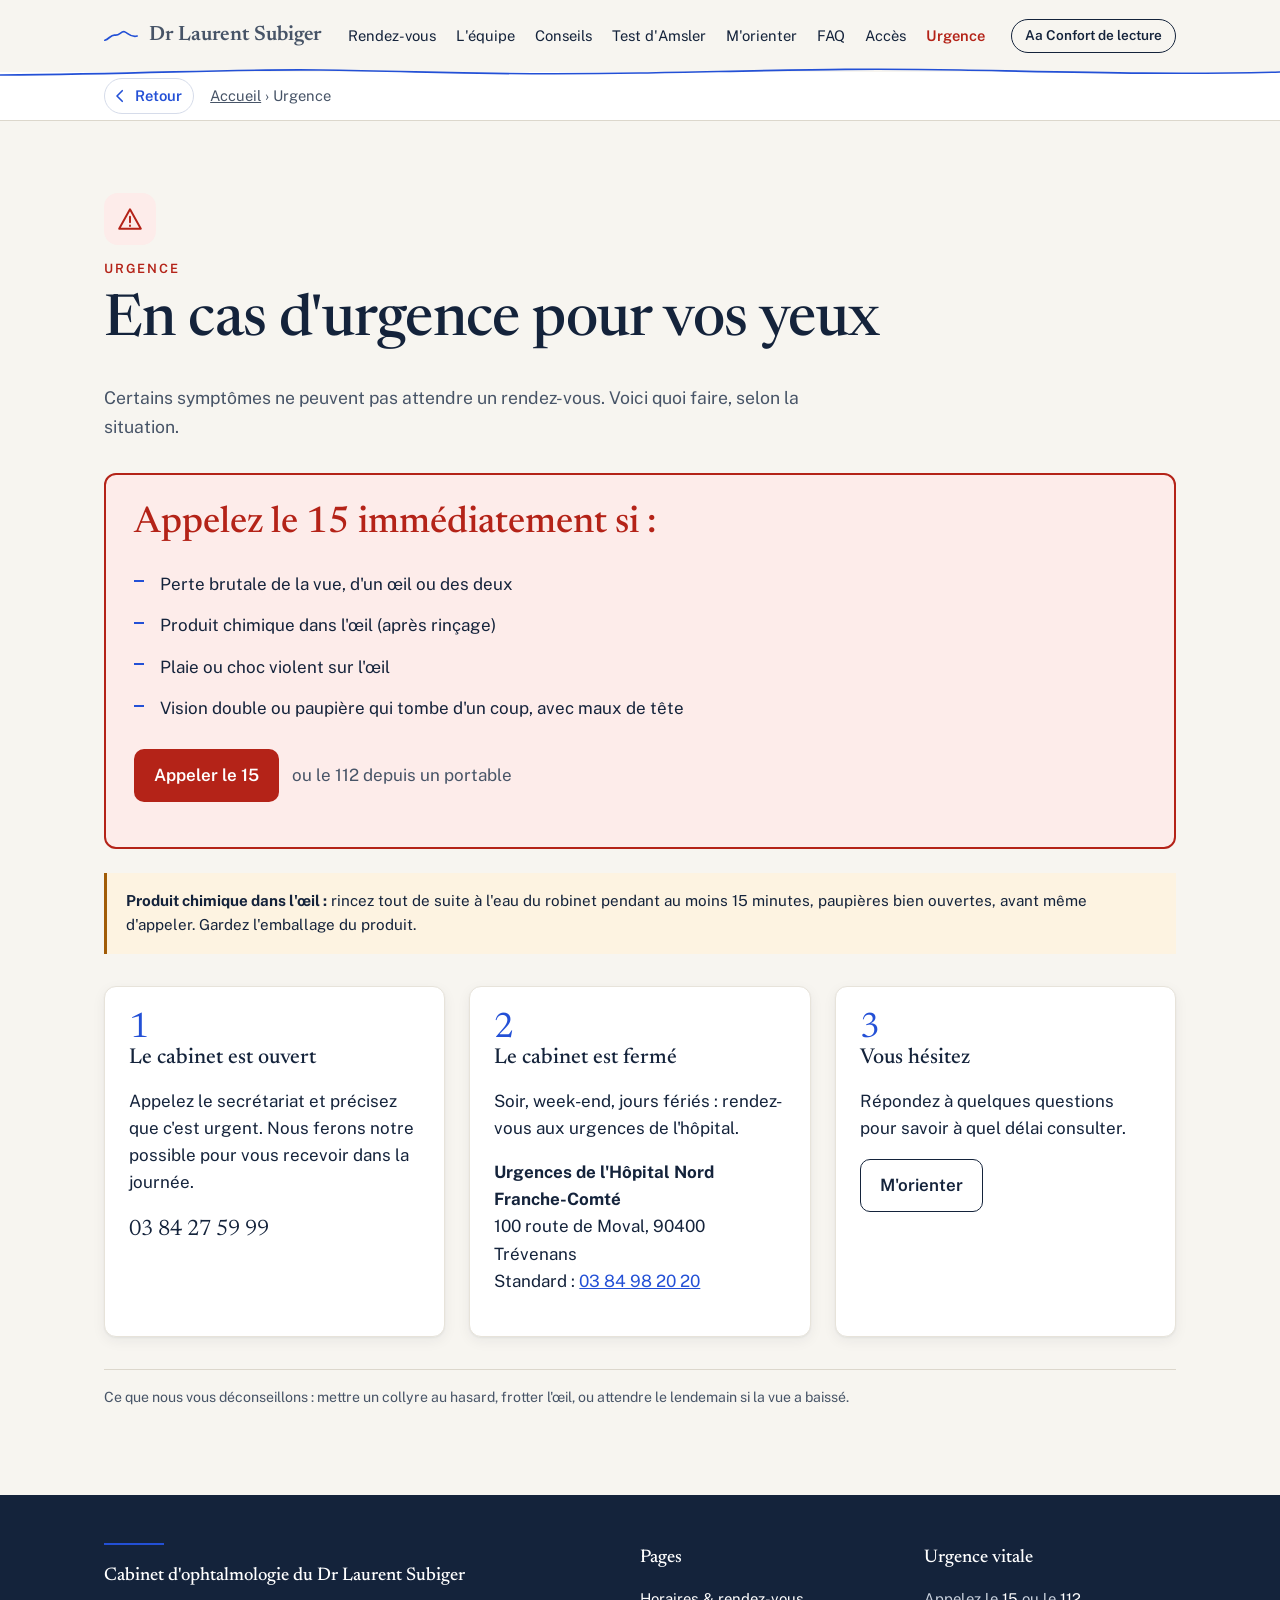
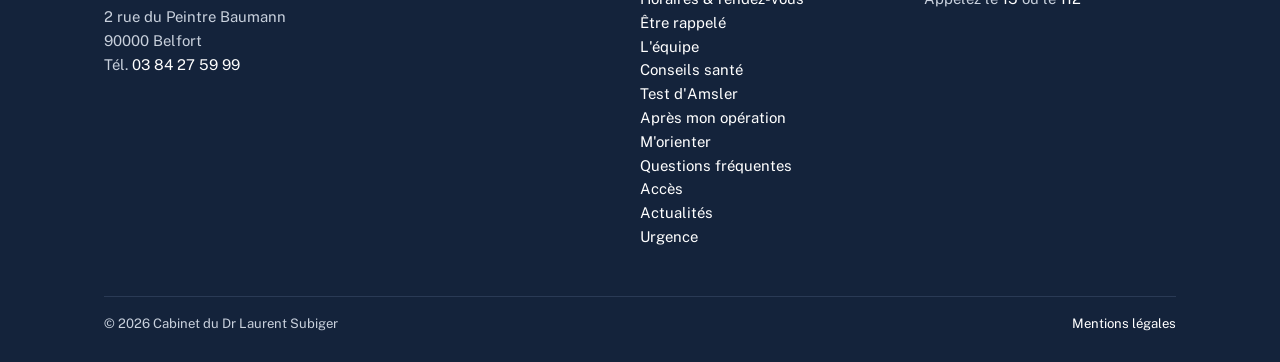
<file: urgence.html>
<!DOCTYPE html>
<html lang="fr">
<head>
<meta charset="utf-8">
<meta name="viewport" content="width=device-width,initial-scale=1">
<title>Urgence ophtalmologique · Dr Laurent Subiger, Belfort</title>
<link rel="preconnect" href="https://fonts.googleapis.com"><link rel="preconnect" href="https://fonts.gstatic.com" crossorigin>
<link href="https://fonts.googleapis.com/css2?family=Newsreader:opsz,wght@6..72,400;6..72,500;6..72,600&family=Public+Sans:wght@400;500;600;700&display=swap" rel="stylesheet">
<meta name="description" content="Que faire en cas d'urgence pour vos yeux : baisse brutale de la vue, choc, produit chimique.">
<link rel="icon" href="img/favicon.svg" type="image/svg+xml">
<link rel="stylesheet" href="style.css">
</head>
<body>
<main><section><div class="wrap">
  <div class="kicker" style="color:var(--red)">Urgence</div>
  <h1>En cas d'urgence pour vos yeux</h1>
  <p class="muted" style="max-width:40em;font-size:1.1rem">Certains symptômes ne peuvent pas attendre un rendez-vous. Voici quoi faire, selon la situation.</p>

  <div class="alert" style="margin-top:2rem">
    <h2>Appelez le 15 immédiatement si :</h2>
    <ul class="check" data-list="urgence_15"></ul>
    <p class="cta" style="margin-top:1.2rem"><a class="btn btn-red" href="tel:15">Appeler le 15</a> <span class="muted">ou le 112 depuis un portable</span></p>
  </div>

  <div class="note" style="margin-top:1.5rem"><strong>Produit chimique dans l'œil :</strong> rincez tout de suite à l'eau du robinet pendant au moins 15 minutes, paupières bien ouvertes, avant même d'appeler. Gardez l'emballage du produit.</div>

  <div class="steps">
    <div><div class="num">1</div><h3>Le cabinet est ouvert</h3><p>Appelez le secrétariat et précisez que c'est urgent. Nous ferons notre possible pour vous recevoir dans la journée.</p><p><a class="tel-big" data-tel style="font-size:1.4rem"></a></p></div>
    <div><div class="num">2</div><h3>Le cabinet est fermé</h3><p>Soir, week-end, jours fériés : rendez-vous aux urgences de l'hôpital.</p><p><strong data-site="urgence_hopital_nom"></strong><br><span data-site="urgence_hopital_adresse"></span><br>Standard : <a id="hop-tel"><span data-site="urgence_hopital_tel"></span></a></p></div>
    <div><div class="num">3</div><h3>Vous hésitez</h3><p>Répondez à quelques questions pour savoir à quel délai consulter.</p><p><a class="btn btn-ghost" href="orientation.html">M'orienter</a></p></div>
  </div>

  <p class="disclaimer">Ce que nous vous déconseillons : mettre un collyre au hasard, frotter l'œil, ou attendre le lendemain si la vue a baissé.</p>
</div></section></main>
<script src="app.js"></script>
<script>init("urgence").then(s => { document.getElementById("hop-tel").href = telHref(s.urgence_hopital_tel); });</script>
</body>
</html>
</file>
<file: style.css>
:root{
  --ink:#14233b; --ink-2:#4a5568; --paper:#f7f5f0; --card:#fff;
  --blue:#2350d6; --blue-soft:#e8eefc; --blue-pale:#c9d6f6; --line:#dcd7cc;
  --red:#b42318; --red-soft:#fdecea; --amber:#a15c07; --amber-soft:#fdf3e1; --green:#1f6f4a; --green-soft:#e5f3ec;
  --serif:"Newsreader",Georgia,serif; --sans:"Public Sans",system-ui,sans-serif;
}
*{box-sizing:border-box}
html{scroll-behavior:smooth}
body{margin:0;background:var(--paper);color:var(--ink);font:17px/1.6 var(--sans)}
img{max-width:100%;display:block}
a{color:var(--blue)}
.wrap{max-width:1120px;margin:0 auto;padding:0 24px}
h1,h2,h3{font-family:var(--serif);font-weight:500;line-height:1.15;margin:0 0 .5em}
h1{font-size:clamp(2.3rem,5vw,3.6rem);letter-spacing:-.01em}
h2{font-size:clamp(1.7rem,3vw,2.3rem)}
h3{font-size:1.35rem}
.kicker{font-size:.8rem;letter-spacing:.14em;text-transform:uppercase;color:var(--blue);font-weight:600;margin-bottom:.6rem;display:flex;align-items:center;gap:.6rem}
.kicker::before{content:"";width:34px;height:12px;background:url("data:image/svg+xml,%3Csvg xmlns='http://www.w3.org/2000/svg' viewBox='0 0 34 12'%3E%3Cpath d='M1 10 C5 9 7 4 11 5 S17 1 21 2 S27 8 33 6' fill='none' stroke='%232350d6' stroke-width='1.8' stroke-linecap='round'/%3E%3C/svg%3E") no-repeat}
.muted{color:var(--ink-2)}

/* bandeau + header */
.bandeau{background:var(--ink);color:#fff;font-size:.92rem;text-align:center;padding:.55rem 1rem}
header.site{background:var(--paper);position:sticky;top:0;z-index:20}
header.site::after{content:"";position:absolute;left:0;right:0;bottom:-6px;height:12px;pointer-events:none;background:url("data:image/svg+xml,%3Csvg xmlns='http://www.w3.org/2000/svg' viewBox='0 0 1200 12' preserveAspectRatio='none'%3E%3Cpath d='M0 9 C150 8 200 3 300 4 S450 10 600 7 S800 2 900 4 S1100 9 1200 6' fill='none' stroke='%232350d6' stroke-width='1.6' vector-effect='non-scaling-stroke'/%3E%3C/svg%3E") 0 0/100% 100% no-repeat}
header.site .wrap{display:flex;align-items:center;justify-content:space-between;height:72px;gap:1rem}
.logo{display:flex;flex-direction:column;text-decoration:none;color:var(--ink);line-height:1.1}
.logo b{font-family:var(--serif);font-weight:500;font-size:1.3rem}
.logo span{font-size:.78rem;color:var(--ink-2);letter-spacing:.04em}
.logo b i{font-style:normal;border-bottom:2px solid var(--blue)}
nav.main{display:flex;gap:1.6rem;align-items:center}
nav.main a{color:var(--ink);text-decoration:none;font-size:.95rem}
nav.main a:hover,nav.main a.on{color:var(--blue)}
nav.main a.urg{color:var(--red);font-weight:600}
.btn{display:inline-flex;align-items:center;gap:.5rem;padding:.75rem 1.2rem;border-radius:6px;font-weight:600;text-decoration:none;border:1px solid transparent;cursor:pointer;font:inherit;font-weight:600}
.btn-primary{background:var(--ink);color:#fff}
.btn-primary:hover{background:#0b1626}
.btn-ghost{border-color:var(--ink);color:var(--ink);background:transparent}
.btn-red{background:var(--red);color:#fff}
.menu-btn{display:none;background:none;border:0;font:inherit;font-size:1rem;color:var(--ink);cursor:pointer}

/* sections */
section{padding:72px 0}
section.alt{background:var(--card);border-top:1px solid var(--line);border-bottom:1px solid var(--line)}
.hero{padding:56px 0 64px}
.hero .grid{display:grid;grid-template-columns:1.05fr .95fr;gap:56px;align-items:center}
.hero p.lead{font-size:1.15rem;color:var(--ink-2);max-width:34em}
.hero .photo{position:relative}
.hero .photo img{border-radius:4px;aspect-ratio:4/3.4;object-fit:cover;width:100%}
.hero .photo::after{content:"";position:absolute;left:-18px;bottom:28px;width:72%;height:3px;background:var(--blue)}
.status{display:inline-flex;align-items:center;gap:.5rem;font-size:.92rem;font-weight:600;margin:1.4rem 0 1.6rem}
.status::before{content:"";width:9px;height:9px;border-radius:50%;background:var(--ink-2)}
.status.open::before{background:#16a34a}
.status.closed::before{background:var(--red)}
.cta{display:flex;flex-wrap:wrap;gap:.8rem;align-items:center}
.tel-big{font-family:var(--serif);font-size:1.9rem;text-decoration:none;color:var(--ink)}

.cols{display:grid;grid-template-columns:repeat(3,1fr);gap:1px;background:var(--line);border:1px solid var(--line)}
.cols > a,.cols > div{background:var(--card);padding:28px;text-decoration:none;color:var(--ink);display:block}
.cols > a:hover{background:var(--blue-soft)}
.cols h3{margin-bottom:.35rem}
.cols p{margin:0;color:var(--ink-2);font-size:.95rem}
.cols .arrow{color:var(--blue);font-weight:600;font-size:.9rem;margin-top:1rem;display:block}
.cols > a.urgent h3{color:var(--red)}

.two{display:grid;grid-template-columns:1fr 1fr;gap:56px;align-items:start}
table.horaires{width:100%;border-collapse:collapse}
table.horaires td{padding:.7rem 0;border-bottom:1px solid var(--line)}
table.horaires td:first-child{font-weight:600;width:34%}
table.horaires tr.today td{color:var(--blue)}
table.horaires tr.today td:first-child::after{content:" · aujourd'hui";font-weight:400;font-size:.8rem}
ul.check{list-style:none;padding:0;margin:0}
ul.check li{padding:.45rem 0 .45rem 1.6rem;position:relative}
ul.check li::before{content:"";position:absolute;left:0;top:1.05rem;width:10px;height:2px;background:var(--blue)}
.note{background:var(--amber-soft);border-left:3px solid var(--amber);padding:1rem 1.2rem;font-size:.95rem;margin-top:1.4rem}

/* équipe */
.team{display:grid;grid-template-columns:1.4fr 1fr;gap:32px}
.person{background:var(--card);border:1px solid var(--line);padding:32px;display:grid;grid-template-columns:150px 1fr;gap:28px}
.person img{width:150px;height:176px;object-fit:cover;border-radius:3px}
.person .role{color:var(--blue);font-weight:600;font-size:.92rem;margin-bottom:.8rem}
.person ul{margin:.6rem 0 0;padding-left:1.1rem;color:var(--ink-2);font-size:.95rem}
.person.small{grid-template-columns:1fr}
.initial{width:64px;height:64px;border-radius:50%;background:var(--blue-soft);color:var(--blue);font-family:var(--serif);font-size:1.8rem;display:grid;place-items:center}
details.cv{margin-top:1rem;font-size:.95rem}
details.cv summary{cursor:pointer;color:var(--blue);font-weight:600}
details.cv dl{display:grid;grid-template-columns:90px 1fr;gap:.35rem 1rem;margin:1rem 0 0}
details.cv dt{font-weight:600}
details.cv dd{margin:0;color:var(--ink-2)}

/* actus */
.news{display:grid;grid-template-columns:repeat(auto-fill,minmax(300px,1fr));gap:24px}
.news article{border-top:2px solid var(--ink);padding-top:1rem}
.news time{font-size:.85rem;color:var(--ink-2)}
.news h3{margin:.3rem 0 .5rem}

/* galerie + accès */
.gallery{display:grid;grid-template-columns:2fr 1fr 1fr;grid-template-rows:200px 200px;gap:10px;margin-top:2rem}
.gallery img{width:100%;height:100%;object-fit:cover;border-radius:3px}
.gallery img:first-child{grid-row:span 2}
.map{width:100%;height:320px;border:1px solid var(--line);border-radius:3px;background:var(--blue-soft)}

/* fiches */
.fiches{display:grid;grid-template-columns:repeat(auto-fill,minmax(300px,1fr));gap:24px}
.fiche-card{background:var(--card);border:1px solid var(--line);padding:26px;text-decoration:none;color:var(--ink);display:flex;flex-direction:column}
.fiche-card:hover{border-color:var(--blue)}
.fiche-card .theme{font-size:.78rem;text-transform:uppercase;letter-spacing:.1em;color:var(--blue);font-weight:600}
.fiche-card p{color:var(--ink-2);font-size:.95rem;flex:1}
.badge{display:inline-block;font-size:.75rem;font-weight:600;padding:.15rem .5rem;border-radius:3px;background:var(--amber-soft);color:var(--amber);margin-left:.4rem}
.filters{display:flex;flex-wrap:wrap;gap:.5rem;margin:0 0 2rem}
.filters button{border:1px solid var(--line);background:var(--card);padding:.45rem .9rem;border-radius:99px;font:inherit;font-size:.9rem;cursor:pointer;color:var(--ink)}
.filters button.on{background:var(--ink);color:#fff;border-color:var(--ink)}
.prose{max-width:720px}
.prose h2{font-size:1.5rem;margin-top:2rem}
.prose li{margin:.3rem 0}
.video{position:relative;aspect-ratio:16/9;margin:1.5rem 0;background:#000}
.video iframe{position:absolute;inset:0;width:100%;height:100%;border:0}

/* urgence */
.alert{border:2px solid var(--red);background:var(--red-soft);padding:28px;border-radius:4px}
.alert h2{color:var(--red)}
.steps{display:grid;grid-template-columns:repeat(3,1fr);gap:24px;margin-top:2rem}
.steps > div{background:var(--card);border:1px solid var(--line);padding:24px}
.steps .num{font-family:var(--serif);font-size:2.2rem;color:var(--blue);line-height:1}

/* orientation */
.tree{max-width:720px}
.tree .q{font-family:var(--serif);font-size:1.7rem;margin-bottom:1.2rem}
.tree .opts{display:grid;gap:.6rem}
.tree .opts button{text-align:left;padding:1rem 1.2rem;border:1px solid var(--line);background:var(--card);font:inherit;cursor:pointer;border-radius:4px;color:var(--ink);display:flex;justify-content:space-between}
.tree .opts button:hover{border-color:var(--blue);background:var(--blue-soft)}
.tree .opts button::after{content:"→";color:var(--blue)}
.crumbs{font-size:.88rem;color:var(--ink-2);margin-bottom:1.4rem}
.res{padding:28px;border-radius:4px;border-left:5px solid}
.res.vital{background:var(--red-soft);border-color:var(--red)}
.res.urgent{background:var(--amber-soft);border-color:var(--amber)}
.res.rapide{background:var(--blue-soft);border-color:var(--blue)}
.res.conseil,.res.rdv{background:var(--green-soft);border-color:var(--green)}
.res .niv{font-size:.8rem;text-transform:uppercase;letter-spacing:.12em;font-weight:700}
.disclaimer{font-size:.88rem;color:var(--ink-2);margin-top:2rem;border-top:1px solid var(--line);padding-top:1rem}

footer.site{background:var(--ink);color:#c9d1dd;padding:48px 0 28px;font-size:.93rem}
footer.site .grid{display:grid;grid-template-columns:2fr 1fr 1fr;gap:32px}
footer.site h4{color:#fff;font-family:var(--serif);font-weight:500;font-size:1.15rem;margin:0 0 .6rem}
footer.site a{color:#fff;text-decoration:none}
footer.site .line{height:2px;background:var(--blue);width:60px;margin-bottom:1rem}
footer.site .small{margin-top:2rem;border-top:1px solid #2a3a55;padding-top:1rem;font-size:.82rem;display:flex;justify-content:space-between;flex-wrap:wrap;gap:1rem}

@media (max-width:900px){
  nav.main{display:none;position:absolute;top:72px;left:0;right:0;background:var(--paper);flex-direction:column;align-items:flex-start;padding:1rem 24px 1.5rem;border-bottom:1px solid var(--line);gap:1rem}
  nav.main.open{display:flex}
  .menu-btn{display:block}
  .hero .grid,.two,.team,.person,footer.site .grid,.steps{grid-template-columns:1fr}
  .cols{grid-template-columns:1fr}
  .gallery{grid-template-columns:1fr 1fr;grid-template-rows:180px 140px 140px}
  .gallery img:first-child{grid-column:span 2;grid-row:auto}
  section{padding:52px 0}
}

/* confort de lecture */
.confort-btn{border:1px solid var(--ink);background:transparent;color:var(--ink);border-radius:99px;padding:.35rem .8rem;font:inherit;font-size:.85rem;font-weight:600;cursor:pointer;white-space:nowrap}
.confort-btn[aria-pressed="true"]{background:var(--ink);color:#fff}
html.confort body{font-size:21px;line-height:1.7}
html.confort{--ink:#000;--ink-2:#1a1a1a;--paper:#fff;--line:#555;--blue:#0033aa}
html.confort a{text-decoration:underline}
html.confort .btn{text-decoration:none;border-width:2px}
html.confort :focus-visible{outline:3px solid #ffbf00;outline-offset:2px}
:focus-visible{outline:2px solid var(--blue);outline-offset:2px}
@media (max-width:900px){.confort-btn span{display:none}}

/* faq */
details.faq{border-bottom:1px solid var(--line);padding:1rem 0}
details.faq summary{cursor:pointer;font-weight:600;list-style:none;display:flex;justify-content:space-between;gap:1rem}
details.faq summary::after{content:"+";color:var(--blue);font-size:1.3rem;line-height:1}
details.faq[open] summary::after{content:"–"}
details.faq div{color:var(--ink-2);padding-top:.5rem}
details.faq p{margin:.3rem 0}

/* outils */
.panel{background:var(--card);border:1px solid var(--line);padding:26px;border-radius:4px}
.field{display:flex;flex-direction:column;gap:.35rem;font-weight:600;font-size:.92rem;margin-bottom:1rem}
.field select,.field input,.drop-row input{font:inherit;font-weight:400;padding:.65rem .8rem;border:1px solid var(--line);border-radius:4px;background:#fff;color:var(--ink)}
.steps-list{padding-left:1.2rem}
.steps-list li{margin:.35rem 0}
.amsler-wrap{background:#fff;border:1px solid var(--line);padding:16px;border-radius:4px;max-width:440px;justify-self:center;width:100%}
.amsler{width:100%;display:block}
.timer .t-step{font-weight:600;margin-top:1rem;min-height:1.6em}
.timer .t-time{font-family:var(--serif);font-size:3.4rem;line-height:1.1;margin:.2rem 0 1rem;font-variant-numeric:tabular-nums}
.link{background:none;border:0;padding:0;font:inherit;color:var(--blue);cursor:pointer;text-decoration:underline}
.drop-row{display:grid;grid-template-columns:1.6fr auto auto auto;gap:.6rem;align-items:center;margin-bottom:.6rem;font-size:.92rem}
.drop-row label{display:flex;align-items:center;gap:.35rem;white-space:nowrap}
.drop-row input[type=number]{width:4.2rem}
.day-nav{display:flex;align-items:center;justify-content:space-between;gap:1rem;margin-bottom:1rem}
.day-title{font-family:var(--serif);font-size:1.4rem;text-align:center}
.day-nav > div{text-align:center}
.drop-day{padding:1rem 0;border-bottom:1px solid var(--line)}
.drop-day:last-child{border-bottom:0}
.ticks{display:flex;flex-wrap:wrap;gap:.6rem;margin-top:.7rem}
.tick input{position:absolute;opacity:0}
.tick span{display:grid;place-items:center;width:52px;height:52px;border:2px solid var(--line);border-radius:50%;cursor:pointer;font-weight:600;color:var(--ink-2)}
.tick input:checked + span{background:var(--blue);border-color:var(--blue);color:#fff}
.tick input:focus-visible + span{outline:2px solid var(--blue);outline-offset:2px}
@media (max-width:900px){.drop-row{grid-template-columns:1fr 1fr}.drop-row input:first-child{grid-column:span 2}}

/* logo */
.logo{flex-direction:row;align-items:center;gap:.7rem}
.logo svg{width:40px;height:16px;fill:none;stroke:var(--blue);stroke-width:2;stroke-linecap:round;flex:none}
.logo-txt{display:flex;flex-direction:column}
.urg-head{color:var(--red);font-weight:600;text-decoration:none;border:1px solid var(--red);border-radius:99px;padding:.35rem .9rem;font-size:.9rem;margin-left:auto}
header.site .wrap{gap:1.2rem}
nav.main{gap:1.25rem}
nav.main a{font-size:.92rem}

/* ===== Accueil : une seule page, photo des Vosges ===== */
body.hub{min-height:100vh;min-height:100svh;display:flex;flex-direction:column;background:linear-gradient(180deg,#fbf1e6 0%,#f8d9b8 55%,rgb(245,190,142) 100%)}
body.hub header.site{background:transparent}
.hub-main{flex:1;display:flex;flex-direction:column;min-height:0}
.hub-top{flex:1;display:flex;justify-content:space-between;align-items:flex-end;gap:2rem;padding-top:24px;padding-bottom:18px;width:100%}
.hub-top h1{font-size:clamp(2rem,3.4vw,3rem);margin:0}
.hub-contact{text-align:right;flex:none}
.hub-contact .status{margin:0 0 .3rem}
.hub-contact .tel-big{font-size:2rem;display:block}
.small{font-size:.85rem}
.ridge{position:relative;width:100%;flex:none;height:min(calc(100vw * 500 / 1963), calc(100svh - 300px));min-height:280px}
.scene{position:absolute;inset:0;width:100%;height:100%;display:block}
.scene.mob{display:none}
.scene path{fill:none;stroke-linecap:round;stroke-linejoin:round;vector-effect:non-scaling-stroke}
.scene .halo{stroke:rgba(255,255,255,.55);stroke-width:7;opacity:0;transition:opacity 1s 1.6s}
.scene .ridge-line{stroke:#2f6bff;stroke-width:3.5;stroke-dasharray:1;stroke-dashoffset:1;transition:stroke-dashoffset 2.4s cubic-bezier(.4,0,.2,1) .2s}
.ridge.drawn .ridge-line{stroke-dashoffset:0}
.ridge.drawn .halo{opacity:1}
.credit{position:absolute;right:14px;bottom:8px;font-size:.72rem;color:rgba(255,255,255,.7)}
.stations{position:absolute;inset:0}
.stations a{position:absolute;width:156px;transform:translateX(-50%);text-align:center;text-decoration:none;opacity:0;transition:opacity .5s ease var(--d,0s);padding:.3rem .3rem;border-radius:4px}
.ridge.drawn .stations a{opacity:1}
.stations a.up{color:var(--ink)}
.stations a.down{color:#fff}
.stations a.down span{color:rgba(255,255,255,.78)}
.stations a::before{content:"";position:absolute;left:50%;width:16px;height:16px;margin-left:-8px;border-radius:50%;background:#fff;border:4px solid #2f6bff;box-sizing:border-box;box-shadow:0 0 0 3px rgba(255,255,255,.35);transition:background .2s,transform .2s;z-index:1}
.stations a::after{content:"";position:absolute;left:50%;width:0;height:var(--lead,10px);border-left:1px dashed currentColor;opacity:.55}
.stations a.up::after{top:100%}
.stations a.up::before{top:calc(100% + var(--lead,10px) - 8px)}
.stations a.down::after{bottom:100%}
.stations a.down::before{bottom:calc(100% + var(--lead,10px) - 8px)}
.stations b{display:block;font-family:var(--serif);font-weight:500;font-size:1.15rem;line-height:1.2}
.stations span{display:block;font-size:.8rem;color:var(--ink-2);margin-top:.15rem;line-height:1.35}
.stations a:hover::before,.stations a:focus-visible::before{background:#2f6bff;transform:scale(1.2)}
.stations a.up:hover b{color:var(--blue)}
.stations a.down:hover b{text-decoration:underline}
.hub-bottom-band{background:#082144}
.hub-bottom{display:flex;justify-content:space-between;align-items:center;gap:1.5rem;flex-wrap:wrap;width:100%;padding-top:14px;padding-bottom:16px}
.urgence-pill{background:#fff;border:1px solid #fff;color:var(--ink);text-decoration:none;padding:.65rem 1.1rem;border-radius:6px;font-size:.95rem}
.urgence-pill b{color:var(--red);margin-right:.4rem}
.urgence-pill:hover{box-shadow:0 0 0 3px rgba(255,255,255,.3)}
.news-line{color:#fff;text-decoration:none;font-size:.95rem}
.news-line .muted{color:rgba(255,255,255,.65)}
.news-line:hover{text-decoration:underline}
@media (prefers-reduced-motion:reduce){.scene .ridge-line,.scene .halo,.stations a{transition:none}.scene .ridge-line{stroke-dashoffset:0}}
@media (max-width:760px){
  body.hub{background:linear-gradient(180deg,#f6efe3 0%,rgb(198,180,140) 70%,rgb(178,159,120) 100%)}
  .hub-top{flex:none;flex-direction:column;align-items:flex-start;gap:.8rem;padding-top:18px;padding-bottom:14px}
  .hub-top h1{font-size:1.75rem}
  .hub-contact{text-align:left}
  .hub-contact .tel-big{font-size:1.55rem}
  .hub-contact .small{display:none}
  .ridge{height:auto;min-height:0;background:#082144;flex:1}
  .scene.desk{display:none}
  .scene.mob{display:block;position:relative;height:190px}
  .credit{top:172px;bottom:auto}
  .stations{position:relative;inset:auto;margin:14px 24px 6px 46px;padding-left:22px;border-left:3px solid #2f6bff;display:grid;gap:.7rem}
  .stations a{position:relative;opacity:1;width:auto;transform:none;text-align:left;padding:0;color:#fff!important;left:auto!important;top:auto!important}
  .stations a::before{left:-31px;top:.3rem!important;bottom:auto!important;margin:0}
  .stations a::after{display:none}
  .stations span{display:none}
  .stations b{font-size:1.08rem}
  .news-line{display:none}
  .logo-txt > span{display:none}
}
html.confort .stations a{width:176px}
nav.main a{white-space:nowrap}
@media (max-width:1240px){.confort-btn span{display:none}}
@media (max-width:1100px){
  nav.main{display:none;position:absolute;top:72px;left:0;right:0;background:var(--paper);flex-direction:column;align-items:flex-start;padding:1rem 24px 1.5rem;border-bottom:1px solid var(--line);gap:1rem}
  nav.main.open{display:flex}
  .menu-btn{display:block}
  header.site .logo-txt > span{display:none}
}
@media (max-width:1340px){body:not(.hub) header.site .logo-txt > span{display:none}}
.ridge::before{content:"";position:absolute;left:0;right:0;top:0;height:70px;background:linear-gradient(rgb(245,190,142),rgba(245,190,142,0));z-index:0;pointer-events:none}
.scene{z-index:-1}
.ridge{isolation:isolate}
.stations{background:linear-gradient(180deg,transparent 62%,rgba(8,33,68,.55) 100%)}
.stations a.down{text-shadow:0 1px 3px rgba(0,0,0,.7)}
.credit{z-index:1}
@media (max-width:760px){.ridge::before{display:none}.stations{background:none}.scene{z-index:auto}}

/* ===== Esquisse des Vosges (remplace la photo) ===== */
body.hub{background:var(--paper)}
.ridge::before{display:none}
.stations{background:none}
.scene{z-index:auto}
.scene .sk-alps-fill,.scene .sk-vos-fill,.scene .sk-front-fill{fill:var(--paper);stroke:none}
.scene .sk-alps{stroke:#aab3c2;stroke-width:1.1;filter:url(#pencil)}
.scene .sk-hatch{fill:url(#hatch);stroke:none}
.scene .sk-hatch.dense{fill:url(#hatch2)}
.scene .sk-ink{stroke:#5b6577;stroke-width:1.2;filter:url(#pencil)}
.scene .sk-ink.thin{stroke-width:.9;opacity:.75}
.scene g.sk-ink circle{fill:var(--paper)}
.scene .halo{stroke:rgba(35,80,214,.12);stroke-width:9}
.scene .ridge-line{stroke:var(--blue)}
.stations a.down{color:var(--ink);text-shadow:none}
.stations a.down span{color:var(--ink-2)}
.stations a.down b{background:var(--paper);box-shadow:0 0 0 4px var(--paper)}
.stations a::before{background:var(--paper);border-color:var(--blue);box-shadow:0 0 0 3px var(--paper)}
.stations a.down:hover b{text-decoration:none;color:var(--blue)}
.hub-bottom-band{background:var(--paper);border-top:1px solid var(--line)}
.urgence-pill{background:var(--red-soft);border-color:#f1b8b2}
.urgence-pill:hover{border-color:var(--red);box-shadow:none}
.news-line{color:var(--ink)}
.news-line .muted{color:var(--ink-2)}
@media (max-width:760px){
  body.hub{background:var(--paper)}
  .ridge{background:var(--paper)}
  .scene.mob{height:170px}
  .stations a{color:var(--ink)!important}
  .stations{border-left-color:var(--blue)}
}
.scene .sk-hatch{mask:url(#fade)}
.scene .sk-hatch.light{fill:url(#hatch);opacity:.45}
.scene g.sk-ink circle{fill:var(--paper)}
.stations a.down b{background:none;box-shadow:none}
.stations a.down{background:rgba(247,245,240,.85)}

/* ===== Couleurs aquarelle de l'esquisse ===== */
.scene .sk-sky{fill:url(#gsky);stroke:none}
.scene .sk-sun{fill:url(#gsun);stroke:none}
.scene .sk-alps-fill{fill:url(#galps);filter:url(#wash)}
.scene .sk-vos-fill{fill:url(#gvos);filter:url(#wash)}
.scene .sk-front-fill{fill:url(#gfront);filter:url(#wash)}
.scene .sk-alps{stroke:#9d8fb8}
.scene .sk-ink{stroke:#4d6170}
.ridge::after{content:"";position:absolute;left:0;right:0;bottom:0;height:40px;background:linear-gradient(rgba(247,245,240,0),var(--paper));pointer-events:none}
body.hub .hub-top h1 em{font-style:normal;color:var(--blue);background:linear-gradient(transparent 70%,rgba(35,80,214,.15) 70%)}
.stations a.up b{color:var(--ink)}
.stations a:nth-child(odd)::before{border-color:var(--blue)}
.stations a.down{background:rgba(241,244,240,.82)}

/* ===== Retour + barre mobile ===== */
.backbar{border-bottom:1px solid var(--line);background:var(--paper)}
.backbar .wrap{display:flex;align-items:center;gap:1rem;height:48px;font-size:.92rem}
#back{display:inline-flex;align-items:center;gap:.35rem;font-weight:600;text-decoration:none;color:var(--blue);padding:.3rem .7rem .3rem .4rem;border-radius:99px;border:1px solid var(--blue-pale)}
#back:hover{background:var(--blue-soft)}
.crumb{color:var(--ink-2);white-space:nowrap;overflow:hidden;text-overflow:ellipsis}
.crumb a{color:var(--ink-2)}
.backbar + main section:first-child{padding-top:40px}
.tabbar{display:none}

@media (max-width:760px){
  body:not(.hub){padding-bottom:calc(68px + env(safe-area-inset-bottom))}
  .tabbar{display:grid;grid-template-columns:repeat(4,1fr);position:fixed;left:0;right:0;bottom:0;z-index:30;background:#fff;border-top:1px solid var(--line);padding:6px 4px calc(6px + env(safe-area-inset-bottom));box-shadow:0 -4px 16px rgba(20,35,59,.06)}
  .tabbar a{display:flex;flex-direction:column;align-items:center;gap:2px;font-size:.72rem;font-weight:600;color:var(--ink-2);text-decoration:none;padding:4px 0}
  .tabbar svg{width:24px;height:24px;fill:none;stroke:currentColor;stroke-width:1.8;stroke-linecap:round;stroke-linejoin:round}
  .tabbar a.on{color:var(--blue)}
  .tabbar a.urg{color:var(--red)}
  footer.site{padding-bottom:20px}
  /* en-tête compact */
  header.site .wrap{height:60px;gap:.6rem}
  .logo b{font-size:1.08rem;white-space:nowrap}
  .logo svg{width:30px}
  .logo-txt > span{display:none}
  .confort-btn{padding:.3rem .6rem}
  .menu-btn{display:grid;place-items:center;width:42px;height:42px;border-radius:8px}
  nav.main{top:60px;padding:.5rem 0 1rem;gap:0;box-shadow:0 12px 24px rgba(20,35,59,.08)}
  nav.main a{display:block;width:100%;padding:.85rem 24px;font-size:1.05rem;border-bottom:1px solid var(--line)}
  nav.main a:last-child{border-bottom:0}
  .backbar .wrap{height:44px}
  .backbar + main section:first-child{padding-top:28px}
  h1{font-size:2rem}
  section{padding:40px 0}
  .panel{padding:18px}
  .person{padding:20px;gap:16px}
  .person img{width:120px;height:140px}
  table.horaires td{white-space:nowrap;font-size:.95rem;padding:.6rem .3rem .6rem 0}
  table.horaires td:first-child{width:auto}
  table.horaires tr.today td:first-child::after{content:""}
  table.horaires tr.today{background:var(--blue-soft)}
  .btn{padding:.8rem 1rem}
  .cta .btn{flex:1 1 auto;justify-content:center}
  .steps{gap:14px}
  .tree .q{font-size:1.4rem}
  .fiches,.news{grid-template-columns:1fr}
  .drop-row{grid-template-columns:1fr 1fr}
}

/* =====================================================================
   V7 — Identité « Dr Subiger », rubriques en tuiles, finitions
   ===================================================================== */
:root{--ink-2:#475467;--radius:12px;--shadow:0 1px 2px rgba(20,35,59,.05),0 4px 14px rgba(20,35,59,.06);--shadow-h:0 2px 4px rgba(20,35,59,.06),0 12px 28px rgba(20,35,59,.12)}
.c-blue{--c:#2350d6;--cb:#e7eefc}.c-indigo{--c:#4f46e5;--cb:#ecebfd}.c-teal{--c:#0f8b8d;--cb:#e2f4f3}.c-green{--c:#2f855a;--cb:#e6f4ec}
.c-amber{--c:#b7791f;--cb:#fdf3df}.c-rose{--c:#c2416b;--cb:#fce8ee}.c-violet{--c:#7c4dbd;--cb:#f1eafb}.c-slate{--c:#3d5a73;--cb:#e8eef3}.c-red{--c:#b42318;--cb:#fdecea}

/* en-tête : le nom du médecin d'abord */
.logo-txt b{font-family:var(--serif);font-weight:600;font-size:1.3rem;letter-spacing:-.005em}
.logo-txt > span{font-size:.72rem;letter-spacing:.12em;text-transform:uppercase;color:var(--blue);font-weight:600}
.logo svg{width:34px}

/* accueil */
body.hub{background:var(--paper)}
.hub-main{display:flex;flex-direction:column;flex:1}
.hero2{position:relative}
.hero2-text{display:flex;justify-content:space-between;align-items:flex-end;gap:2rem;padding-top:clamp(18px,4vh,44px);position:relative;z-index:2}
.hero2 h1{font-size:clamp(2.4rem,4.6vw,3.8rem);font-weight:500;margin:0 0 .35rem;letter-spacing:-.015em}
.hero2-sub{margin:0;font-size:1.12rem;color:var(--ink-2);max-width:36em}
.hero2-cta{display:flex;flex-direction:column;align-items:flex-end;gap:.45rem;flex:none}
.hero2-cta .status{margin:0}
.btn-call{background:var(--blue);color:#fff;font-size:1.3rem;padding:.75rem 1.4rem;border-radius:10px;box-shadow:0 6px 18px rgba(35,80,214,.25)}
.btn-call:hover{background:#1b43b8}
.btn-call svg{width:22px;height:22px;fill:none;stroke:currentColor;stroke-width:2;stroke-linecap:round;stroke-linejoin:round}
.hero2 .ridge{height:clamp(150px,27vh,270px);min-height:0;margin-top:-10px}
.hero2 .ridge::after{height:80px}
.hero2 .scene.desk{display:block}
.hero2 .scene.mob{display:none}
.tiles-wrap{position:relative;z-index:3;margin-top:-64px;padding-bottom:20px;flex:1;display:flex;flex-direction:column}
.tiles{display:grid;grid-template-columns:repeat(4,1fr);gap:14px}
.tile{display:flex;align-items:center;gap:14px;background:#fff;border:1px solid #e7e3da;border-radius:var(--radius);padding:16px 18px;text-decoration:none;color:var(--ink);box-shadow:var(--shadow);transition:transform .18s,box-shadow .18s,border-color .18s}
.tile:hover,.tile:focus-visible{transform:translateY(-3px);box-shadow:var(--shadow-h);border-color:var(--c)}
.ico{flex:none;width:48px;height:48px;border-radius:12px;display:grid;place-items:center;background:var(--cb);color:var(--c)}
.ico svg,.page-ico svg{width:26px;height:26px;fill:none;stroke:currentColor;stroke-width:1.8;stroke-linecap:round;stroke-linejoin:round}
.tile .t b{display:block;font-family:var(--serif);font-weight:600;font-size:1.16rem;line-height:1.2}
.tile .t span{display:block;font-size:.86rem;color:var(--ink-2);margin-top:.15rem;line-height:1.35}
.hub-bottom-band{display:none}
.tiles-wrap .hub-bottom{padding:18px 0 0;margin-top:auto}
.urgence-pill{border-radius:10px}

/* pages intérieures : couleur et icône de la rubrique */
.page-ico{display:inline-grid;place-items:center;width:52px;height:52px;border-radius:14px;background:var(--cb,#e7eefc);color:var(--c,#2350d6);margin-bottom:.9rem}
body[class*="c-"] main .kicker{color:var(--c)}
body[class*="c-"] main .kicker::before{display:none}
main h1{font-weight:500;letter-spacing:-.01em}
.panel,.fiche-card,.person,.steps > div,.cols,.alert,.res,.amsler-wrap{border-radius:var(--radius)}
.panel,.fiche-card,.person,.steps > div{box-shadow:var(--shadow);border-color:#e7e3da}
.fiche-card:hover{box-shadow:var(--shadow-h);border-color:var(--c,var(--blue))}
.btn{border-radius:10px}
.person img{width:170px;height:200px;border-radius:10px}
.person{grid-template-columns:170px 1fr}
.initial{background:#ecebfd;color:#4f46e5}
.badge{font-weight:600;font-size:.7rem;letter-spacing:.02em;background:#fff6e5;border:1px solid #f3d9a4}
.backbar{background:#fff}
#back{border-color:#d6dcea}

@media (max-width:900px){.tiles{grid-template-columns:repeat(2,1fr)}}
@media (max-width:760px){
  .hero2-text{flex-direction:column;align-items:flex-start;gap:1rem;padding-top:18px}
  .hero2 h1{font-size:2.1rem}
  .hero2-sub{font-size:1rem}
  .hero2-cta{align-items:stretch;width:100%}
  .btn-call{justify-content:center;font-size:1.2rem}
  .hero2-cta .small{display:none}
  .hero2 .ridge{height:120px;margin-top:4px;background:none;flex:none}
  .hero2 .scene.desk{display:none}
  .hero2 .scene.mob{display:block;position:absolute;inset:0;height:100%}
  .tiles-wrap{margin-top:-34px}
  .tiles{gap:10px}
  .tile{flex-direction:column;align-items:flex-start;gap:10px;padding:14px}
  .ico{width:42px;height:42px}
  .tile .t b{font-size:1.05rem}
  .tile .t span{font-size:.8rem}
  .person{grid-template-columns:1fr}
  .person img{width:150px;height:176px}
  .news-line{display:none}
}
.hero2,.tiles-wrap{padding:0}
.tiles-wrap{padding-bottom:22px}
.hero2 .ridge::after{background:linear-gradient(rgba(247,245,240,0),var(--paper) 85%)}
.team{align-items:start}
.person.small{grid-template-columns:64px 1fr;align-items:start;gap:20px}
.person .role{color:var(--c,var(--blue))}
@media (max-width:760px){
  .hero2-sub{display:none}
  .hero2 h1{margin:0}
  .hero2-text{gap:.8rem}
  .tile{flex-direction:row;align-items:center;padding:10px 12px;gap:10px}
  .tile .t span{display:none}
  .tile .t b{font-size:.98rem}
  .ico{width:38px;height:38px;border-radius:10px}
  .ico svg{width:22px;height:22px}
  .tiles-wrap .hub-bottom{padding-top:12px}
  .urgence-pill{padding:.6rem .9rem;font-size:.88rem}
}

/* ===== V8 — paysage en fond, formulaire, avis, animations ===== */
.hub-main{position:relative;overflow:hidden;isolation:isolate}
.hub-main > .ridge{position:absolute;left:0;right:0;bottom:0;top:auto;height:64%;min-height:0;margin:0;z-index:-1;pointer-events:none}
.hub-main > .ridge::after,.hub-main > .ridge::before{display:none}
.hub-main > .ridge .scene.desk{display:block}
.hub-main > .ridge .scene.mob{display:none}
.hero2-text{padding-top:clamp(22px,6vh,64px)}
.tiles-wrap{margin-top:clamp(18px,4vh,40px)}
.tile{background:rgba(255,255,255,.86);backdrop-filter:blur(8px);-webkit-backdrop-filter:blur(8px);border-color:rgba(255,255,255,.9)}
.btn-soft{background:#fff;color:var(--blue);border:1px solid #cdd8f5;font-size:1rem;padding:.6rem 1.1rem}
.btn-soft:hover{background:var(--blue-soft)}
.hero2-cta{flex-direction:row;align-items:center;flex-wrap:wrap;justify-content:flex-end;max-width:420px}
.hero2-cta .status{width:100%;text-align:right;justify-content:flex-end}
.avis-pill{background:rgba(255,255,255,.9);border:1px solid #f1d58a;color:var(--ink);text-decoration:none;padding:.65rem 1.1rem;border-radius:10px;font-size:.95rem;backdrop-filter:blur(6px)}
.avis-pill:hover{border-color:#e0a91b}
.avis-stars{color:#f2a900;letter-spacing:.08em}
.hub-bottom{gap:12px}
.hub-bottom .news-line{margin-left:auto;background:rgba(255,255,255,.75);padding:.4rem .8rem;border-radius:8px}
/* animations d'entrée */
@keyframes rise{from{opacity:0;transform:translateY(14px)}to{opacity:1;transform:none}}
@keyframes fade{from{opacity:0}to{opacity:1}}
.hero2-text > *{animation:rise .7s cubic-bezier(.2,.7,.2,1) both}
.hero2-cta{animation-delay:.15s!important}
.tile{animation:rise .6s cubic-bezier(.2,.7,.2,1) both;animation-delay:calc(.35s + var(--i,0) * 70ms)}
.hub-bottom{animation:fade .8s ease 1s both}
.hub-main > .ridge{animation:fade 1.2s ease both}
.tile:hover .ico{transform:scale(1.08) rotate(-3deg)}
.ico{transition:transform .25s}
@media (prefers-reduced-motion:reduce){.hero2-text > *,.tile,.hub-bottom,.hub-main > .ridge{animation:none}}
/* formulaire */
.form .field input,.form .field select,.form textarea{font:inherit;font-weight:400;padding:.7rem .85rem;border:1px solid #d9dde6;border-radius:10px;background:#fff;color:var(--ink)}
.form textarea{resize:vertical}
.form .field input:focus,.form .field select:focus,.form textarea:focus{outline:2px solid var(--blue);outline-offset:1px;border-color:var(--blue)}
.chips{border:0;padding:0;margin:0 0 1rem}
.chips legend{margin-bottom:.4rem}
.chips label{display:inline-block;margin:0 .35rem .35rem 0;font-weight:500}
.chips input{position:absolute;opacity:0}
.chips span{display:inline-block;padding:.5rem .95rem;border:1px solid #d9dde6;border-radius:99px;cursor:pointer;background:#fff}
.chips input:checked + span{background:var(--blue);border-color:var(--blue);color:#fff}
.chips input:focus-visible + span{outline:2px solid var(--blue);outline-offset:2px}
.consent{display:flex;gap:.6rem;align-items:flex-start;font-size:.88rem;color:var(--ink-2);margin:.4rem 0 1.2rem}
.consent input{margin-top:.25rem;width:18px;height:18px;flex:none}
/* encart avis */
.avis{display:flex;align-items:center;gap:22px;background:linear-gradient(135deg,#fffaf0,#fff);border:1px solid #f1d58a;border-radius:var(--radius);padding:22px 26px;box-shadow:var(--shadow)}
.avis .avis-stars{font-size:1.6rem;flex:none}
.avis-txt{flex:1}
.avis-txt b{display:block;font-family:var(--serif);font-size:1.3rem;font-weight:600}
.avis-txt span{color:var(--ink-2);font-size:.95rem}
/* contenus enrichis */
.callout{background:var(--blue-soft);border-left:4px solid var(--blue);border-radius:0 10px 10px 0;padding:14px 18px;margin:1.2rem 0}
.callout p{margin:.2rem 0}
.md-img,.fiche-img,.news-img{width:100%;border-radius:12px;margin:1rem 0;object-fit:cover}
.news-img{aspect-ratio:16/9;margin:.6rem 0}
.fiche-img{max-height:380px}
@media (max-width:1100px){.hub-bottom .news-line{display:none}}
@media (max-width:760px){
  .hub-main > .ridge{height:34%}
  .hub-main > .ridge .scene.desk{display:none}
  .hub-main > .ridge .scene.mob{display:block;position:absolute;inset:0;height:100%}
  .hero2-cta{max-width:none;justify-content:stretch}
  .hero2-cta .status{text-align:left;justify-content:flex-start}
  .hero2-cta .btn{flex:1 1 100%}
  .btn-soft{justify-content:center}
  .tiles-wrap{margin-top:14px}
  .avis-pill{font-size:.85rem;padding:.55rem .8rem}
  .avis{flex-direction:column;align-items:flex-start;gap:10px;padding:18px}
}
.field.chips{display:block}
.hero2-text .news-line{display:inline-flex;gap:.4rem;margin-top:.8rem;font-size:.9rem;background:rgba(255,255,255,.8);border:1px solid #e7e3da;padding:.35rem .8rem;border-radius:99px;color:var(--ink);text-decoration:none}
.hero2-text .news-line:hover{border-color:var(--blue)}
.hub-bottom{justify-content:space-between}
@media (max-width:1100px){.hero2-text .news-line{display:inline-flex}}
@media (max-width:760px){.hero2-text .news-line{display:none}}

.two > *,.team > *{min-width:0}
.form .field input,.form .field select,.form textarea{width:100%;max-width:100%;box-sizing:border-box}
.form .chips input,.form .consent input{width:18px;height:18px}
.form .chips input{position:absolute;opacity:0;width:1px;height:1px}
.scene{overflow:hidden}
html,body{overflow-x:hidden}

/* page Accès */
.acces-grid{display:grid;grid-template-columns:1.25fr 1fr;gap:28px;align-items:start;margin-top:1.5rem}
.plan-wrap{margin:0}
.plan{width:100%;height:auto;display:block;border-radius:18px;box-shadow:var(--shadow)}
.plan-wrap figcaption{font-size:.8rem;color:var(--ink-2);margin-top:.4rem}
.plan-walk{animation:walk 1.4s linear infinite}
@keyframes walk{to{stroke-dashoffset:-22}}
@media (prefers-reduced-motion:reduce){.plan-walk{animation:none}}
.acces-cards{display:grid;gap:14px}
.acces-card{display:flex;gap:16px;background:#fff;border:1px solid #e7e3da;border-radius:var(--radius);padding:18px;box-shadow:var(--shadow)}
.acces-card h3{margin:0 0 .3rem;font-size:1.2rem}
.acces-card p{margin:.2rem 0}
.acces-ico{flex:none;width:44px;height:44px;border-radius:12px;display:grid;place-items:center;font-weight:700;font-size:1.2rem}
.arrets{list-style:none;padding:0;margin:.4rem 0}
.arrets li{display:flex;flex-wrap:wrap;align-items:center;gap:.3rem .5rem;padding:.5rem 0;border-bottom:1px solid #eee}
.arrets li:last-child{border-bottom:0}
.lignes{display:flex;gap:4px;margin-left:auto}
.ligne{display:inline-grid;place-items:center;min-width:28px;height:24px;padding:0 6px;border-radius:6px;background:#14233b;color:#fff;font-weight:700;font-size:.82rem}
@media (max-width:900px){.acces-grid{grid-template-columns:1fr}}

/* === V9 · La ligne bleue === */
/* 1. Ligne de progression de lecture */
.progress-line{position:fixed;left:0;right:0;top:0;height:3px;z-index:60;pointer-events:none}
.progress-line span{display:block;height:100%;background:var(--blue);transform:scaleX(0);transform-origin:0 50%;will-change:transform}
.progress-line::after{content:"";position:absolute;right:2px;top:50%;width:9px;height:9px;margin-top:-4.5px;border-radius:50%;background:var(--blue);opacity:0;transform:scale(.3);transition:opacity .3s,transform .3s}
.progress-line.done::after{opacity:1;transform:scale(1)}
.btn-call{animation:appel-pulse 1.4s ease-out 2.9s 1}
@keyframes appel-pulse{0%{box-shadow:0 0 0 0 rgba(35,80,214,.45),0 6px 18px rgba(35,80,214,.25)}100%{box-shadow:0 0 0 16px rgba(35,80,214,0),0 6px 18px rgba(35,80,214,.25)}}
/* 4. M'orienter : le chemin parcouru */
.tree-path{list-style:none;margin:0 0 1.4rem;padding:0;font-size:.92rem;color:var(--ink-2)}
.tree-path li{position:relative;padding:0 0 .7rem 26px}
.tree-path li::before{content:"";position:absolute;left:5px;top:12px;bottom:-2px;width:2px;background:var(--blue)}
.tree-path li::after{content:"";position:absolute;left:0;top:4px;width:8px;height:8px;border-radius:50%;background:#fff;border:2px solid var(--blue)}
.tree-path li.now{color:var(--blue);font-weight:600;padding-bottom:0}
.tree-path li.now::before{display:none}
.tree-path li.now::after{background:var(--blue)}
.tree-path li.new::before{transform-origin:50% 0;animation:path-grow .45s ease-out}
@keyframes path-grow{from{transform:scaleY(0)}}
.tree-path .restart{margin-left:.4rem;font-weight:400;font-size:.85rem}
/* 5. Petites touches */
@media (min-width:901px){nav.main a.on{box-shadow:inset 0 -2px 0 var(--blue);padding-bottom:4px}}
@media (max-width:900px){nav.main a.on{box-shadow:inset 3px 0 0 var(--blue)}}
section.alt{border-image:linear-gradient(90deg,transparent,rgba(35,80,214,.45) 30%,rgba(35,80,214,.45) 70%,transparent) 1}
.chart{max-width:520px;margin:1.6rem auto 0;font-family:"Public Sans",sans-serif;color:var(--ink);line-height:1.15;letter-spacing:.12em}
.chart div{margin:.35rem 0;font-weight:700}
.chart .last{font-weight:500;letter-spacing:.02em;color:var(--ink-2);border-top:2px solid var(--blue);padding-top:.6rem;margin-top:.8rem}
@media (prefers-reduced-motion:reduce){.btn-call{animation:none}.tree-path li.new::before{animation:none}}

/* === V10 · Accueil : infos pratiques, Vosges, reflet === */
.hub-infos{width:100%;display:grid;gap:6px;margin-top:.4rem}
.hub-infos a{display:flex;align-items:center;gap:12px;background:rgba(255,255,255,.9);border:1px solid #e3e7f0;border-radius:10px;padding:.55rem .85rem;text-decoration:none;color:var(--ink);text-align:left;backdrop-filter:blur(6px)}
.hub-infos a:hover{border-color:var(--blue)}
.hub-infos svg{flex:none;width:22px;height:22px;fill:none;stroke:var(--blue);stroke-width:1.8;stroke-linecap:round;stroke-linejoin:round}
.hub-infos b{display:block;font-size:1rem;line-height:1.25}
.hub-infos small{display:block;font-size:.82rem;color:var(--ink-2)}
.prep{margin-top:1.6rem}
.prep h3{margin-top:0}
.scene .sk-alps{stroke:#8a7aa8;stroke-width:1.3}
.scene .sk-ink{stroke:#3d5263;stroke-width:1.4}
.scene .sk-ink.thin{opacity:.9}
.scene .glint{stroke:#fff;stroke-width:4;stroke-dasharray:.05 1.05;stroke-dashoffset:.05;opacity:0;filter:drop-shadow(0 0 3px rgba(120,170,255,.9))}
.ridge.drawn .glint{opacity:.95;animation:glint 9s linear 3s infinite}
@keyframes glint{0%{stroke-dashoffset:.05}65%,100%{stroke-dashoffset:-1.05}}
header.site::before{content:"";position:absolute;left:0;right:0;bottom:-6px;height:12px;pointer-events:none;z-index:1;
  -webkit-mask:url("data:image/svg+xml,%3Csvg xmlns='http://www.w3.org/2000/svg' viewBox='0 0 1200 12' preserveAspectRatio='none'%3E%3Cpath d='M0 9 C150 8 200 3 300 4 S450 10 600 7 S800 2 900 4 S1100 9 1200 6' fill='none' stroke='%23000' stroke-width='3' vector-effect='non-scaling-stroke'/%3E%3C/svg%3E") 0 0/100% 100% no-repeat;
  mask:url("data:image/svg+xml,%3Csvg xmlns='http://www.w3.org/2000/svg' viewBox='0 0 1200 12' preserveAspectRatio='none'%3E%3Cpath d='M0 9 C150 8 200 3 300 4 S450 10 600 7 S800 2 900 4 S1100 9 1200 6' fill='none' stroke='%23000' stroke-width='3' vector-effect='non-scaling-stroke'/%3E%3C/svg%3E") 0 0/100% 100% no-repeat;
  background:linear-gradient(90deg,transparent 45%,rgba(255,255,255,.95) 50%,transparent 55%) 0 0/300% 100% no-repeat;animation:head-glint 9s linear 1s infinite}
@keyframes head-glint{0%{background-position:100% 0}65%,100%{background-position:0 0}}
@media (max-width:760px){
  .hub-main > .ridge{height:44%}
  .hub-infos a{padding:.5rem .75rem}
}
@media (prefers-reduced-motion:reduce){.ridge.drawn .glint,header.site::before{animation:none;opacity:0}}
/* la ligne bleue va jusqu'au bout (pathLength incompatible avec non-scaling-stroke) */
.scene .ridge-line,.scene .glint{vector-effect:none}
.scene .ridge-line{stroke-width:4}
.scene .glint{stroke-width:5}
/* V12 · ligne fine qui glisse le long de la crête */
.scene .ridge-line{stroke-width:2}
.ridge.drawn .ridge-line{animation:ridge-dim 1.2s ease 2.6s forwards}
@keyframes ridge-dim{to{opacity:.3}}
.scene .glint{stroke:var(--blue);stroke-width:2.4;stroke-linecap:round;stroke-dasharray:.28 .72;stroke-dashoffset:0;filter:none;opacity:0}
.ridge.drawn .glint{opacity:1;animation:ridge-flow 16s linear 2.6s infinite,fade 1.2s ease 2.6s both}
@keyframes ridge-flow{to{stroke-dashoffset:-1}}
@media (prefers-reduced-motion:reduce){.ridge.drawn .ridge-line{animation:none;opacity:1}.ridge.drawn .glint{display:none}}
/* V13 · étoile d'ouverture et feu d'artifice */
.scene .sk-sun{opacity:0;transform:scale(.2);transform-box:fill-box;transform-origin:center;transition:opacity .9s ease,transform 1.2s cubic-bezier(.2,.9,.3,1.25)}
.scene .sk-sun.sun-on{opacity:1;transform:none}
.intro-star path{fill:#fffbea;stroke:#f5a524;stroke-width:.8;stroke-linejoin:round}
.intro-layer{position:absolute;inset:0;width:100%;height:100%;pointer-events:none;z-index:1;overflow:visible}
.intro-star path{filter:drop-shadow(0 0 4px #ffd166) drop-shadow(0 0 10px rgba(255,190,80,.7))}
.intro-flash{fill:#fff3c4;transform-box:fill-box;transform-origin:center}
@media (prefers-reduced-motion:reduce){.scene .sk-sun{opacity:1;transform:none;transition:none}}
.intro-trail{fill:#ffd166;filter:drop-shadow(0 0 3px rgba(255,190,80,.8))}
</file>
